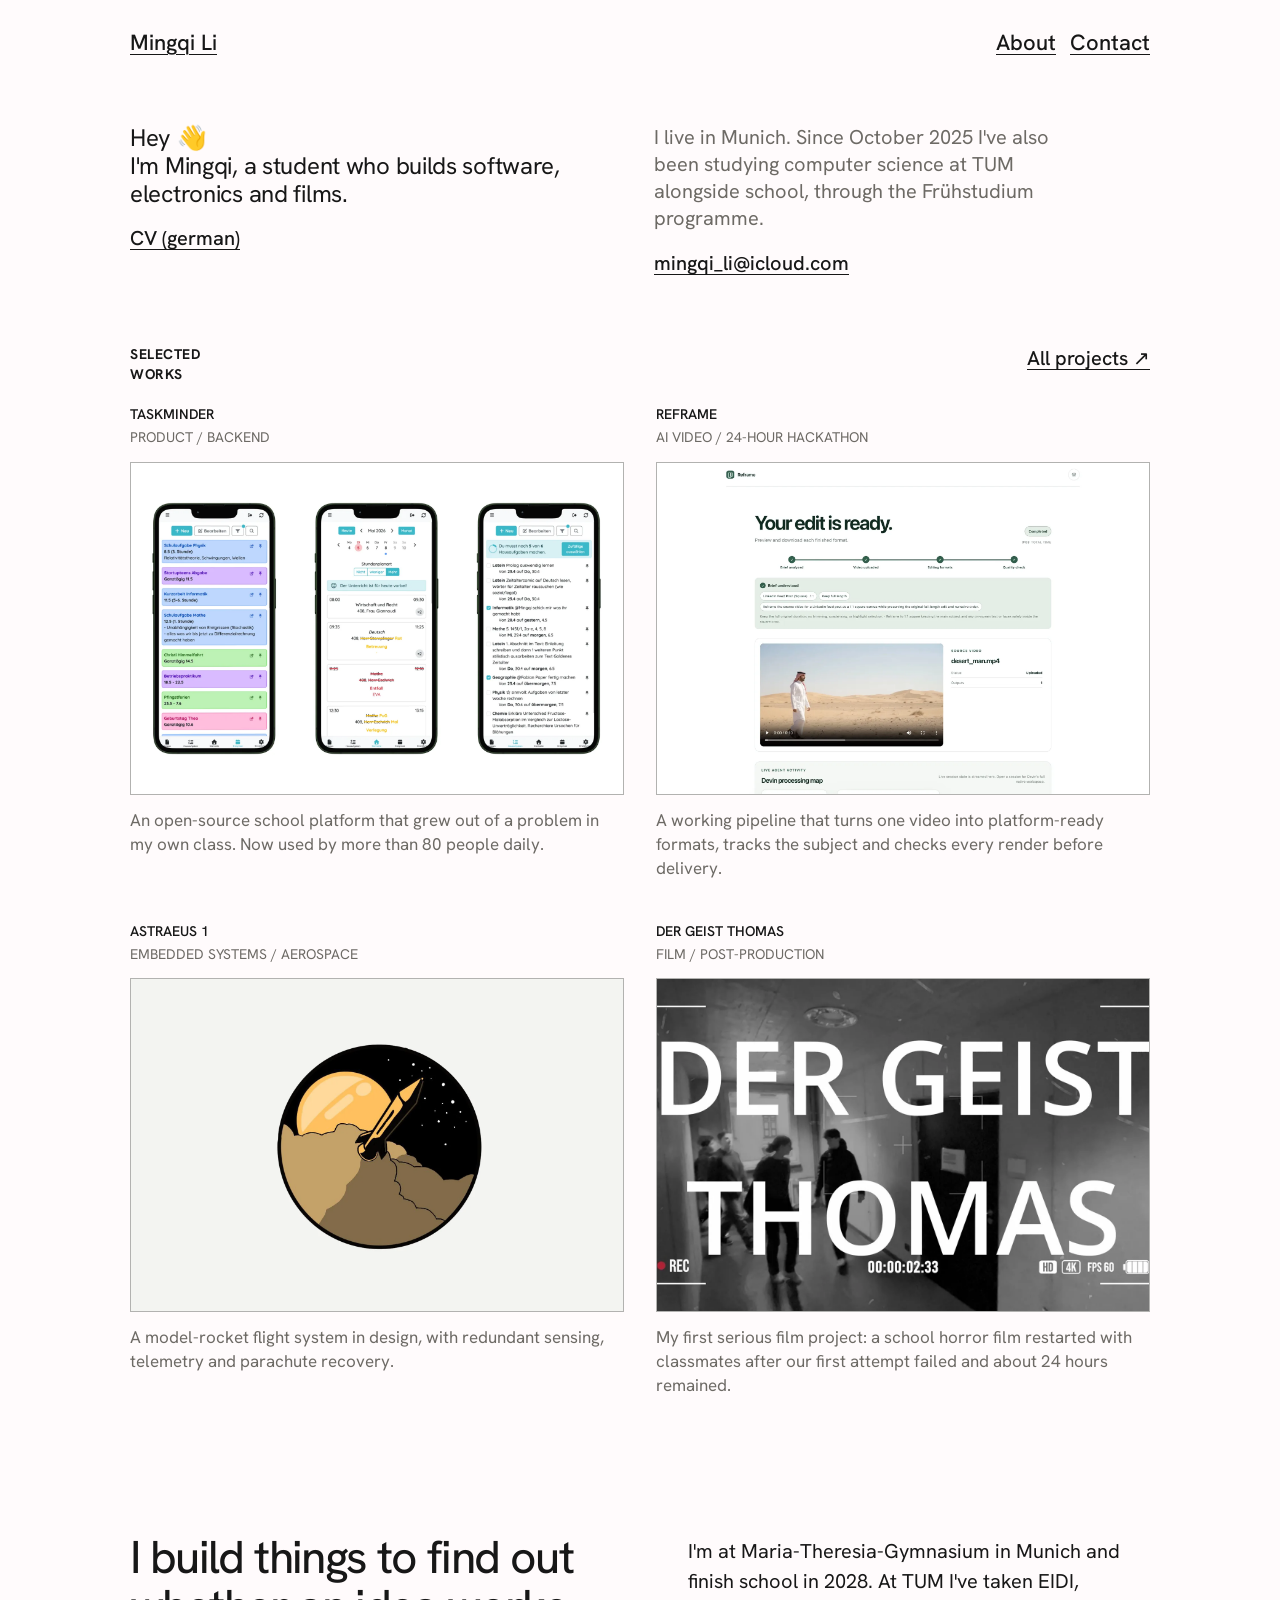
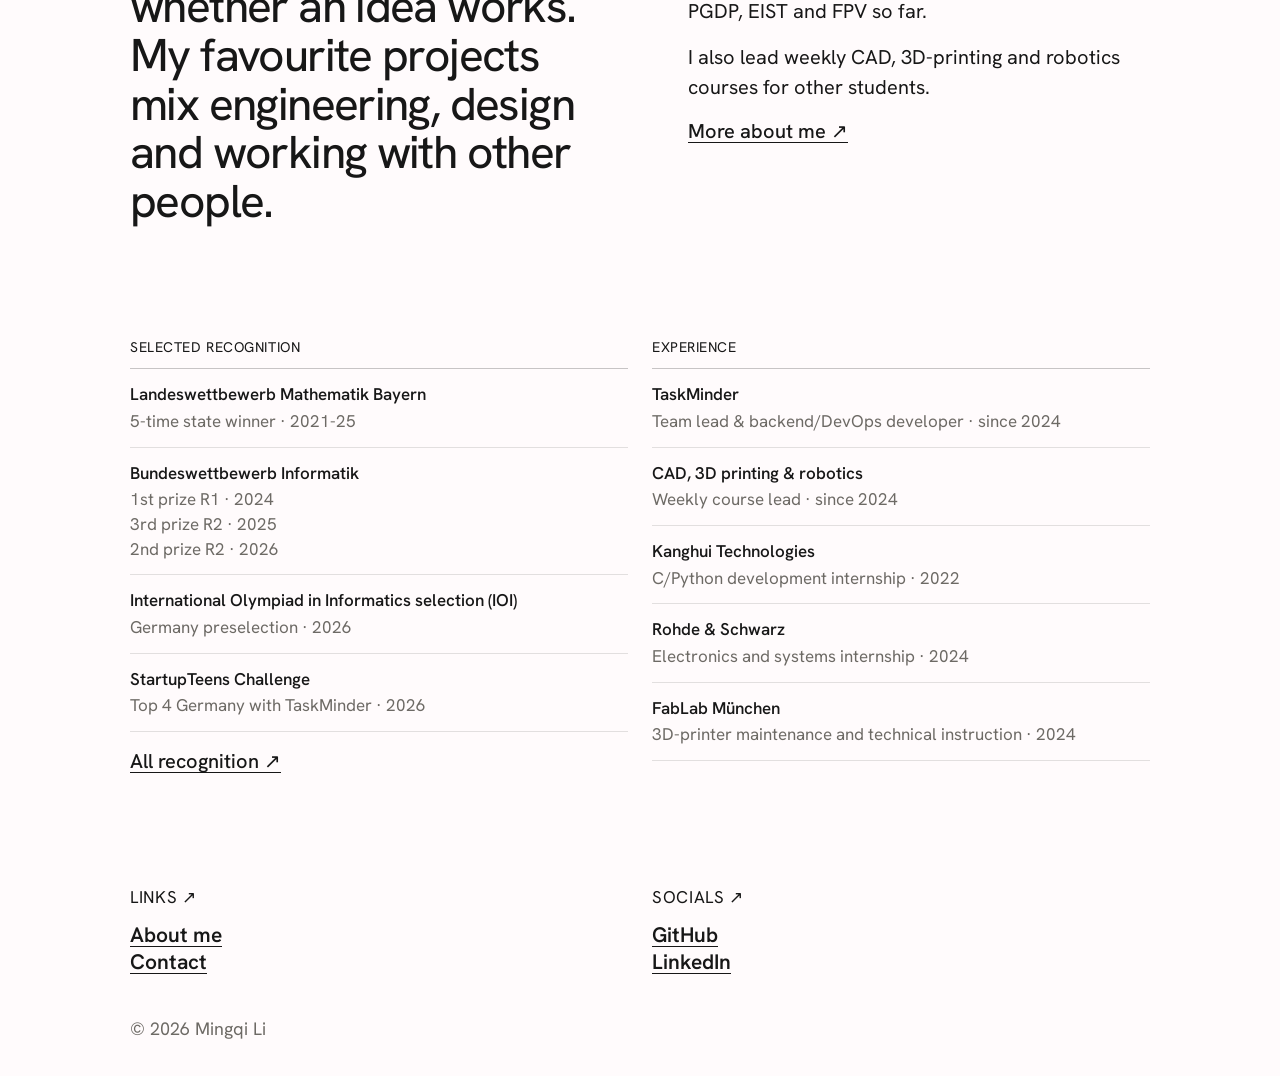
<file: index.html>
<!DOCTYPE html>
<html lang="en">
<head>
  <meta charset="utf-8">
  <meta name="viewport" content="width=device-width, initial-scale=1">
  <title>Mingqi Li</title>
  <meta name="description" content="Mingqi Li is a Munich-based student building software products, embedded systems and media projects.">
  <link rel="canonical" href="https://mingqi.li/">
  <link rel="icon" href="data:image/svg+xml,%3Csvg xmlns='http://www.w3.org/2000/svg' viewBox='0 0 100 100'%3E%3Ctext y='.9em' font-size='90'%3EM%3C/text%3E%3C/svg%3E">
  <link rel="preconnect" href="https://fonts.googleapis.com">
  <link rel="preconnect" href="https://fonts.gstatic.com" crossorigin>
  <link href="https://fonts.googleapis.com/css2?family=Hanken+Grotesk:wght@400;500;600;700&amp;display=swap" rel="stylesheet">
  <link rel="stylesheet" href="css/design-system.css">
  <link rel="stylesheet" href="css/site.css">
</head>
<body class="baseline-home">
  <nav class="site-nav">
    <div class="wrap nav-inner">
      <a class="brand" href="/">Mingqi Li</a>
      <div class="nav-links" aria-label="Primary navigation">
        <a href="about/">About</a>
        <a href="contact/">Contact</a>
      </div>
    </div>
  </nav>

  <main id="top">
    <header class="baseline-intro">
      <div class="wrap intro-grid">
        <div>
          <p class="intro-title">Hey 👋<br>I'm Mingqi, a student who builds software, electronics and films.</p>
          <a class="baseline-link" href="assets/documents/resume.pdf" target="_blank" rel="noopener">CV (german)</a>
        </div>
        <div class="intro-side">
          <p>I live in Munich. Since October 2025 I've also been studying computer science at TUM alongside school, through the Frühstudium programme.</p>
          <a class="baseline-link" href="mailto:mingqi_li@icloud.com">mingqi_li@icloud.com</a>
        </div>
      </div>
    </header>

    <section class="baseline-work" id="work">
      <div class="wrap">
        <div class="work-header">
          <p class="baseline-section-label">Selected<br>works</p>
          <a class="baseline-link more-projects" href="projects/">All projects</a>
        </div>
        <div class="project-grid">
          <article class="project">
            <a class="project-link" href="projects/taskminder.html">
              <div class="project-topline">
                <h2>TaskMinder</h2>
              </div>
              <p class="project-meta">Product / Backend</p>
              <div class="project-media">
                <img src="assets/taskminder/cover.webp" alt="Concept illustration of the TaskMinder school-organisation platform" width="1600" height="1100">
              </div>
              <p>An open-source school platform that grew out of a problem in my own class. Now used by more than 80 people daily.</p>
            </a>
          </article>

          <article class="project">
            <a class="project-link" href="projects/reframe.html">
              <div class="project-topline">
                <h2>Reframe</h2>
              </div>
              <p class="project-meta">AI video / 24-hour hackathon</p>
              <div class="project-media project-media--top">
                <img src="assets/reframe/results.webp" alt="Reframe results screen showing a completed video crop and its automated quality checks" width="1743" height="3600">
              </div>
              <p>A working pipeline that turns one video into platform-ready formats, tracks the subject and checks every render before delivery.</p>
            </a>
          </article>

          <article class="project">
            <a class="project-link" href="projects/astraeus-1.html">
              <div class="project-topline">
                <h2>Astraeus 1</h2>
              </div>
              <p class="project-meta">Embedded systems / Aerospace</p>
              <div class="project-media">
                <img src="assets/astraeus-1/cover.webp" alt="Astraeus 1 logo: a rocket rising through smoke past a planet against a starry sky" width="1600" height="1100" loading="lazy">
              </div>
              <p>A model-rocket flight system in design, with redundant sensing, telemetry and parachute recovery.</p>
            </a>
          </article>

          <article class="project">
            <a class="project-link" href="projects/der-geist-thomas.html">
              <div class="project-topline">
                <h2 lang="de">Der Geist Thomas</h2>
              </div>
              <p class="project-meta">Film / Post-production</p>
              <div class="project-media">
                <img src="assets/der-geist-thomas/poster.webp" alt="Title card for Der Geist Thomas over a black-and-white school hallway scene" width="1600" height="900" loading="lazy">
              </div>
              <p>My first serious film project: a school horror film restarted with classmates after our first attempt failed and about 24 hours remained.</p>
            </a>
          </article>
        </div>
      </div>
    </section>

    <section class="baseline-about" id="about">
      <div class="wrap about-text-grid">
        <div>
          <p class="about-statement">I build things to find out whether an idea works. My favourite projects mix engineering, design and working with other people.</p>
        </div>
        <div class="about-detail">
          <p>I'm at Maria-Theresia-Gymnasium in Munich and finish school in 2028. At TUM I've taken EIDI, PGDP, EIST and FPV so far.</p>
          <p>I also lead weekly CAD, 3D-printing and robotics courses for other students.</p>
          <a class="baseline-link" href="about/">More about me</a>
        </div>
      </div>
    </section>

    <section class="baseline-record" id="experience">
      <div class="wrap record-grid">
        <div>
          <p class="baseline-section-label">Selected recognition</p>
          <div class="compact-list">
            <div><strong>Landeswettbewerb Mathematik Bayern</strong><span>5-time state winner · 2021-25</span></div>
            <div><strong>Bundeswettbewerb Informatik</strong><span>1st prize R1 · 2024<br>3rd prize R2 · 2025<br>2nd prize R2 · 2026</span></div>
            <div><strong>International Olympiad in Informatics selection (IOI)</strong><span>Germany preselection · 2026</span></div>
            <div><strong>StartupTeens Challenge</strong><span>Top 4 Germany with TaskMinder · 2026</span></div>
          </div>
          <a class="baseline-link" href="recognition/">All recognition</a>
        </div>
        <div>
          <p class="baseline-section-label">Experience</p>
          <div class="compact-list">
            <div><strong>TaskMinder</strong><span>Team lead &amp; backend/DevOps developer · since 2024</span></div>
            <div><strong>CAD, 3D printing &amp; robotics</strong><span>Weekly course lead · since 2024</span></div>
            <div><strong>Kanghui Technologies</strong><span>C/Python development internship · 2022</span></div>
            <div><strong>Rohde &amp; Schwarz</strong><span>Electronics and systems internship · 2024</span></div>
            <div><strong>FabLab München</strong><span>3D-printer maintenance and technical instruction · 2024</span></div>
          </div>
        </div>
      </div>
    </section>
  </main>

  <footer class="baseline-footer" id="contact">
    <div class="wrap footer-grid">
      <div>
        <p class="baseline-section-label">Links</p>
        <a href="about/">About me</a><br>
        <a href="contact/">Contact</a>
      </div>
      <div>
        <p class="baseline-section-label">Socials</p>
        <a href="https://github.com/skynightgamer" target="_blank" rel="noopener">GitHub</a><br>
        <a href="https://www.linkedin.com/in/mingqi-li-tm/" target="_blank" rel="noopener">LinkedIn</a>
      </div>
    </div>
    <div class="wrap baseline-copyright">© 2026 Mingqi Li</div>
  </footer>
</body>
</html>
</file>
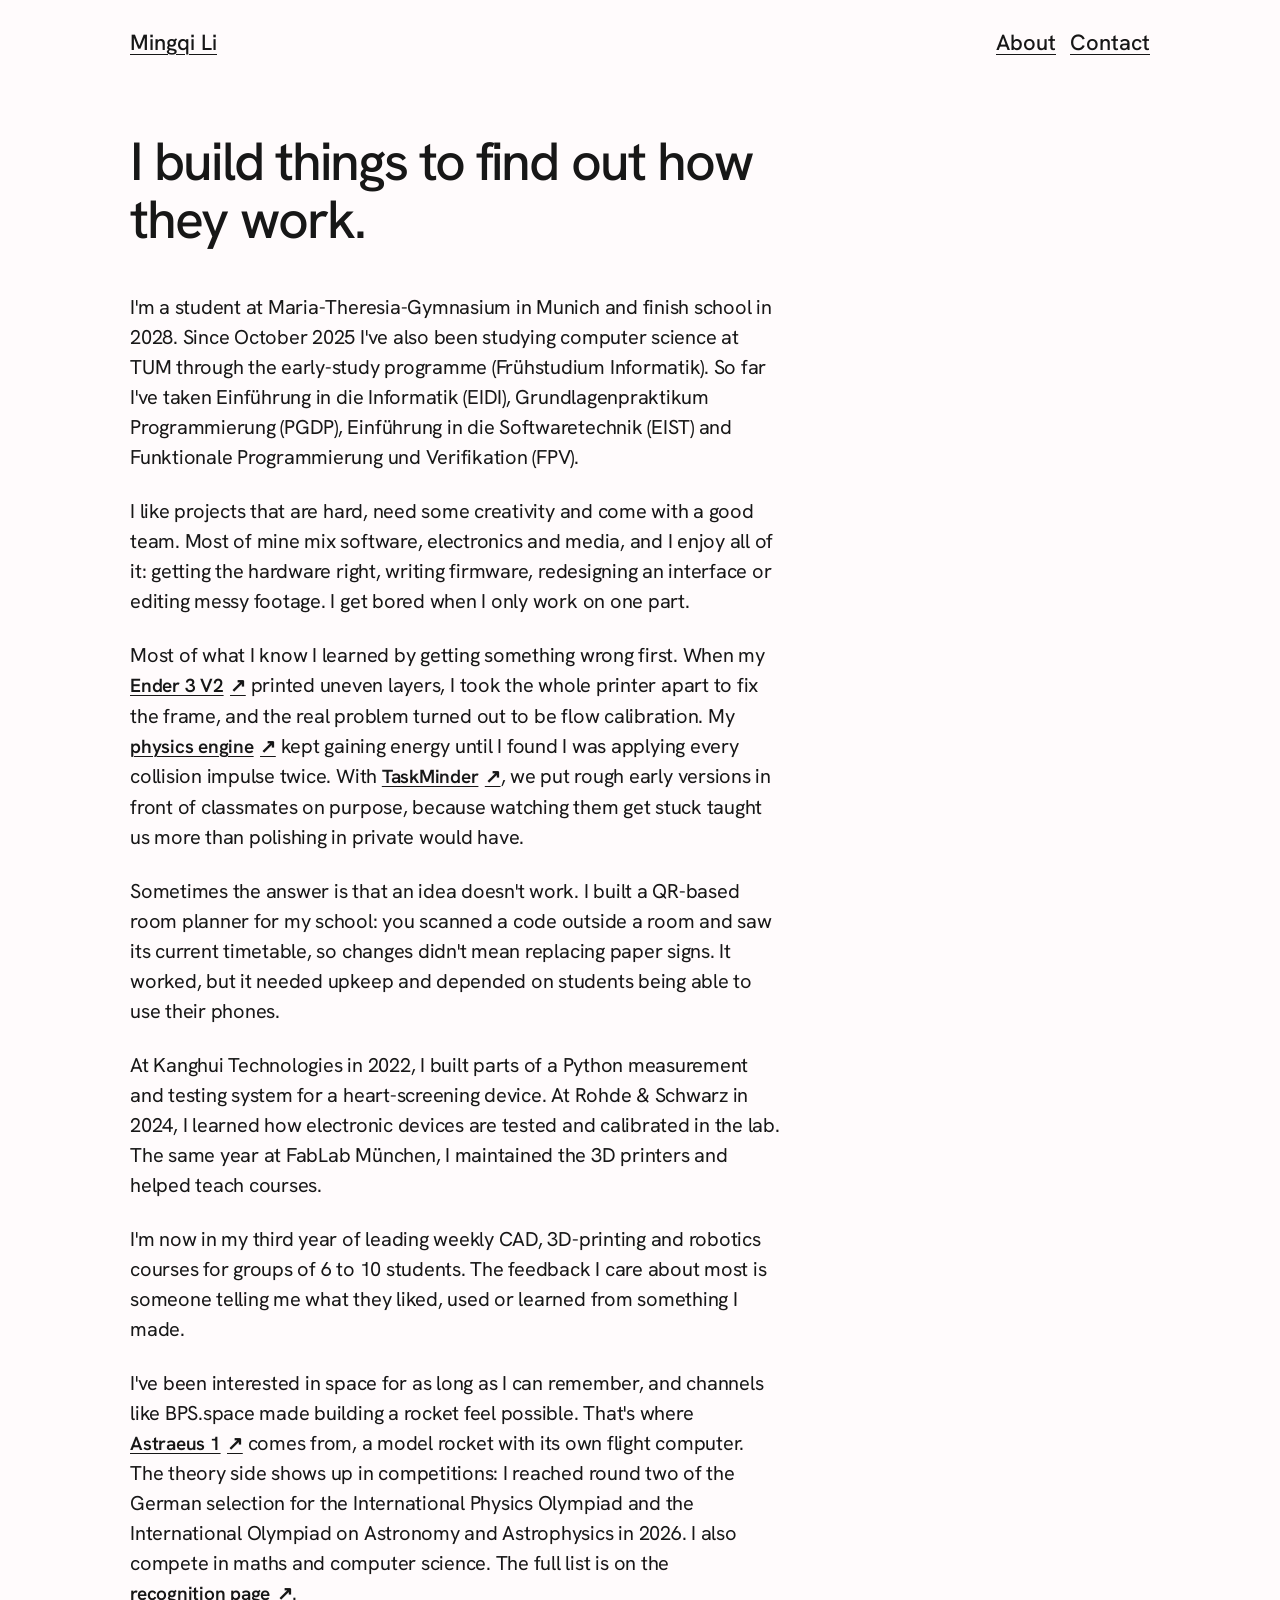
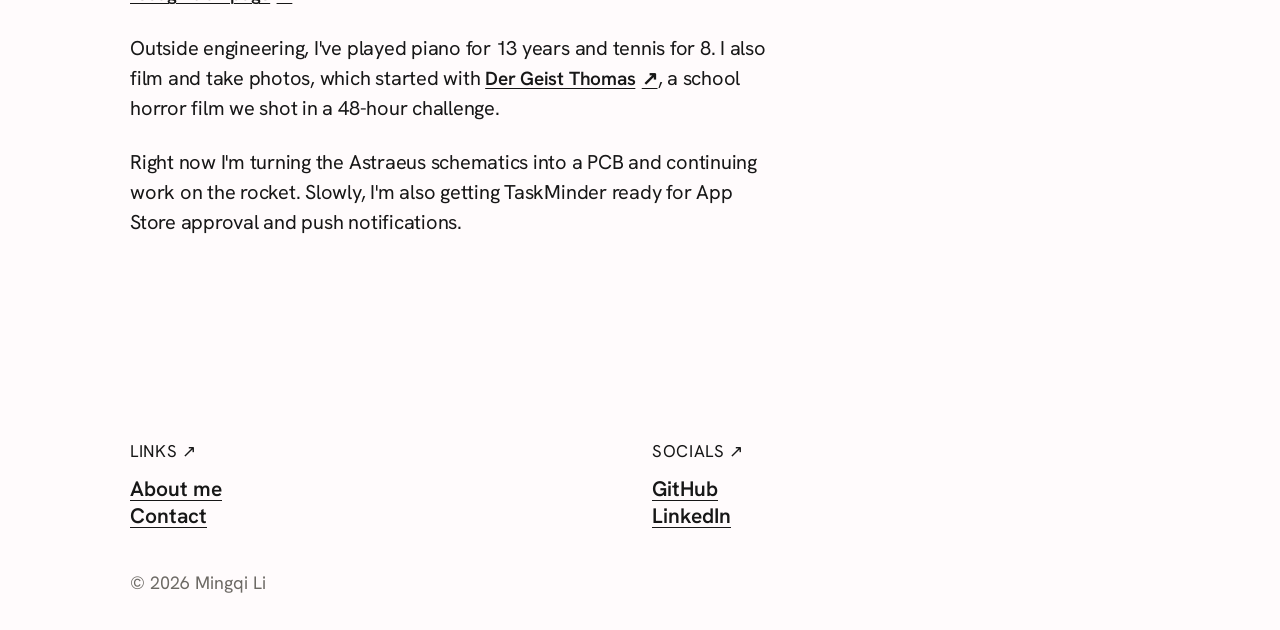
<file: about/index.html>
<!DOCTYPE html>
<html lang="en">
<head>
  <meta charset="utf-8">
  <meta name="viewport" content="width=device-width, initial-scale=1">
  <title>About - Mingqi Li</title>
  <meta name="description" content="About Mingqi Li, a Munich-based student engineer working across software, electronics and media.">
  <link rel="canonical" href="https://mingqi.li/about/">
  <link rel="icon" href="data:image/svg+xml,%3Csvg xmlns='http://www.w3.org/2000/svg' viewBox='0 0 100 100'%3E%3Ctext y='.9em' font-size='90'%3EM%3C/text%3E%3C/svg%3E">
  <link rel="preconnect" href="https://fonts.googleapis.com">
  <link rel="preconnect" href="https://fonts.gstatic.com" crossorigin>
  <link href="https://fonts.googleapis.com/css2?family=Hanken+Grotesk:wght@400;500;600;700&amp;display=swap" rel="stylesheet">
  <link rel="stylesheet" href="../css/design-system.css">
  <link rel="stylesheet" href="../css/site.css">
</head>
<body class="baseline-home about-page">
  <nav class="site-nav">
    <div class="wrap nav-inner">
      <a class="brand" href="/">Mingqi Li</a>
      <div class="nav-links" aria-label="Primary navigation">
        <a href="./" aria-current="page">About</a>
        <a href="../contact/">Contact</a>
      </div>
    </div>
  </nav>

  <main>
    <article class="wrap about-main">
      <h1>I build things to find out how they work.</h1>

      <div class="about-body">
        <p>I'm a student at Maria-Theresia-Gymnasium in Munich and finish school in 2028. Since October 2025 I've also been studying computer science at TUM through the early-study programme (Frühstudium Informatik). So far I've taken Einführung in die Informatik (EIDI), Grundlagenpraktikum Programmierung (PGDP), Einführung in die Softwaretechnik (EIST) and Funktionale Programmierung und Verifikation (FPV).</p>

        <p>I like projects that are hard, need some creativity and come with a good team. Most of mine mix software, electronics and media, and I enjoy all of it: getting the hardware right, writing firmware, redesigning an interface or editing messy footage. I get bored when I only work on one part.</p>

        <p>Most of what I know I learned by getting something wrong first. When my <a class="text-link" href="../projects/ender-3-v2.html">Ender 3 V2</a> printed uneven layers, I took the whole printer apart to fix the frame, and the real problem turned out to be flow calibration. My <a class="text-link" href="../projects/physics-engine.html">physics engine</a> kept gaining energy until I found I was applying every collision impulse twice. With <a class="text-link" href="../projects/taskminder.html">TaskMinder</a>, we put rough early versions in front of classmates on purpose, because watching them get stuck taught us more than polishing in private would have.</p>

        <p>Sometimes the answer is that an idea doesn't work. I built a QR-based room planner for my school: you scanned a code outside a room and saw its current timetable, so changes didn't mean replacing paper signs. It worked, but it needed upkeep and depended on students being able to use their phones.</p>

        <p>At Kanghui Technologies in 2022, I built parts of a Python measurement and testing system for a heart-screening device. At Rohde &amp; Schwarz in 2024, I learned how electronic devices are tested and calibrated in the lab. The same year at FabLab München, I maintained the 3D printers and helped teach courses.</p>

        <p>I'm now in my third year of leading weekly CAD, 3D-printing and robotics courses for groups of 6 to 10 students. The feedback I care about most is someone telling me what they liked, used or learned from something I made.</p>

        <p>I've been interested in space for as long as I can remember, and channels like BPS.space made building a rocket feel possible. That's where <a class="text-link" href="../projects/astraeus-1.html">Astraeus 1</a> comes from, a model rocket with its own flight computer. The theory side shows up in competitions: I reached round two of the German selection for the International Physics Olympiad and the International Olympiad on Astronomy and Astrophysics in 2026. I also compete in maths and computer science. The full list is on the <a class="text-link" href="../recognition/">recognition page</a>.</p>

        <p>Outside engineering, I've played piano for 13 years and tennis for 8. I also film and take photos, which started with <a class="text-link" href="../projects/der-geist-thomas.html">Der Geist Thomas</a>, a school horror film we shot in a 48-hour challenge.</p>

        <p>Right now I'm turning the Astraeus schematics into a PCB and continuing work on the rocket. Slowly, I'm also getting TaskMinder ready for App Store approval and push notifications.</p>
      </div>
    </article>
  </main>

  <footer class="baseline-footer" id="contact">
    <div class="wrap footer-grid">
      <div>
        <p class="baseline-section-label">Links</p>
        <a href="../about/">About me</a><br>
        <a href="../contact/">Contact</a>
      </div>
      <div>
        <p class="baseline-section-label">Socials</p>
        <a href="https://github.com/skynightgamer" target="_blank" rel="noopener">GitHub</a><br>
        <a href="https://www.linkedin.com/in/mingqi-li-tm/" target="_blank" rel="noopener">LinkedIn</a>
      </div>
    </div>
    <div class="wrap baseline-copyright">© 2026 Mingqi Li</div>
  </footer>
</body>
</html>
</file>
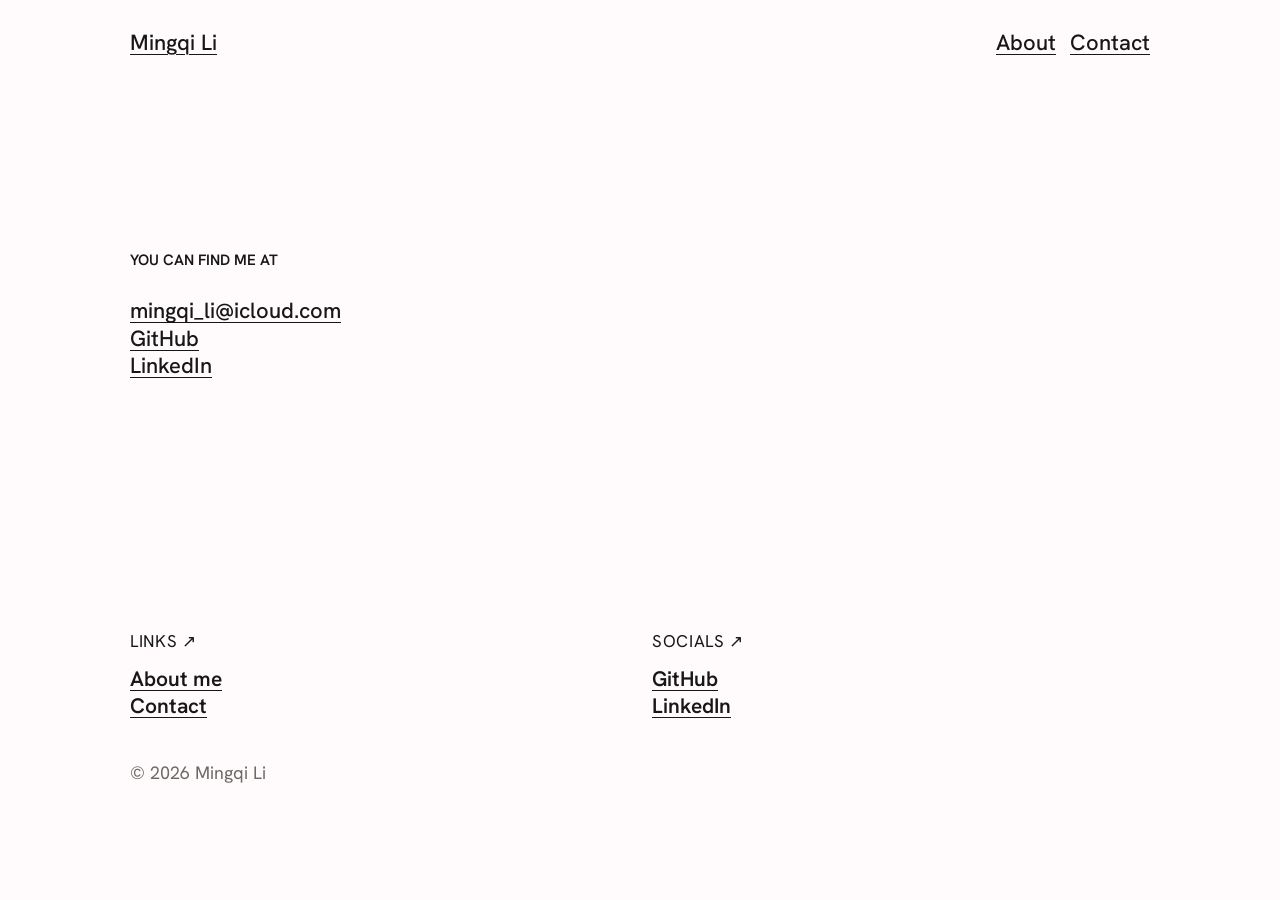
<file: contact/index.html>
<!DOCTYPE html>
<html lang="en">
<head>
  <meta charset="utf-8">
  <meta name="viewport" content="width=device-width, initial-scale=1">
  <title>Contact - Mingqi Li</title>
  <meta name="description" content="Contact Mingqi Li by email, GitHub or LinkedIn.">
  <link rel="canonical" href="https://mingqi.li/contact/">
  <link rel="icon" href="data:image/svg+xml,%3Csvg xmlns='http://www.w3.org/2000/svg' viewBox='0 0 100 100'%3E%3Ctext y='.9em' font-size='90'%3EM%3C/text%3E%3C/svg%3E">
  <link rel="preconnect" href="https://fonts.googleapis.com">
  <link rel="preconnect" href="https://fonts.gstatic.com" crossorigin>
  <link href="https://fonts.googleapis.com/css2?family=Hanken+Grotesk:wght@400;500;600;700&amp;display=swap" rel="stylesheet">
  <link rel="stylesheet" href="../css/design-system.css">
  <link rel="stylesheet" href="../css/site.css">
</head>
<body class="baseline-home contact-page">
  <nav class="site-nav">
    <div class="wrap nav-inner">
      <a class="brand" href="/">Mingqi Li</a>
      <div class="nav-links" aria-label="Primary navigation">
        <a href="../about/">About</a>
        <a href="./" aria-current="page">Contact</a>
      </div>
    </div>
  </nav>

  <main class="wrap contact-main">
    <p class="contact-eyebrow">You can find me at</p>
    <div class="contact-links">
      <a href="mailto:mingqi_li@icloud.com">mingqi_li@icloud.com</a>
      <a href="https://github.com/skynightgamer" target="_blank" rel="noopener">GitHub</a>
      <a href="https://www.linkedin.com/in/mingqi-li-tm/" target="_blank" rel="noopener">LinkedIn</a>
    </div>
  </main>

  <footer class="baseline-footer">
    <div class="wrap footer-grid">
      <div>
        <p class="baseline-section-label">Links</p>
        <a href="../about/">About me</a><br>
        <a href="../contact/">Contact</a>
      </div>
      <div>
        <p class="baseline-section-label">Socials</p>
        <a href="https://github.com/skynightgamer" target="_blank" rel="noopener">GitHub</a><br>
        <a href="https://www.linkedin.com/in/mingqi-li-tm/" target="_blank" rel="noopener">LinkedIn</a>
      </div>
    </div>
    <div class="wrap baseline-copyright">© 2026 Mingqi Li</div>
  </footer>
</body>
</html>
</file>
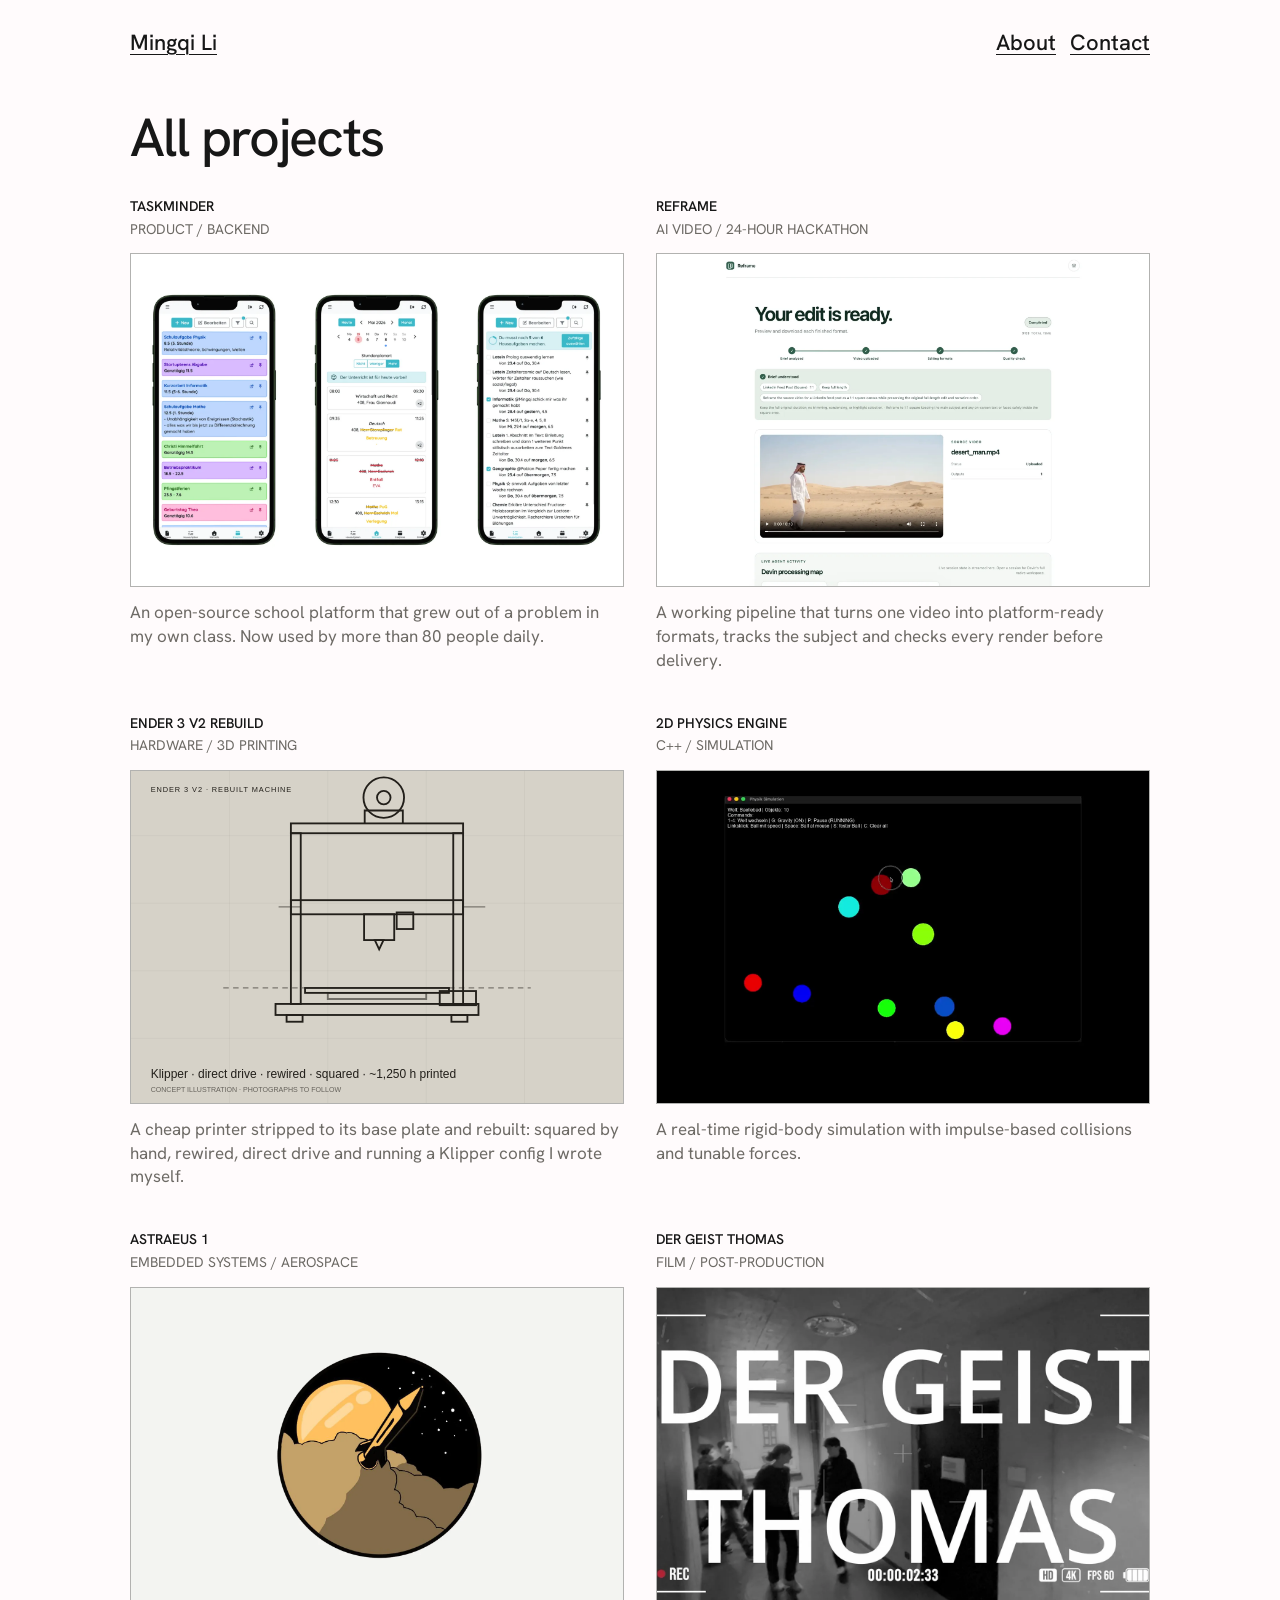
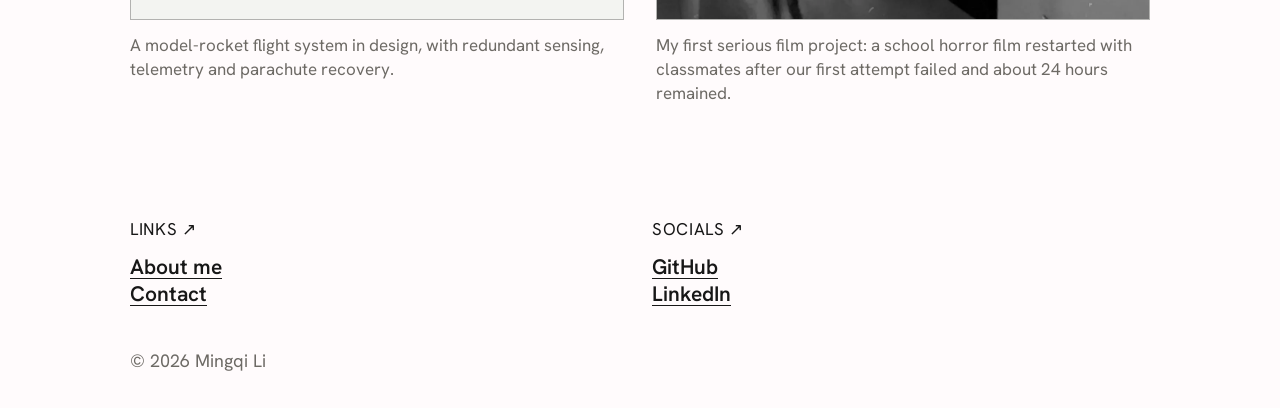
<file: projects/index.html>
<!DOCTYPE html>
<html lang="en">
<head>
  <meta charset="utf-8">
  <meta name="viewport" content="width=device-width, initial-scale=1">
  <title>Projects - Mingqi Li</title>
  <meta name="description" content="All projects by Mingqi Li: software, hardware, simulation and film.">
  <link rel="canonical" href="https://mingqi.li/projects/">
  <link rel="icon" href="data:image/svg+xml,%3Csvg xmlns='http://www.w3.org/2000/svg' viewBox='0 0 100 100'%3E%3Ctext y='.9em' font-size='90'%3EM%3C/text%3E%3C/svg%3E">
  <link rel="preconnect" href="https://fonts.googleapis.com">
  <link rel="preconnect" href="https://fonts.gstatic.com" crossorigin>
  <link href="https://fonts.googleapis.com/css2?family=Hanken+Grotesk:wght@400;500;600;700&amp;display=swap" rel="stylesheet">
  <link rel="stylesheet" href="../css/design-system.css">
  <link rel="stylesheet" href="../css/site.css">
</head>
<body class="baseline-home">
  <nav class="site-nav">
    <div class="wrap nav-inner">
      <a class="brand" href="/">Mingqi Li</a>
      <div class="nav-links" aria-label="Primary navigation">
        <a href="../about/">About</a>
        <a href="../contact/">Contact</a>
      </div>
    </div>
  </nav>

  <main>
    <section class="baseline-work">
      <div class="wrap">
        <h1 class="projects-title">All projects</h1>
        <div class="project-grid">
          <article class="project">
            <a class="project-link" href="taskminder.html">
              <div class="project-topline">
                <h2>TaskMinder</h2>
              </div>
              <p class="project-meta">Product / Backend</p>
              <div class="project-media">
                <img src="../assets/taskminder/cover.webp" alt="Concept illustration of the TaskMinder school-organisation platform" width="1600" height="1100">
              </div>
              <p>An open-source school platform that grew out of a problem in my own class. Now used by more than 80 people daily.</p>
            </a>
          </article>

          <article class="project">
            <a class="project-link" href="reframe.html">
              <div class="project-topline">
                <h2>Reframe</h2>
              </div>
              <p class="project-meta">AI video / 24-hour hackathon</p>
              <div class="project-media project-media--top">
                <img src="../assets/reframe/results.webp" alt="Reframe results screen showing a completed video crop and its automated quality checks" width="1743" height="3600">
              </div>
              <p>A working pipeline that turns one video into platform-ready formats, tracks the subject and checks every render before delivery.</p>
            </a>
          </article>

          <article class="project">
            <a class="project-link" href="ender-3-v2.html">
              <div class="project-topline">
                <h2>Ender 3 V2 Rebuild</h2>
              </div>
              <p class="project-meta">Hardware / 3D printing</p>
              <div class="project-media">
                <img src="../assets/ender-3-v2/cover.svg" alt="Concept illustration of the rebuilt Ender 3 V2 3D printer" width="1600" height="1100">
              </div>
              <p>A cheap printer stripped to its base plate and rebuilt: squared by hand, rewired, direct drive and running a Klipper config I wrote myself.</p>
            </a>
          </article>

          <article class="project">
            <a class="project-link" href="physics-engine.html">
              <div class="project-topline">
                <h2>2D Physics Engine</h2>
              </div>
              <p class="project-meta">C++ / Simulation</p>
              <div class="project-media">
                <video autoplay muted loop playsinline preload="metadata" poster="../assets/physics-engine/poster.webp" aria-hidden="true">
                  <source src="../assets/physics-engine/demo.mp4" type="video/mp4">
                </video>
              </div>
              <p>A real-time rigid-body simulation with impulse-based collisions and tunable forces.</p>
            </a>
          </article>

          <article class="project">
            <a class="project-link" href="astraeus-1.html">
              <div class="project-topline">
                <h2>Astraeus 1</h2>
              </div>
              <p class="project-meta">Embedded systems / Aerospace</p>
              <div class="project-media">
                <img src="../assets/astraeus-1/cover.webp" alt="Astraeus 1 logo: a rocket rising through smoke past a planet against a starry sky" width="1600" height="1100">
              </div>
              <p>A model-rocket flight system in design, with redundant sensing, telemetry and parachute recovery.</p>
            </a>
          </article>

          <article class="project">
            <a class="project-link" href="der-geist-thomas.html">
              <div class="project-topline">
                <h2 lang="de">Der Geist Thomas</h2>
              </div>
              <p class="project-meta">Film / Post-production</p>
              <div class="project-media">
                <img src="../assets/der-geist-thomas/poster.webp" alt="Title card for Der Geist Thomas over a black-and-white school hallway scene" width="1600" height="900">
              </div>
              <p>My first serious film project: a school horror film restarted with classmates after our first attempt failed and about 24 hours remained.</p>
            </a>
          </article>
        </div>
      </div>
    </section>
  </main>

  <footer class="baseline-footer" id="contact">
    <div class="wrap footer-grid">
      <div>
        <p class="baseline-section-label">Links</p>
        <a href="../about/">About me</a><br>
        <a href="../contact/">Contact</a>
      </div>
      <div>
        <p class="baseline-section-label">Socials</p>
        <a href="https://github.com/skynightgamer" target="_blank" rel="noopener">GitHub</a><br>
        <a href="https://www.linkedin.com/in/mingqi-li-tm/" target="_blank" rel="noopener">LinkedIn</a>
      </div>
    </div>
    <div class="wrap baseline-copyright">© 2026 Mingqi Li</div>
  </footer>
</body>
</html>
</file>
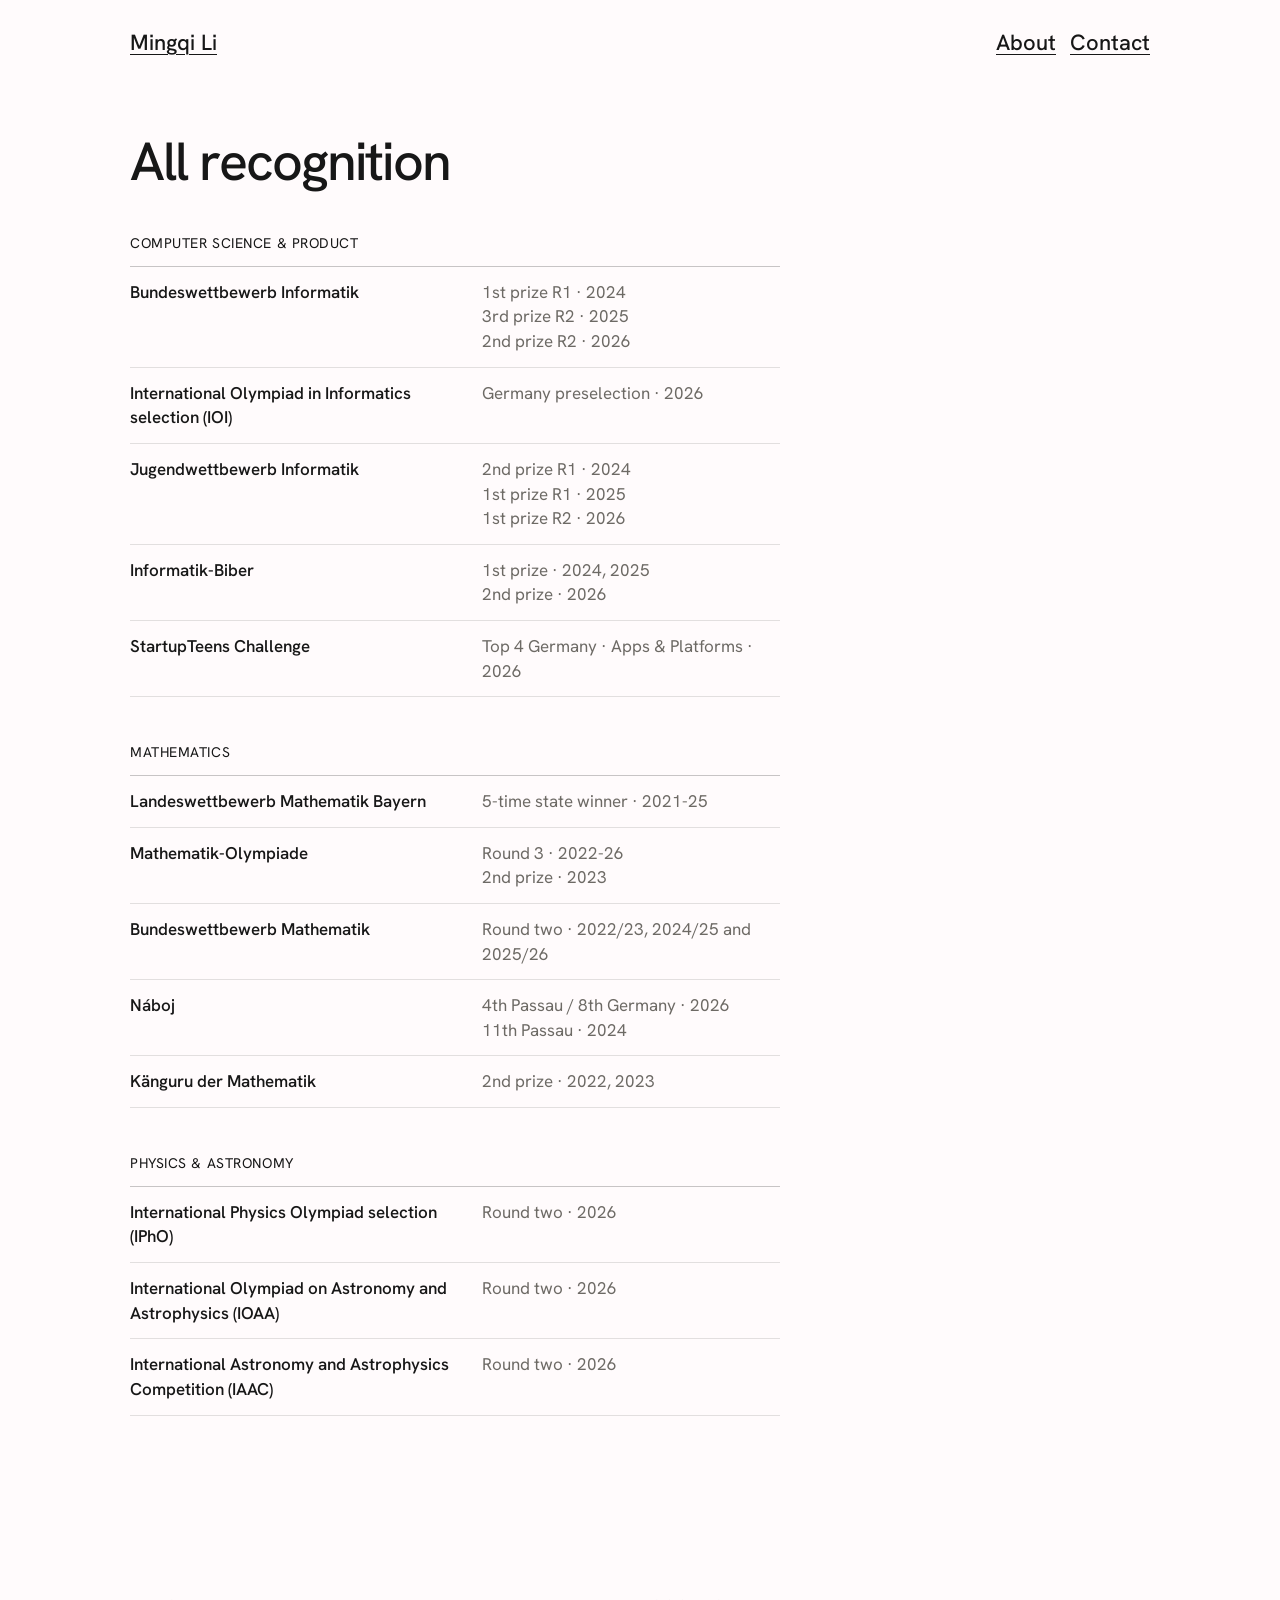
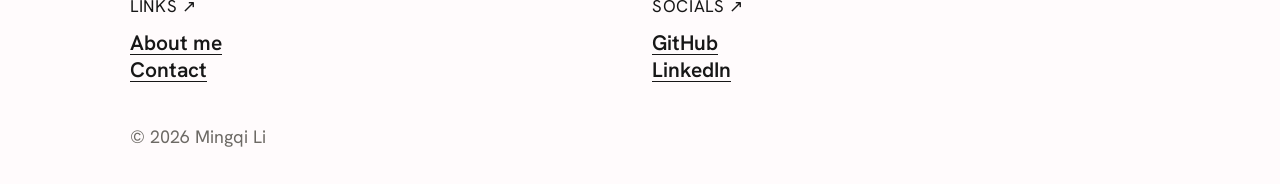
<file: recognition/index.html>
<!DOCTYPE html>
<html lang="en">
<head>
  <meta charset="utf-8">
  <meta name="viewport" content="width=device-width, initial-scale=1">
  <title>Recognition - Mingqi Li</title>
  <meta name="description" content="Competition results and recognition for Mingqi Li in computer science, mathematics, physics and astronomy.">
  <link rel="canonical" href="https://mingqi.li/recognition/">
  <link rel="icon" href="data:image/svg+xml,%3Csvg xmlns='http://www.w3.org/2000/svg' viewBox='0 0 100 100'%3E%3Ctext y='.9em' font-size='90'%3EM%3C/text%3E%3C/svg%3E">
  <link rel="preconnect" href="https://fonts.googleapis.com">
  <link rel="preconnect" href="https://fonts.gstatic.com" crossorigin>
  <link href="https://fonts.googleapis.com/css2?family=Hanken+Grotesk:wght@400;500;600;700&amp;display=swap" rel="stylesheet">
  <link rel="stylesheet" href="../css/design-system.css">
  <link rel="stylesheet" href="../css/site.css">
</head>
<body class="baseline-home about-page">
  <nav class="site-nav">
    <div class="wrap nav-inner">
      <a class="brand" href="/">Mingqi Li</a>
      <div class="nav-links" aria-label="Primary navigation">
        <a href="../about/">About</a>
        <a href="../contact/">Contact</a>
      </div>
    </div>
  </nav>

  <main>
    <article class="wrap about-main">
      <h1>All recognition</h1>

      <section class="recognition-group" aria-labelledby="recognition-cs">
        <p class="baseline-section-label" id="recognition-cs">Computer science &amp; product</p>
        <div class="compact-list">
          <div><strong>Bundeswettbewerb Informatik</strong><span>1st prize R1 · 2024<br>3rd prize R2 · 2025<br>2nd prize R2 · 2026</span></div>
          <div><strong>International Olympiad in Informatics selection (IOI)</strong><span>Germany preselection · 2026</span></div>
          <div><strong>Jugendwettbewerb Informatik</strong><span>2nd prize R1 · 2024<br>1st prize R1 · 2025<br>1st prize R2 · 2026</span></div>
          <div><strong>Informatik-Biber</strong><span>1st prize · 2024, 2025<br>2nd prize · 2026</span></div>
          <div><strong>StartupTeens Challenge</strong><span>Top 4 Germany · Apps &amp; Platforms · 2026</span></div>
        </div>
      </section>

      <section class="recognition-group" aria-labelledby="recognition-maths">
        <p class="baseline-section-label" id="recognition-maths">Mathematics</p>
        <div class="compact-list">
          <div><strong>Landeswettbewerb Mathematik Bayern</strong><span>5-time state winner · 2021-25</span></div>
          <div><strong>Mathematik-Olympiade</strong><span>Round 3 · 2022-26<br>2nd prize · 2023</span></div>
          <div><strong>Bundeswettbewerb Mathematik</strong><span>Round two · 2022/23, 2024/25 and 2025/26</span></div>
          <div><strong>Náboj</strong><span>4th Passau / 8th Germany · 2026<br>11th Passau · 2024</span></div>
          <div><strong>Känguru der Mathematik</strong><span>2nd prize · 2022, 2023</span></div>
        </div>
      </section>

      <section class="recognition-group" aria-labelledby="recognition-science">
        <p class="baseline-section-label" id="recognition-science">Physics &amp; astronomy</p>
        <div class="compact-list">
          <div><strong>International Physics Olympiad selection (IPhO)</strong><span>Round two · 2026</span></div>
          <div><strong>International Olympiad on Astronomy and Astrophysics (IOAA)</strong><span>Round two · 2026</span></div>
          <div><strong>International Astronomy and Astrophysics Competition (IAAC)</strong><span>Round two · 2026</span></div>
        </div>
      </section>
    </article>
  </main>

  <footer class="baseline-footer" id="contact">
    <div class="wrap footer-grid">
      <div>
        <p class="baseline-section-label">Links</p>
        <a href="../about/">About me</a><br>
        <a href="../contact/">Contact</a>
      </div>
      <div>
        <p class="baseline-section-label">Socials</p>
        <a href="https://github.com/skynightgamer" target="_blank" rel="noopener">GitHub</a><br>
        <a href="https://www.linkedin.com/in/mingqi-li-tm/" target="_blank" rel="noopener">LinkedIn</a>
      </div>
    </div>
    <div class="wrap baseline-copyright">© 2026 Mingqi Li</div>
  </footer>
</body>
</html>
</file>
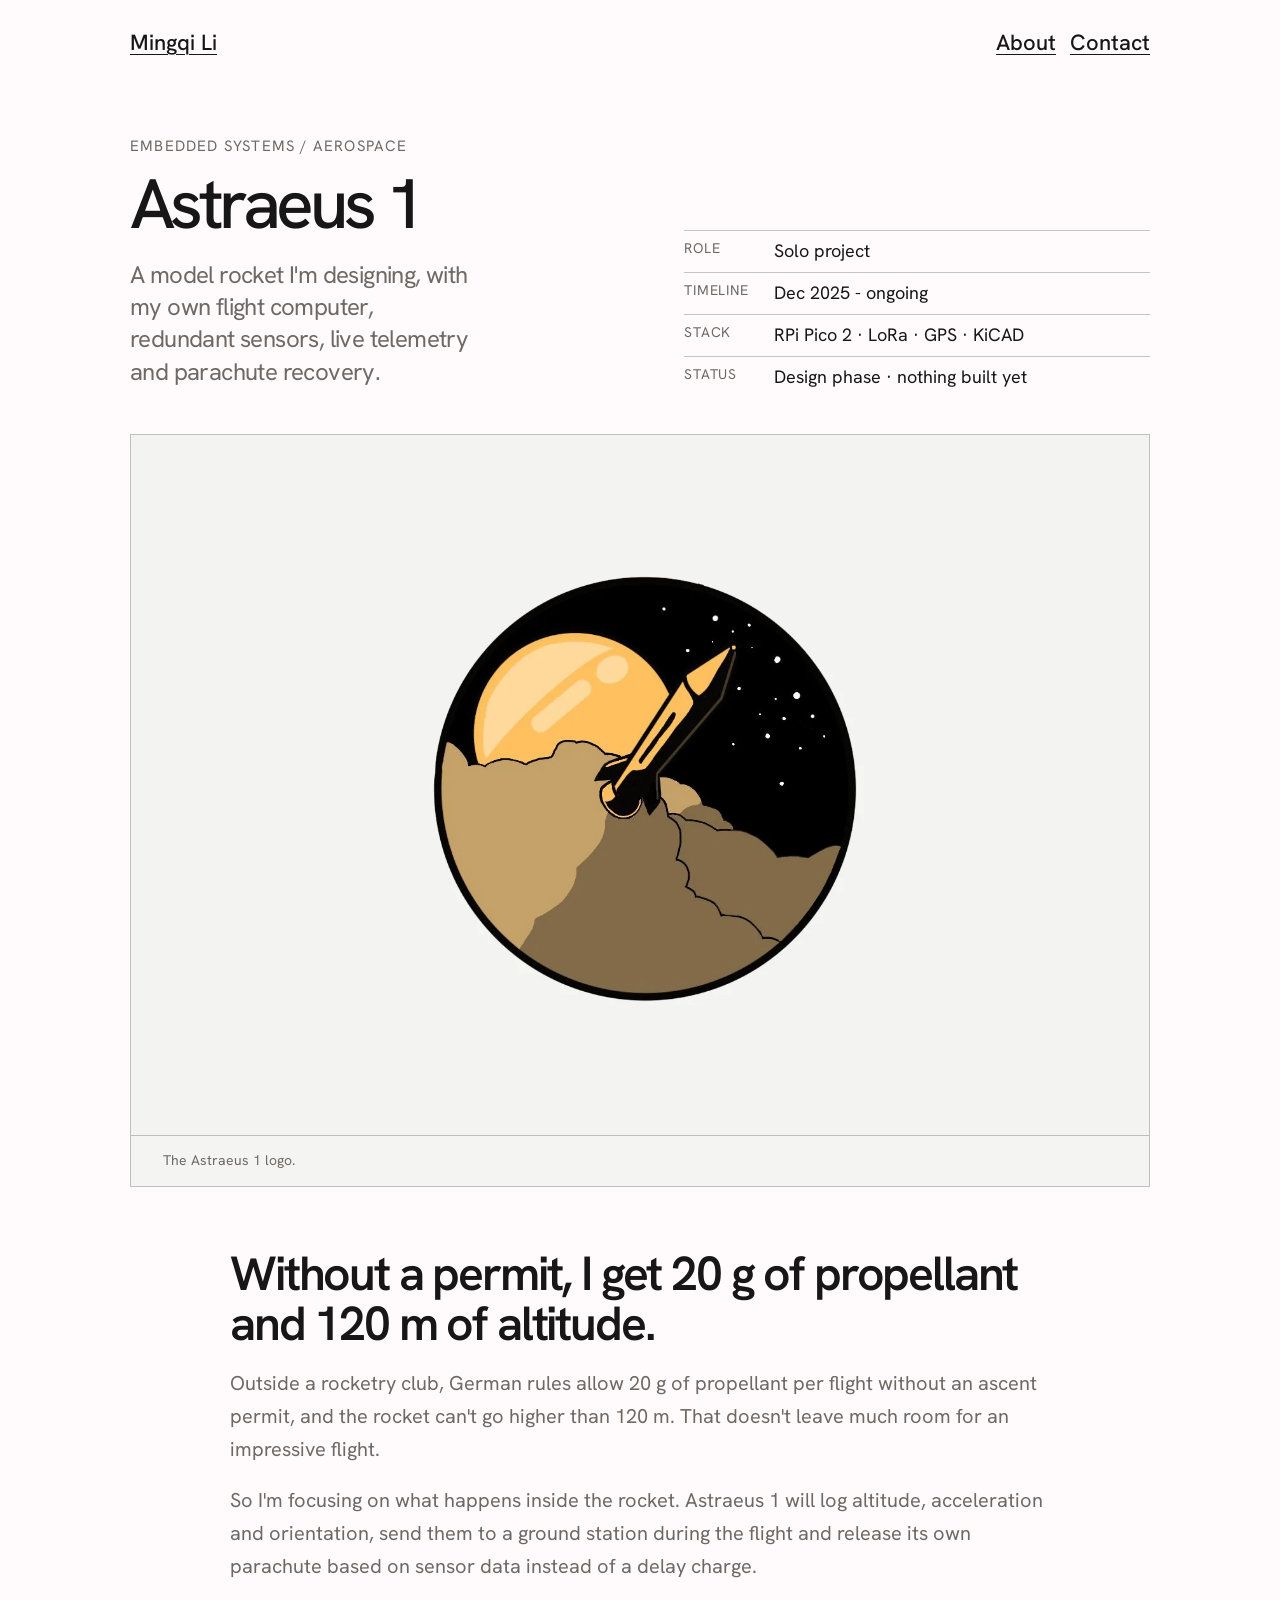
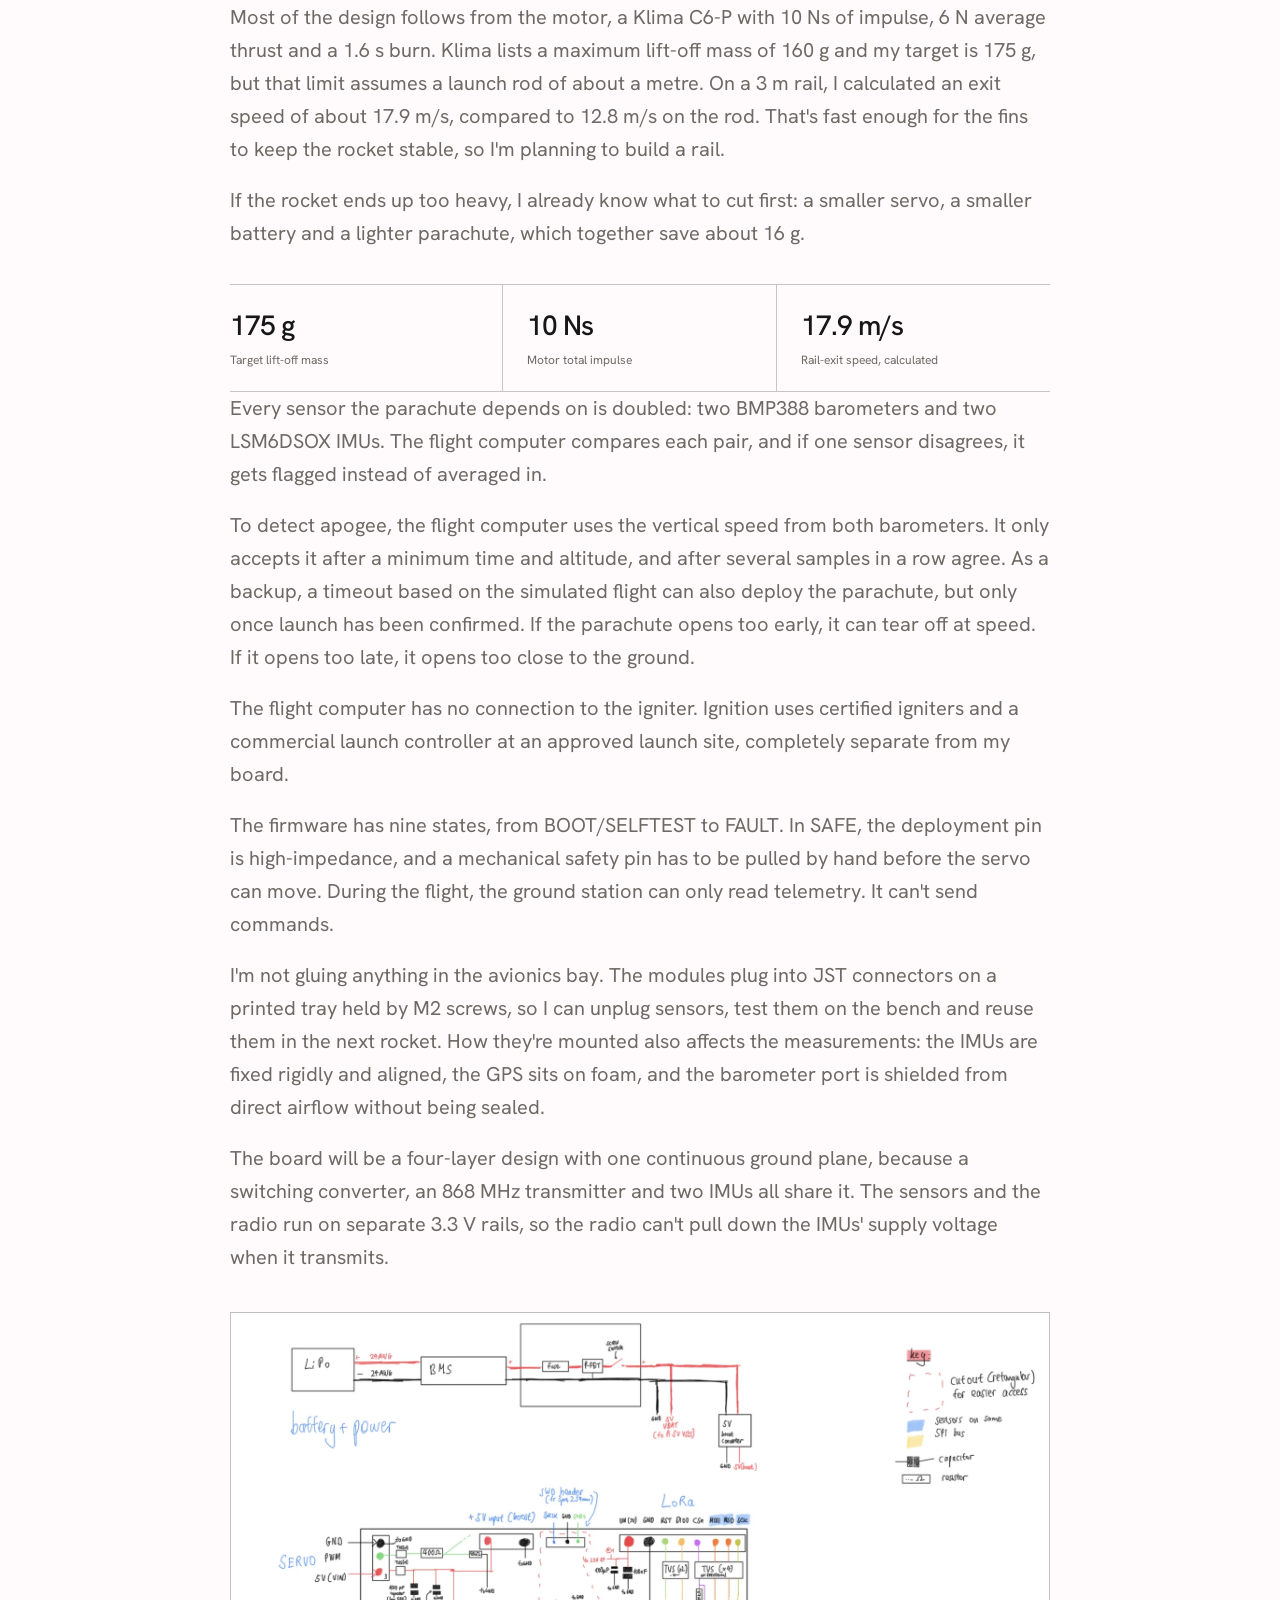
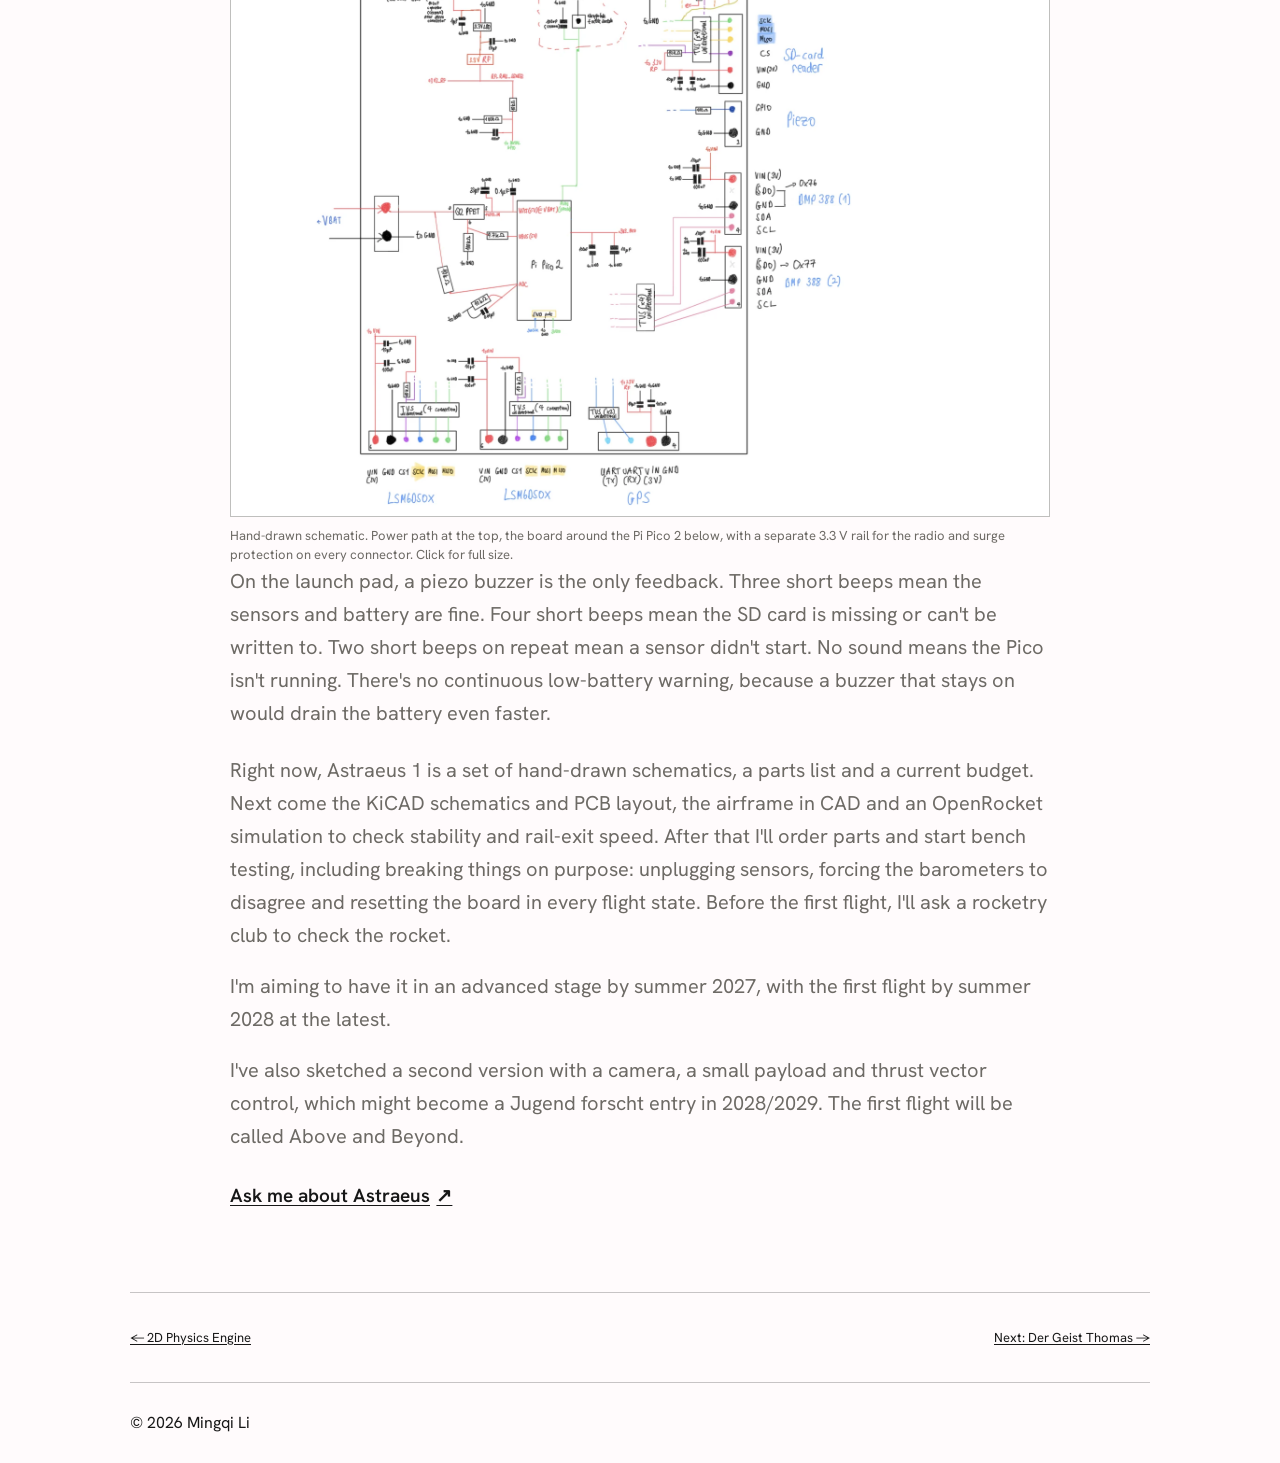
<file: projects/astraeus-1.html>
<!DOCTYPE html>
<html lang="en">
<head>
  <meta charset="utf-8">
  <meta name="viewport" content="width=device-width, initial-scale=1">
  <title>Astraeus 1 - Mingqi Li</title>
  <meta name="description" content="A model rocket built around its avionics: redundant sensors, parachute deployment decided in software, live telemetry, and a 20 g motor that set most of the design.">
  <link rel="canonical" href="https://mingqi.li/projects/astraeus-1.html">
  <link rel="preconnect" href="https://fonts.googleapis.com">
  <link rel="preconnect" href="https://fonts.gstatic.com" crossorigin>
  <link href="https://fonts.googleapis.com/css2?family=Hanken+Grotesk:wght@400;500;600;700&amp;display=swap" rel="stylesheet">
  <link rel="stylesheet" href="../css/design-system.css">
  <link rel="stylesheet" href="../css/site.css">
</head>
<body class="project-page astraeus-page">
  <nav class="site-nav">
    <div class="wrap nav-inner">
      <a class="brand" href="/">Mingqi Li</a>
      <div class="nav-links"><a href="../about/">About</a><a href="../contact/">Contact</a></div>
    </div>
  </nav>

  <main>
    <header class="project-hero">
      <div class="wrap project-hero-grid">
        <div class="project-hero-title">
          <p class="mono-label">Embedded systems / Aerospace</p>
          <h1>Astraeus 1</h1>
          <p class="project-deck project-deck--intro">A model rocket I'm designing, with my own flight computer, redundant sensors, live telemetry and parachute recovery.</p>
        </div>
        <div>
          <dl class="project-facts">
            <div><dt>Role</dt><dd>Solo project</dd></div>
            <div><dt>Timeline</dt><dd>Dec 2025 - ongoing</dd></div>
            <div><dt>Stack</dt><dd>RPi Pico 2 · LoRa · GPS · KiCAD</dd></div>
            <div><dt>Status</dt><dd>Design phase · nothing built yet</dd></div>
          </dl>
        </div>
      </div>
    </header>

    <figure class="case-cover">
      <img src="../assets/astraeus-1/cover.webp" alt="Astraeus 1 logo: a rocket rising through smoke past a planet against a starry sky" width="1600" height="1100">
      <figcaption>The Astraeus 1 logo.</figcaption>
    </figure>

    <div class="wrap case-study">
      <section class="case-narrative" aria-label="The Astraeus 1 story">
        <div class="case-copy narrative-chapter">
          <h2>Without a permit, I get 20&nbsp;g of propellant and 120&nbsp;m of altitude.</h2>
          <p>Outside a rocketry club, German rules allow 20&nbsp;g of propellant per flight without an ascent permit, and the rocket can't go higher than 120&nbsp;m. That doesn't leave much room for an impressive flight.</p>
          <p>So I'm focusing on what happens inside the rocket. Astraeus 1 will log altitude, acceleration and orientation, send them to a ground station during the flight and release its own parachute based on sensor data instead of a delay charge.</p>
        </div>

        <div class="case-copy narrative-chapter">
          <p>Most of the design follows from the motor, a Klima C6-P with 10&nbsp;Ns of impulse, 6&nbsp;N average thrust and a 1.6&nbsp;s burn. Klima lists a maximum lift-off mass of 160&nbsp;g and my target is 175&nbsp;g, but that limit assumes a launch rod of about a metre. On a 3&nbsp;m rail, I calculated an exit speed of about 17.9&nbsp;m/s, compared to 12.8&nbsp;m/s on the rod. That's fast enough for the fins to keep the rocket stable, so I'm planning to build a rail.</p>
          <p>If the rocket ends up too heavy, I already know what to cut first: a smaller servo, a smaller battery and a lighter parachute, which together save about 16&nbsp;g.</p>
          <div class="result-strip">
            <div class="result"><strong>175 g</strong><span>Target lift-off mass</span></div>
            <div class="result"><strong>10 Ns</strong><span>Motor total impulse</span></div>
            <div class="result"><strong>17.9 m/s</strong><span>Rail-exit speed, calculated</span></div>
          </div>
        </div>

        <div class="case-copy narrative-chapter">
          <p>Every sensor the parachute depends on is doubled: two BMP388 barometers and two LSM6DSOX IMUs. The flight computer compares each pair, and if one sensor disagrees, it gets flagged instead of averaged in.</p>
          <p>To detect apogee, the flight computer uses the vertical speed from both barometers. It only accepts it after a minimum time and altitude, and after several samples in a row agree. As a backup, a timeout based on the simulated flight can also deploy the parachute, but only once launch has been confirmed. If the parachute opens too early, it can tear off at speed. If it opens too late, it opens too close to the ground.</p>
        </div>

        <div class="case-copy narrative-chapter">
          <p>The flight computer has no connection to the igniter. Ignition uses certified igniters and a commercial launch controller at an approved launch site, completely separate from my board.</p>
          <p>The firmware has nine states, from BOOT/SELFTEST to FAULT. In SAFE, the deployment pin is high-impedance, and a mechanical safety pin has to be pulled by hand before the servo can move. During the flight, the ground station can only read telemetry. It can't send commands.</p>
        </div>

        <div class="case-copy narrative-chapter">
          <p>I'm not gluing anything in the avionics bay. The modules plug into JST connectors on a printed tray held by M2 screws, so I can unplug sensors, test them on the bench and reuse them in the next rocket. How they're mounted also affects the measurements: the IMUs are fixed rigidly and aligned, the GPS sits on foam, and the barometer port is shielded from direct airflow without being sealed.</p>
          <p>The board will be a four-layer design with one continuous ground plane, because a switching converter, an 868&nbsp;MHz transmitter and two IMUs all share it. The sensors and the radio run on separate 3.3&nbsp;V rails, so the radio can't pull down the IMUs' supply voltage when it transmits.</p>

          <figure class="story-media story-media--wide">
            <a href="../assets/astraeus-1/schematic-sketch.webp" target="_blank" rel="noopener">
              <img src="../assets/astraeus-1/schematic-sketch.webp" alt="Hand-drawn schematic of the Astraeus 1 flight computer: battery, BMS, fuse and switch at the top; below, the board around a Pi Pico 2 with connectors for the servo, LoRa radio, SD card, piezo, two BMP388 barometers, two LSM6DSOX IMUs and GPS" width="1752" height="1720" loading="lazy">
            </a>
            <figcaption>Hand-drawn schematic. Power path at the top, the board around the Pi Pico 2 below, with a separate 3.3&nbsp;V rail for the radio and surge protection on every connector. Click for full size.</figcaption>
          </figure>
        </div>

        <div class="case-copy narrative-chapter">
          <p>On the launch pad, a piezo buzzer is the only feedback. Three short beeps mean the sensors and battery are fine. Four short beeps mean the SD card is missing or can't be written to. Two short beeps on repeat mean a sensor didn't start. No sound means the Pico isn't running. There's no continuous low-battery warning, because a buzzer that stays on would drain the battery even faster.</p>
        </div>

        <div class="case-copy narrative-chapter narrative-chapter--results">
          <p>Right now, Astraeus 1 is a set of hand-drawn schematics, a parts list and a current budget. Next come the KiCAD schematics and PCB layout, the airframe in CAD and an OpenRocket simulation to check stability and rail-exit speed. After that I'll order parts and start bench testing, including breaking things on purpose: unplugging sensors, forcing the barometers to disagree and resetting the board in every flight state. Before the first flight, I'll ask a rocketry club to check the rocket.</p>
          <p>I'm aiming to have it in an advanced stage by summer 2027, with the first flight by summer 2028 at the latest.</p>
          <p>I've also sketched a second version with a camera, a small payload and thrust vector control, which might become a Jugend forscht entry in 2028/2029. The first flight will be called Above and Beyond.</p>

          <div class="case-links">
            <a class="text-link" href="../contact/">Ask me about Astraeus</a>
          </div>
        </div>
      </section>

      <nav class="case-nav" aria-label="Project navigation">
        <a href="physics-engine.html">← 2D Physics Engine</a>
        <a href="der-geist-thomas.html">Next: <span lang="de">Der Geist Thomas</span> →</a>
      </nav>
    </div>
  </main>

  <footer class="footer">
    <div class="wrap footer-inner"><span>© 2026 Mingqi Li</span></div>
  </footer>
</body>
</html>
</file>
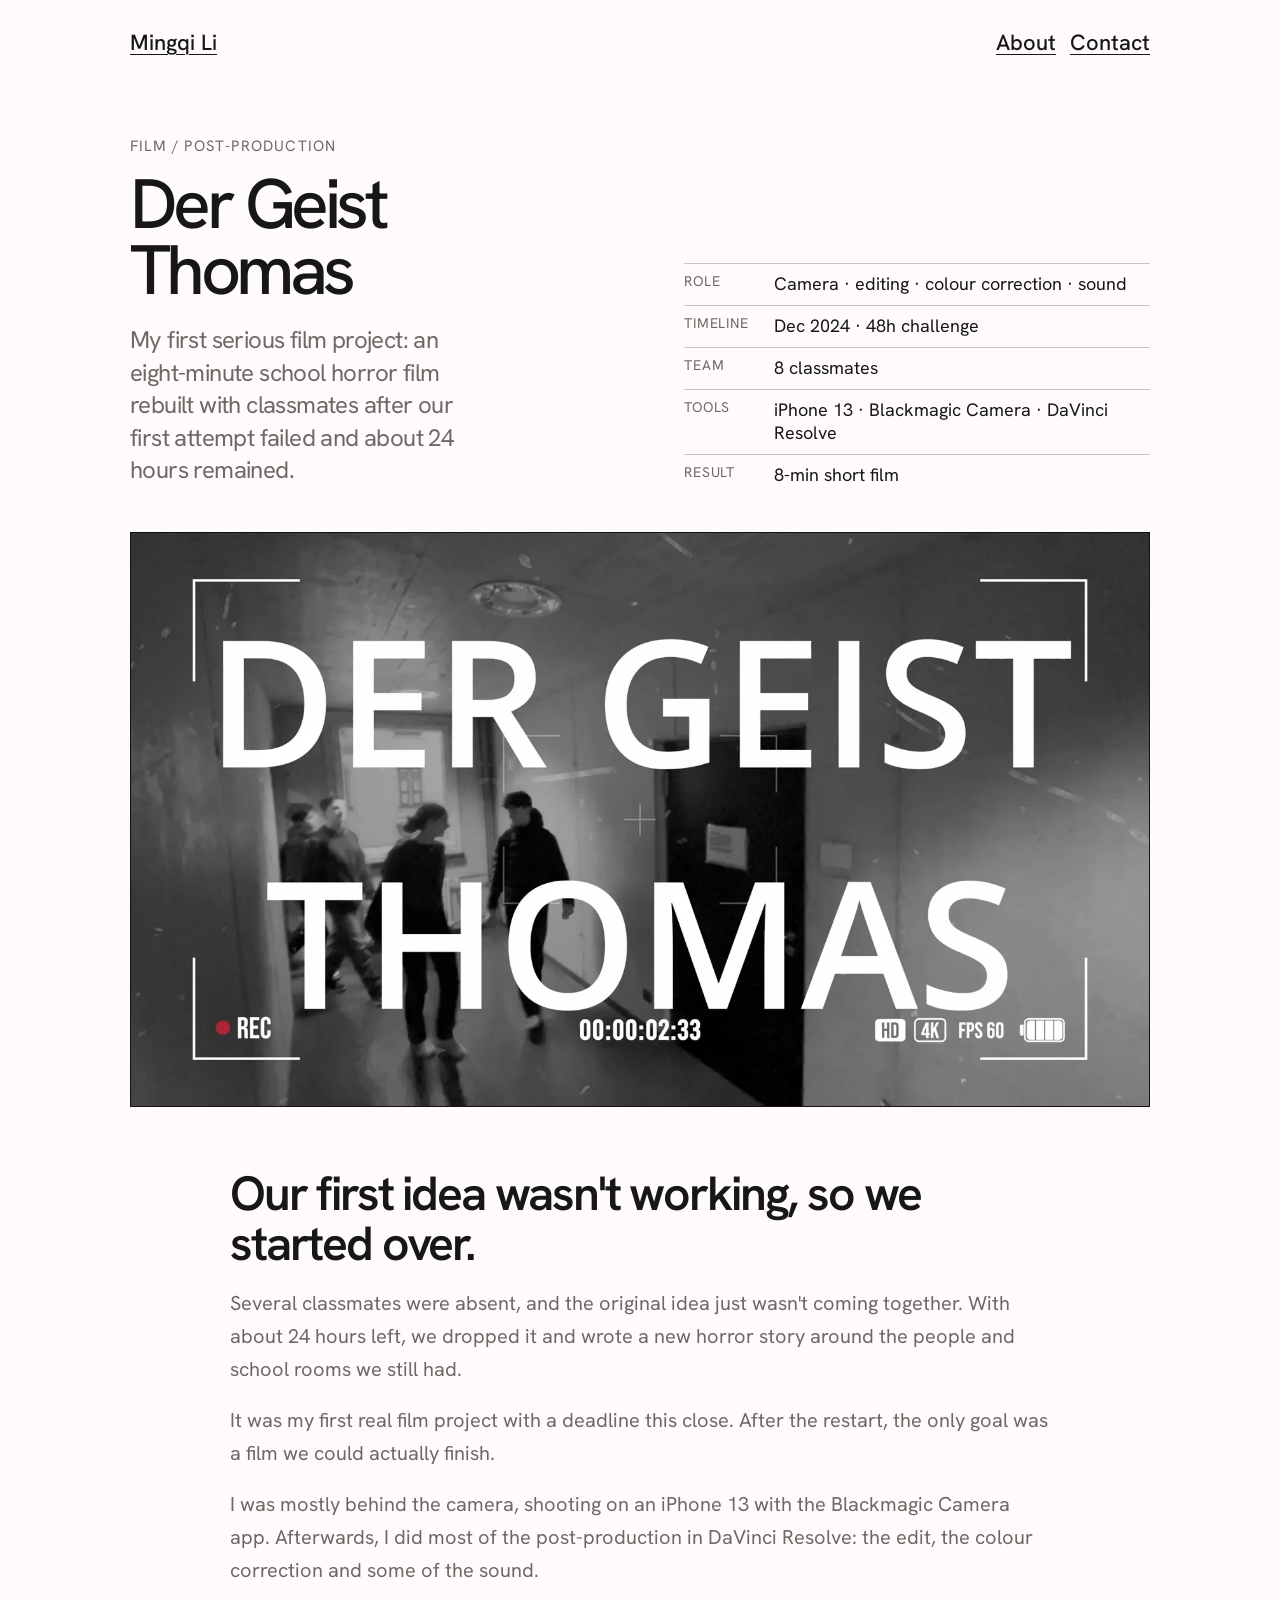
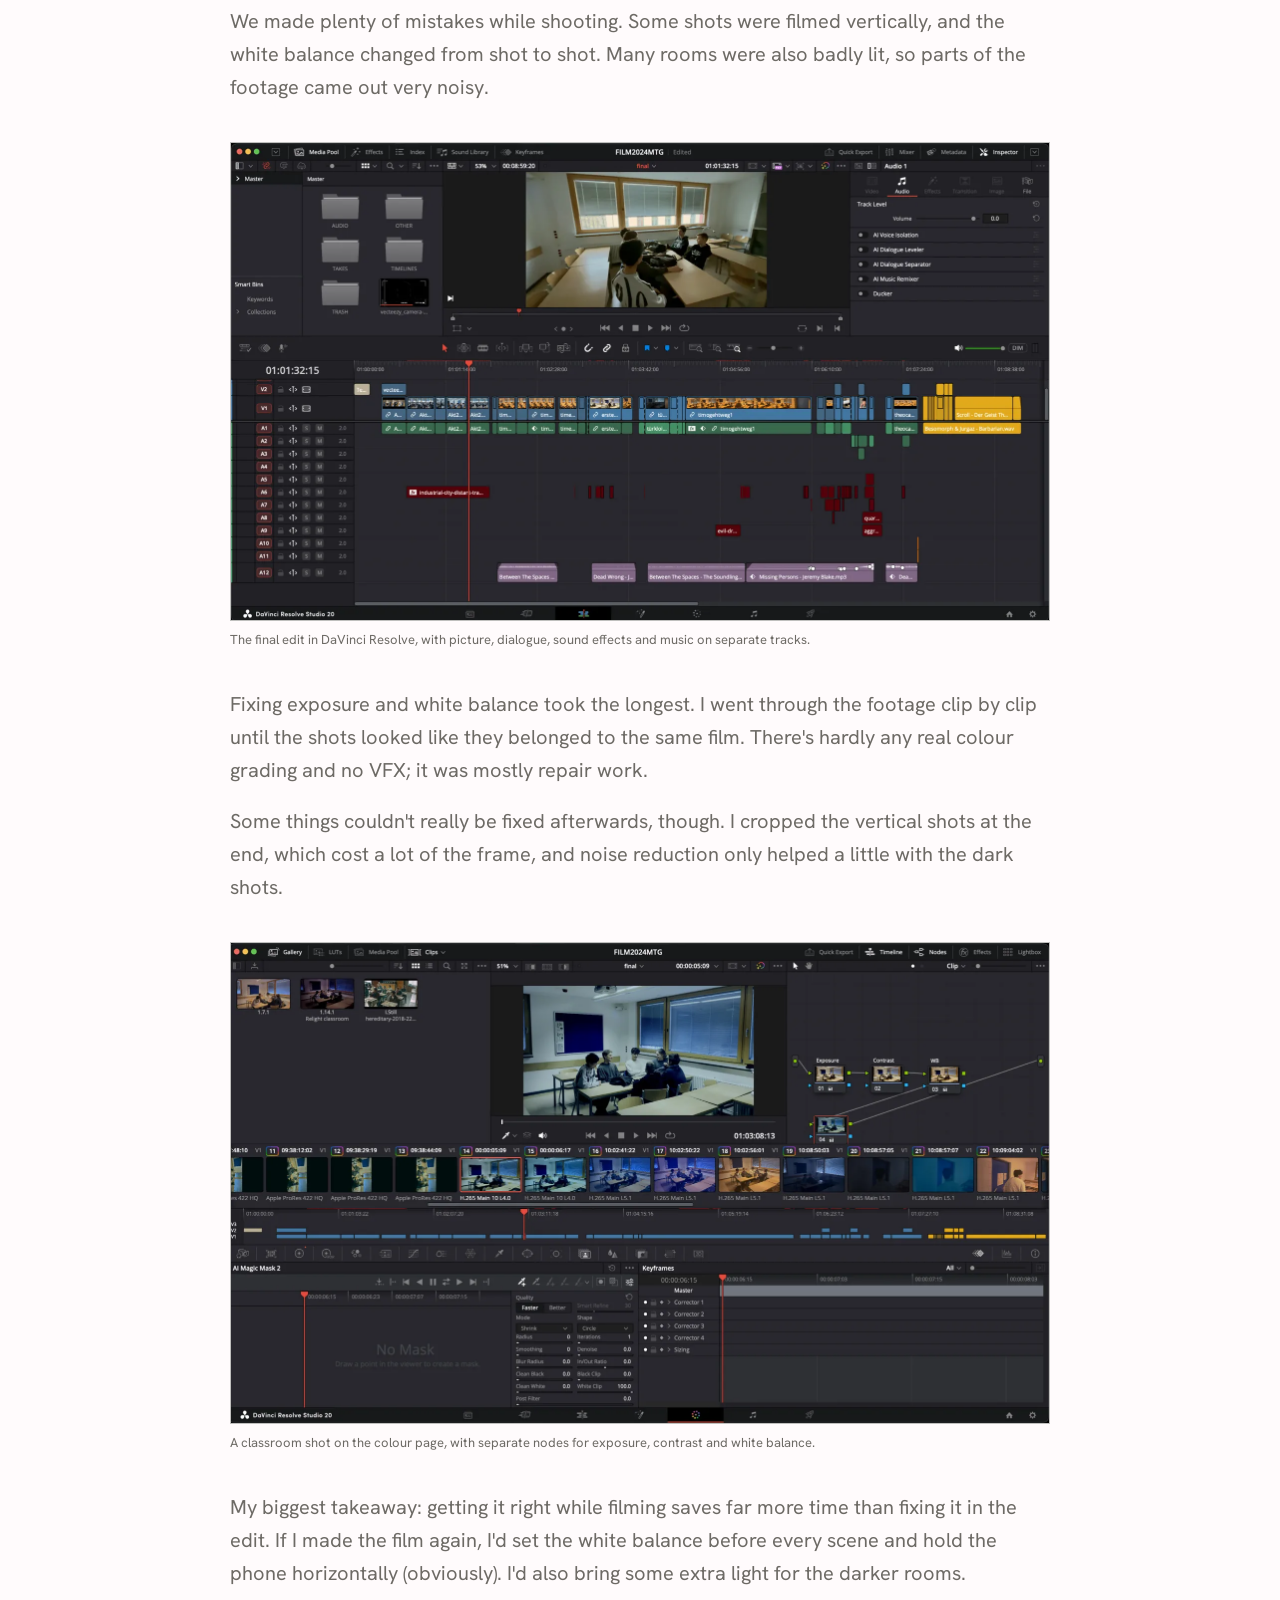
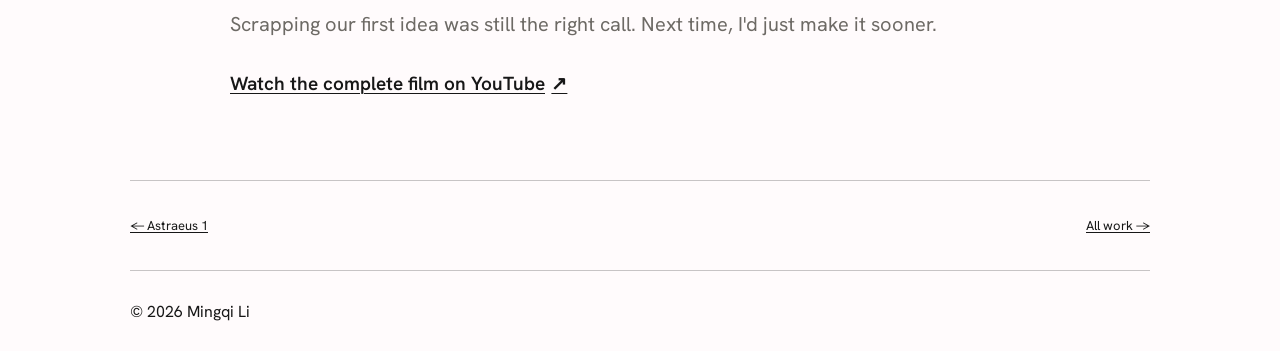
<file: projects/der-geist-thomas.html>
<!DOCTYPE html>
<html lang="en">
<head>
  <meta charset="utf-8">
  <meta name="viewport" content="width=device-width, initial-scale=1">
  <title>Der Geist Thomas - Mingqi Li</title>
  <meta name="description" content="An honest retrospective on Der Geist Thomas, a 2024 school horror film restarted with about 24 hours left and completed through camera work and post-production.">
  <link rel="canonical" href="https://mingqi.li/projects/der-geist-thomas.html">
  <link rel="preconnect" href="https://fonts.googleapis.com">
  <link rel="preconnect" href="https://fonts.gstatic.com" crossorigin>
  <link href="https://fonts.googleapis.com/css2?family=Hanken+Grotesk:wght@400;500;600;700&amp;display=swap" rel="stylesheet">
  <link rel="stylesheet" href="../css/design-system.css">
  <link rel="stylesheet" href="../css/site.css">
</head>
<body class="project-page film-page">
  <nav class="site-nav">
    <div class="wrap nav-inner">
      <a class="brand" href="/">Mingqi Li</a>
      <div class="nav-links"><a href="../about/">About</a><a href="../contact/">Contact</a></div>
    </div>
  </nav>

  <main>
    <header class="project-hero">
      <div class="wrap project-hero-grid">
        <div class="project-hero-title">
          <p class="mono-label">Film / Post-production</p>
          <h1 lang="de">Der Geist Thomas</h1>
          <p class="project-deck project-deck--intro">My first serious film project: an eight-minute school horror film rebuilt with classmates after our first attempt failed and about 24 hours remained.</p>
        </div>
        <div>
          <dl class="project-facts">
            <div><dt>Role</dt><dd>Camera · editing · colour correction · sound</dd></div>
            <div><dt>Timeline</dt><dd>Dec 2024 · 48h challenge</dd></div>
            <div><dt>Team</dt><dd>8 classmates</dd></div>
            <div><dt>Tools</dt><dd>iPhone 13 · Blackmagic Camera · DaVinci Resolve</dd></div>
            <div><dt>Result</dt><dd>8-min short film</dd></div>
          </dl>
        </div>
      </div>
    </header>

    <figure class="case-cover">
      <img src="../assets/der-geist-thomas/poster.webp" alt="Title card for Der Geist Thomas over a black-and-white school hallway scene" width="1600" height="900">
    </figure>

    <div class="wrap case-study">
      <section class="case-narrative" aria-label="The Der Geist Thomas retrospective">
        <div class="case-copy narrative-chapter">
          <h2>Our first idea wasn't working, so we started over.</h2>
          <p>Several classmates were absent, and the original idea just wasn't coming together. With about 24 hours left, we dropped it and wrote a new horror story around the people and school rooms we still had.</p>
          <p>It was my first real film project with a deadline this close. After the restart, the only goal was a film we could actually finish.</p>
        </div>

        <div class="case-copy narrative-chapter">
          <p>I was mostly behind the camera, shooting on an iPhone 13 with the Blackmagic Camera app. Afterwards, I did most of the post-production in DaVinci Resolve: the edit, the colour correction and some of the sound.</p>
          <p>We made plenty of mistakes while shooting. Some shots were filmed vertically, and the white balance changed from shot to shot. Many rooms were also badly lit, so parts of the footage came out very noisy.</p>

          <figure class="story-media story-media--wide">
            <img src="../assets/der-geist-thomas/edit-timeline.webp" alt="DaVinci Resolve edit page showing the final film split across video, dialogue, sound-effect and music tracks" width="1640" height="957" loading="lazy">
            <figcaption>The final edit in DaVinci Resolve, with picture, dialogue, sound effects and music on separate tracks.</figcaption>
          </figure>
        </div>

        <div class="case-copy narrative-chapter">
          <p>Fixing exposure and white balance took the longest. I went through the footage clip by clip until the shots looked like they belonged to the same film. There's hardly any real colour grading and no VFX; it was mostly repair work.</p>
          <p>Some things couldn't really be fixed afterwards, though. I cropped the vertical shots at the end, which cost a lot of the frame, and noise reduction only helped a little with the dark shots.</p>

          <figure class="story-media story-media--wide">
            <img src="../assets/der-geist-thomas/colour-correction.webp" alt="DaVinci Resolve colour page showing a classroom shot and separate exposure, contrast and white-balance correction nodes" width="1640" height="963" loading="lazy">
            <figcaption>A classroom shot on the colour page, with separate nodes for exposure, contrast and white balance.</figcaption>
          </figure>
        </div>

        <div class="case-copy narrative-chapter narrative-chapter--results">
          <p>My biggest takeaway: getting it right while filming saves far more time than fixing it in the edit. If I made the film again, I'd set the white balance before every scene and hold the phone horizontally (obviously). I'd also bring some extra light for the darker rooms.</p>
          <p>Scrapping our first idea was still the right call. Next time, I'd just make it sooner.</p>

          <div class="case-links">
            <a class="text-link" href="https://youtu.be/zep_J7yTP6M" target="_blank" rel="noopener">Watch the complete film on YouTube</a>
          </div>
        </div>
      </section>

      <nav class="case-nav" aria-label="Project navigation">
        <a href="astraeus-1.html">← Astraeus 1</a>
        <a href="../index.html#work">All work →</a>
      </nav>
    </div>
  </main>

  <footer class="footer">
    <div class="wrap footer-inner"><span>© 2026 Mingqi Li</span></div>
  </footer>
</body>
</html>
</file>
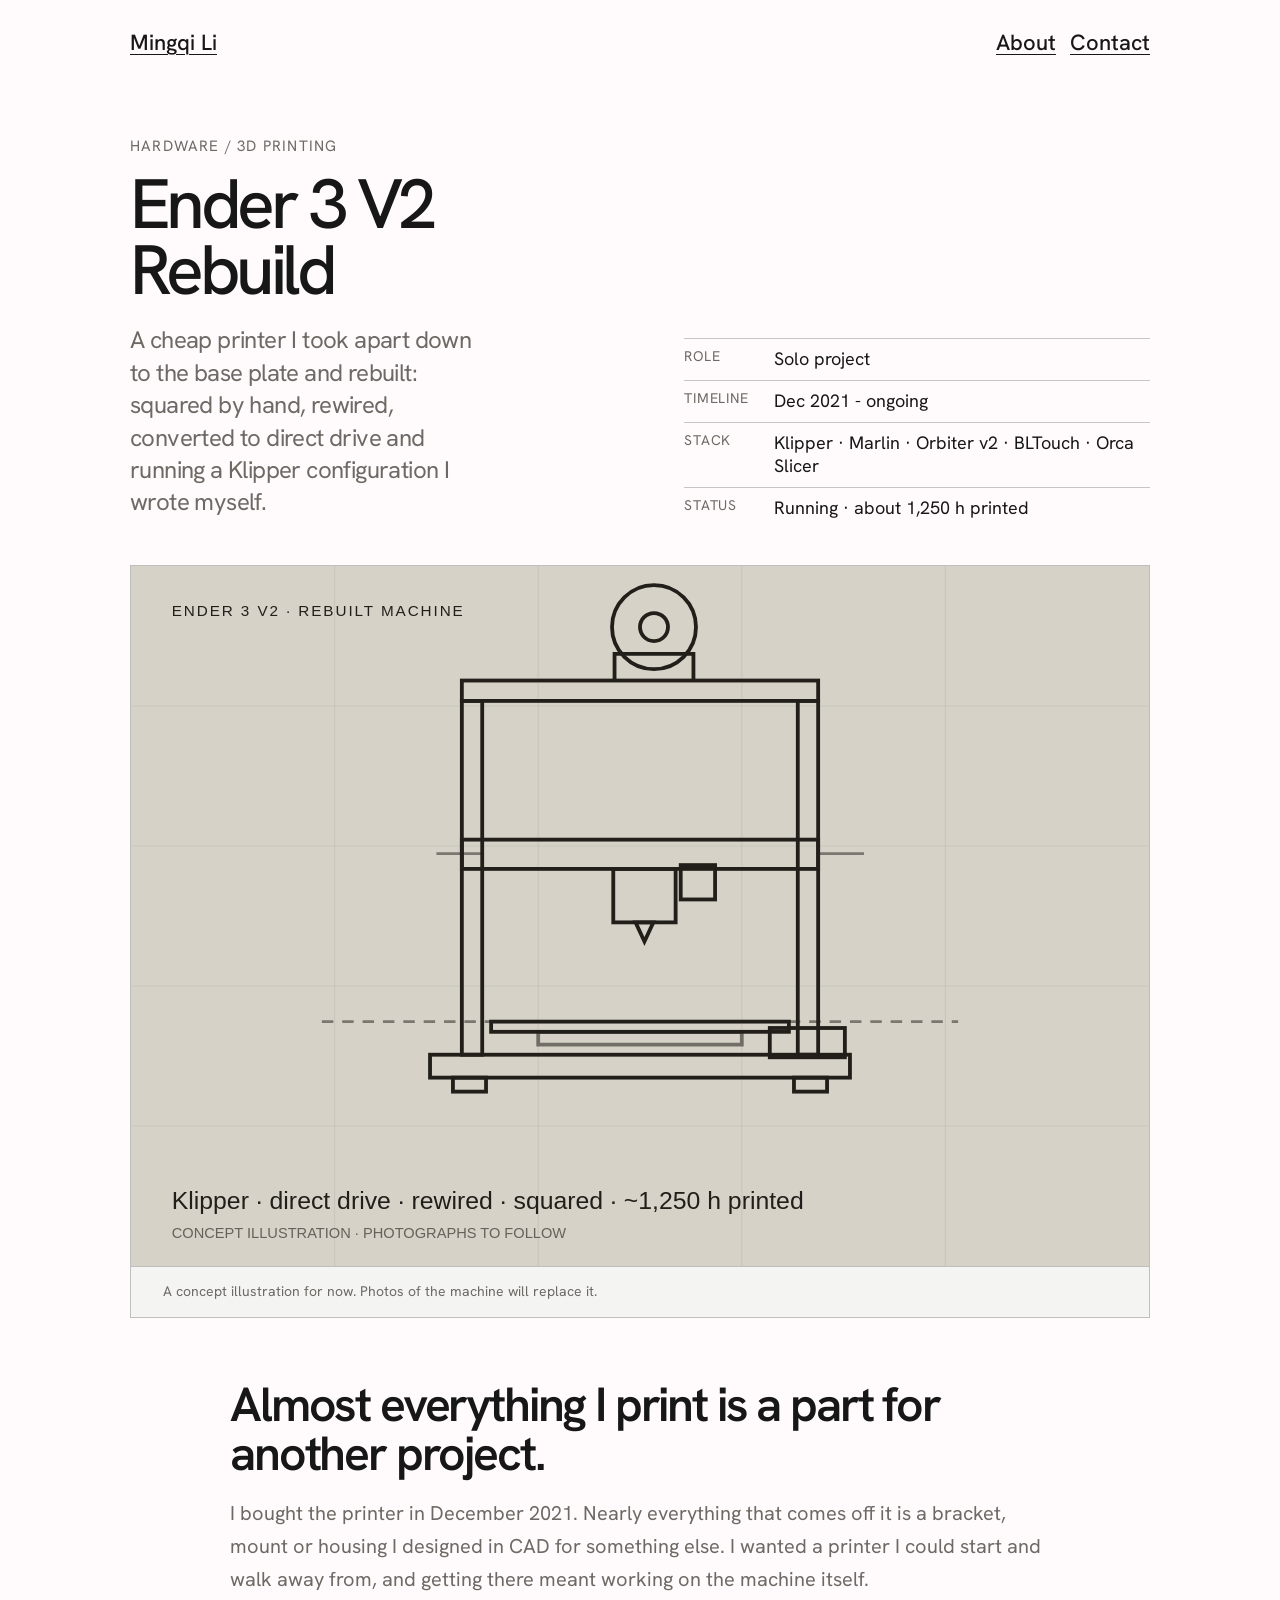
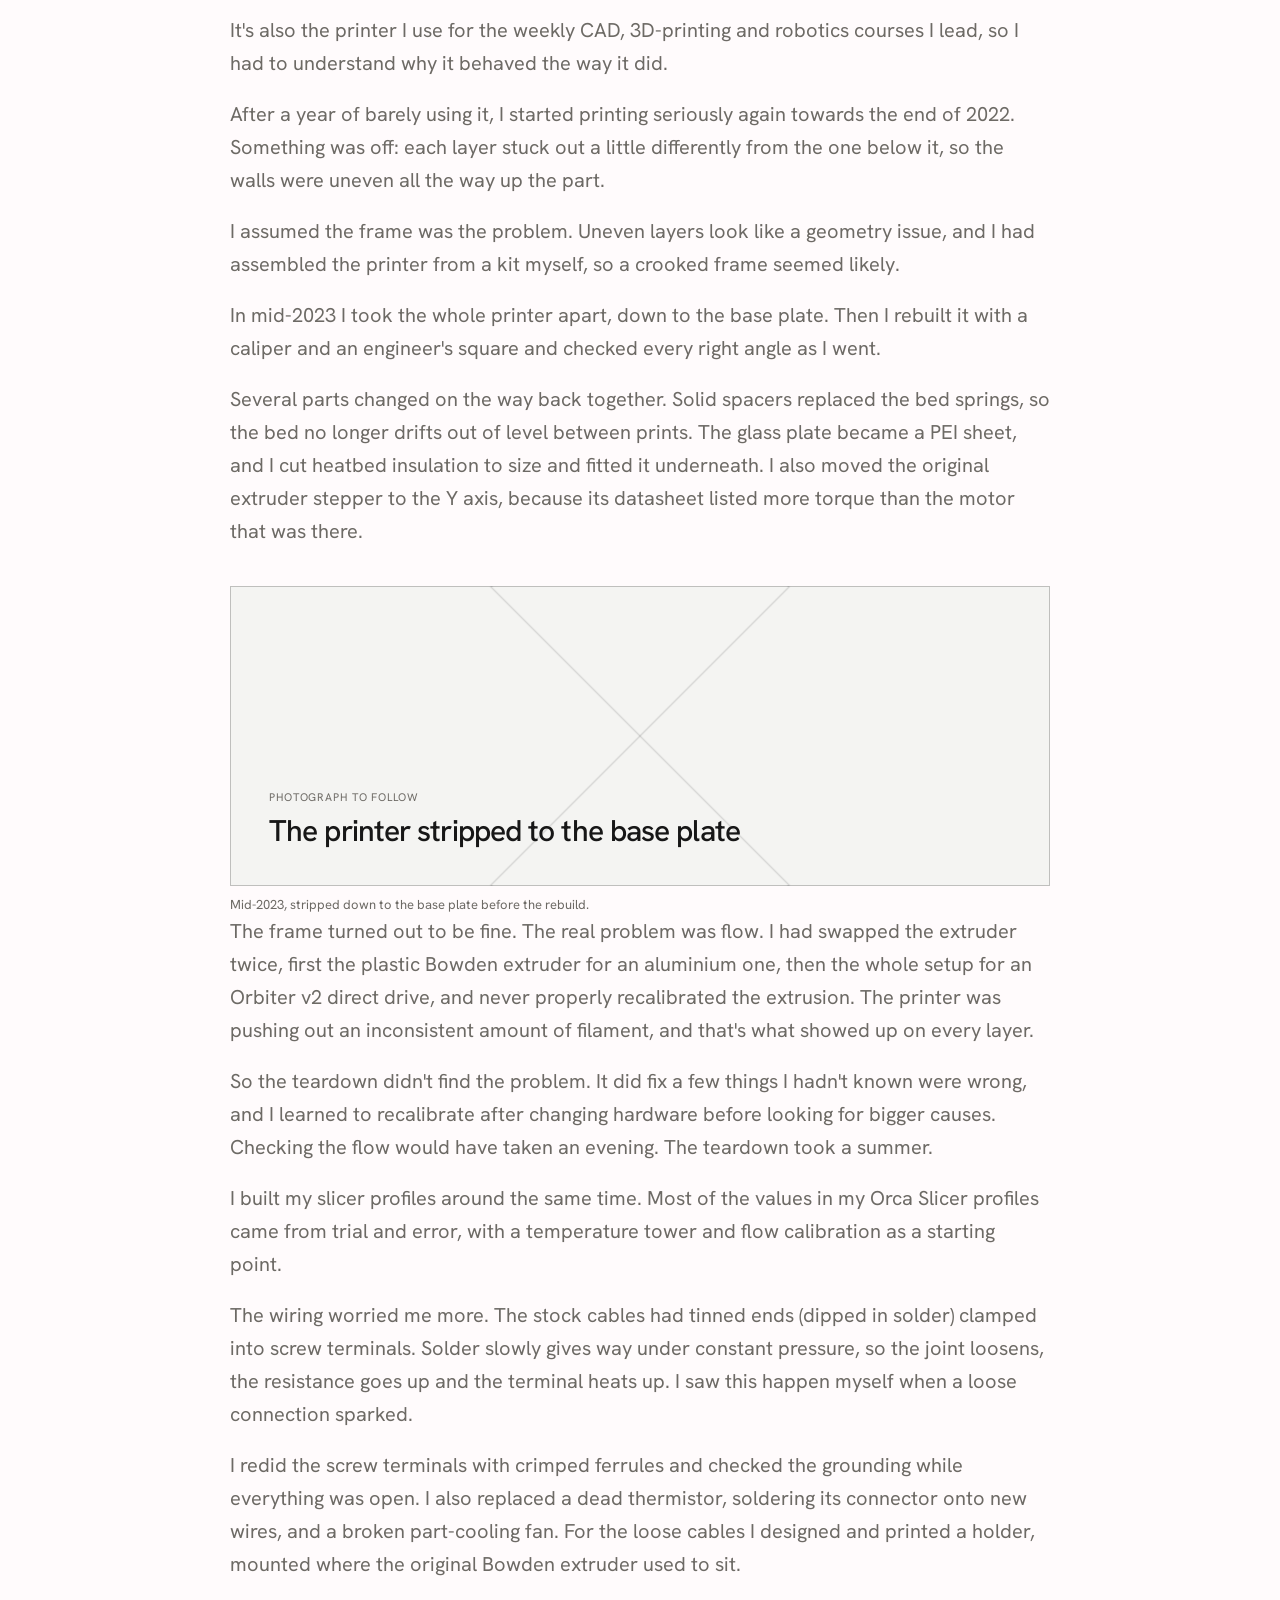
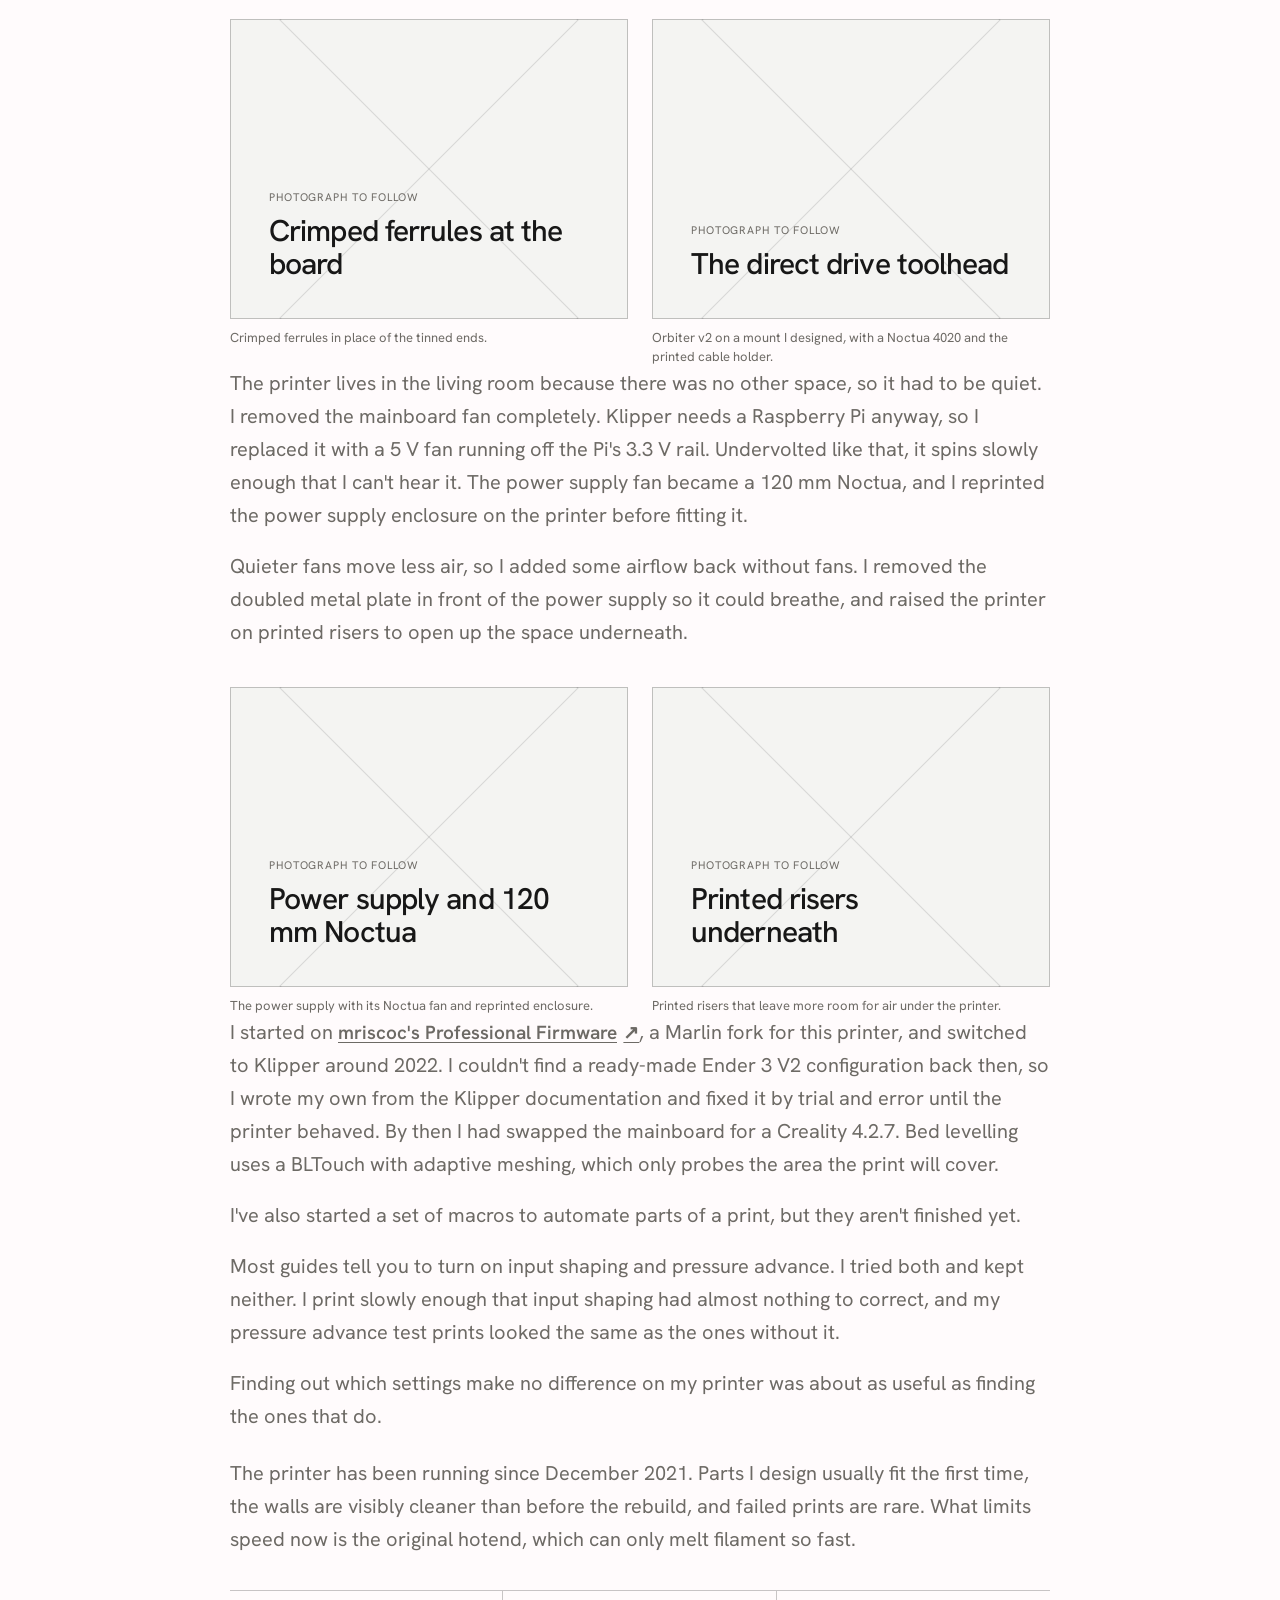
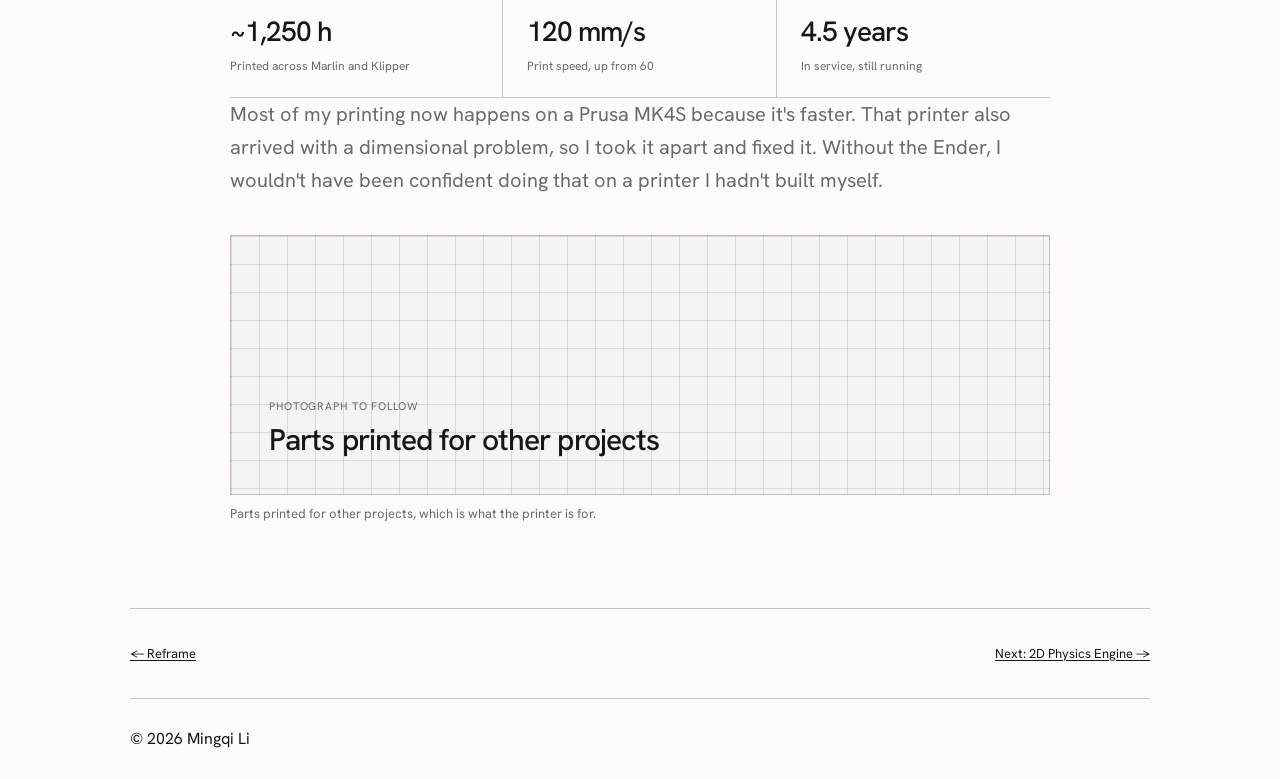
<file: projects/ender-3-v2.html>
<!DOCTYPE html>
<html lang="en">
<head>
  <meta charset="utf-8">
  <meta name="viewport" content="width=device-width, initial-scale=1">
  <title>Ender 3 V2 Rebuild - Mingqi Li</title>
  <meta name="description" content="A cheap 3D printer taken apart to the base plate and rebuilt: squared by hand, rewired with crimped ferrules, converted to direct drive and moved to a Klipper configuration written from the documentation.">
  <link rel="canonical" href="https://mingqi.li/projects/ender-3-v2.html">
  <link rel="preconnect" href="https://fonts.googleapis.com">
  <link rel="preconnect" href="https://fonts.gstatic.com" crossorigin>
  <link href="https://fonts.googleapis.com/css2?family=Hanken+Grotesk:wght@400;500;600;700&amp;display=swap" rel="stylesheet">
  <link rel="stylesheet" href="../css/design-system.css">
  <link rel="stylesheet" href="../css/site.css">
</head>
<body class="project-page ender-page">
  <nav class="site-nav">
    <div class="wrap nav-inner">
      <a class="brand" href="/">Mingqi Li</a>
      <div class="nav-links"><a href="../about/">About</a><a href="../contact/">Contact</a></div>
    </div>
  </nav>

  <main>
    <header class="project-hero">
      <div class="wrap project-hero-grid">
        <div class="project-hero-title">
          <p class="mono-label">Hardware / 3D printing</p>
          <h1>Ender 3 V2 Rebuild</h1>
          <p class="project-deck project-deck--intro">A cheap printer I took apart down to the base plate and rebuilt: squared by hand, rewired, converted to direct drive and running a Klipper configuration I wrote myself.</p>
        </div>
        <div>
          <dl class="project-facts">
            <div><dt>Role</dt><dd>Solo project</dd></div>
            <div><dt>Timeline</dt><dd>Dec 2021 - ongoing</dd></div>
            <div><dt>Stack</dt><dd>Klipper · Marlin · Orbiter v2 · BLTouch · Orca Slicer</dd></div>
            <div><dt>Status</dt><dd>Running · about 1,250 h printed</dd></div>
          </dl>
        </div>
      </div>
    </header>

    <figure class="case-cover">
      <img src="../assets/ender-3-v2/cover.svg" alt="Concept illustration of the rebuilt Ender 3 V2 seen from the front" width="1600" height="1100">
      <figcaption>A concept illustration for now. Photos of the machine will replace it.</figcaption>
    </figure>

    <div class="wrap case-study">
      <section class="case-narrative" aria-label="The Ender 3 V2 rebuild story">
        <div class="case-copy narrative-chapter">
          <h2>Almost everything I print is a part for another project.</h2>
          <p>I bought the printer in December 2021. Nearly everything that comes off it is a bracket, mount or housing I designed in CAD for something else. I wanted a printer I could start and walk away from, and getting there meant working on the machine itself.</p>
          <p>It's also the printer I use for the weekly CAD, 3D-printing and robotics courses I lead, so I had to understand why it behaved the way it did.</p>
        </div>

        <div class="case-copy narrative-chapter">
          <p>After a year of barely using it, I started printing seriously again towards the end of 2022. Something was off: each layer stuck out a little differently from the one below it, so the walls were uneven all the way up the part.</p>
          <p>I assumed the frame was the problem. Uneven layers look like a geometry issue, and I had assembled the printer from a kit myself, so a crooked frame seemed likely.</p>
        </div>

        <div class="case-copy narrative-chapter">
          <p>In mid-2023 I took the whole printer apart, down to the base plate. Then I rebuilt it with a caliper and an engineer's square and checked every right angle as I went.</p>
          <p>Several parts changed on the way back together. Solid spacers replaced the bed springs, so the bed no longer drifts out of level between prints. The glass plate became a PEI sheet, and I cut heatbed insulation to size and fitted it underneath. I also moved the original extruder stepper to the Y axis, because its datasheet listed more torque than the motor that was there.</p>

          <figure class="story-media story-media--wide">
            <div class="story-placeholder" role="img" aria-label="Reserved space for a photograph of the printer stripped down to its base plate">
              <span class="mono-label">Photograph to follow</span>
              <strong>The printer stripped to the base plate</strong>
            </div>
            <figcaption>Mid-2023, stripped down to the base plate before the rebuild.</figcaption>
          </figure>
        </div>

        <div class="case-copy narrative-chapter">
          <p>The frame turned out to be fine. The real problem was flow. I had swapped the extruder twice, first the plastic Bowden extruder for an aluminium one, then the whole setup for an Orbiter v2 direct drive, and never properly recalibrated the extrusion. The printer was pushing out an inconsistent amount of filament, and that's what showed up on every layer.</p>
          <p>So the teardown didn't find the problem. It did fix a few things I hadn't known were wrong, and I learned to recalibrate after changing hardware before looking for bigger causes. Checking the flow would have taken an evening. The teardown took a summer.</p>
          <p>I built my slicer profiles around the same time. Most of the values in my Orca Slicer profiles came from trial and error, with a temperature tower and flow calibration as a starting point.</p>
        </div>

        <div class="case-copy narrative-chapter">
          <p>The wiring worried me more. The stock cables had tinned ends (dipped in solder) clamped into screw terminals. Solder slowly gives way under constant pressure, so the joint loosens, the resistance goes up and the terminal heats up. I saw this happen myself when a loose connection sparked.</p>
          <p>I redid the screw terminals with crimped ferrules and checked the grounding while everything was open. I also replaced a dead thermistor, soldering its connector onto new wires, and a broken part-cooling fan. For the loose cables I designed and printed a holder, mounted where the original Bowden extruder used to sit.</p>

          <div class="story-grid" aria-label="Photographs of the rewiring and the toolhead">
            <figure class="story-media">
              <div class="story-placeholder" role="img" aria-label="Reserved space for a close-up photograph of the crimped ferrules at the mainboard">
                <span class="mono-label">Photograph to follow</span>
                <strong>Crimped ferrules at the board</strong>
              </div>
              <figcaption>Crimped ferrules in place of the tinned ends.</figcaption>
            </figure>
            <figure class="story-media">
              <div class="story-placeholder" role="img" aria-label="Reserved space for a close-up photograph of the direct drive toolhead">
                <span class="mono-label">Photograph to follow</span>
                <strong>The direct drive toolhead</strong>
              </div>
              <figcaption>Orbiter v2 on a mount I designed, with a Noctua 4020 and the printed cable holder.</figcaption>
            </figure>
          </div>
        </div>

        <div class="case-copy narrative-chapter">
          <p>The printer lives in the living room because there was no other space, so it had to be quiet. I removed the mainboard fan completely. Klipper needs a Raspberry Pi anyway, so I replaced it with a 5&nbsp;V fan running off the Pi's 3.3&nbsp;V rail. Undervolted like that, it spins slowly enough that I can't hear it. The power supply fan became a 120&nbsp;mm Noctua, and I reprinted the power supply enclosure on the printer before fitting it.</p>
          <p>Quieter fans move less air, so I added some airflow back without fans. I removed the doubled metal plate in front of the power supply so it could breathe, and raised the printer on printed risers to open up the space underneath.</p>

          <div class="story-grid" aria-label="Photographs of the cooling and airflow changes">
            <figure class="story-media">
              <div class="story-placeholder" role="img" aria-label="Reserved space for a photograph of the power supply with its Noctua fan and reprinted enclosure">
                <span class="mono-label">Photograph to follow</span>
                <strong>Power supply and 120 mm Noctua</strong>
              </div>
              <figcaption>The power supply with its Noctua fan and reprinted enclosure.</figcaption>
            </figure>
            <figure class="story-media">
              <div class="story-placeholder" role="img" aria-label="Reserved space for a photograph of the printed risers under the printer">
                <span class="mono-label">Photograph to follow</span>
                <strong>Printed risers underneath</strong>
              </div>
              <figcaption>Printed risers that leave more room for air under the printer.</figcaption>
            </figure>
          </div>
        </div>

        <div class="case-copy narrative-chapter">
          <p>I started on <a class="text-link" href="https://github.com/mriscoc/Ender3V2S1" target="_blank" rel="noopener">mriscoc's Professional Firmware</a>, a Marlin fork for this printer, and switched to Klipper around 2022. I couldn't find a ready-made Ender 3 V2 configuration back then, so I wrote my own from the Klipper documentation and fixed it by trial and error until the printer behaved. By then I had swapped the mainboard for a Creality 4.2.7. Bed levelling uses a BLTouch with adaptive meshing, which only probes the area the print will cover.</p>
          <p>I've also started a set of macros to automate parts of a print, but they aren't finished yet.</p>
        </div>

        <div class="case-copy narrative-chapter">
          <p>Most guides tell you to turn on input shaping and pressure advance. I tried both and kept neither. I print slowly enough that input shaping had almost nothing to correct, and my pressure advance test prints looked the same as the ones without it.</p>
          <p>Finding out which settings make no difference on my printer was about as useful as finding the ones that do.</p>
        </div>

        <div class="case-copy narrative-chapter narrative-chapter--results">
          <p>The printer has been running since December 2021. Parts I design usually fit the first time, the walls are visibly cleaner than before the rebuild, and failed prints are rare. What limits speed now is the original hotend, which can only melt filament so fast.</p>
          <div class="result-strip">
            <div class="result"><strong>~1,250 h</strong><span>Printed across Marlin and Klipper</span></div>
            <div class="result"><strong>120 mm/s</strong><span>Print speed, up from 60</span></div>
            <div class="result"><strong>4.5 years</strong><span>In service, still running</span></div>
          </div>
          <p>Most of my printing now happens on a Prusa MK4S because it's faster. That printer also arrived with a dimensional problem, so I took it apart and fixed it. Without the Ender, I wouldn't have been confident doing that on a printer I hadn't built myself.</p>

          <figure class="story-media story-media--wide">
            <div class="story-placeholder story-placeholder--screen" role="img" aria-label="Reserved space for a photograph of parts printed on the machine">
              <span class="mono-label">Photograph to follow</span>
              <strong>Parts printed for other projects</strong>
            </div>
            <figcaption>Parts printed for other projects, which is what the printer is for.</figcaption>
          </figure>
        </div>
      </section>

      <nav class="case-nav" aria-label="Project navigation">
        <a href="reframe.html">← Reframe</a>
        <a href="physics-engine.html">Next: 2D Physics Engine →</a>
      </nav>
    </div>
  </main>

  <footer class="footer">
    <div class="wrap footer-inner"><span>© 2026 Mingqi Li</span></div>
  </footer>
</body>
</html>
</file>
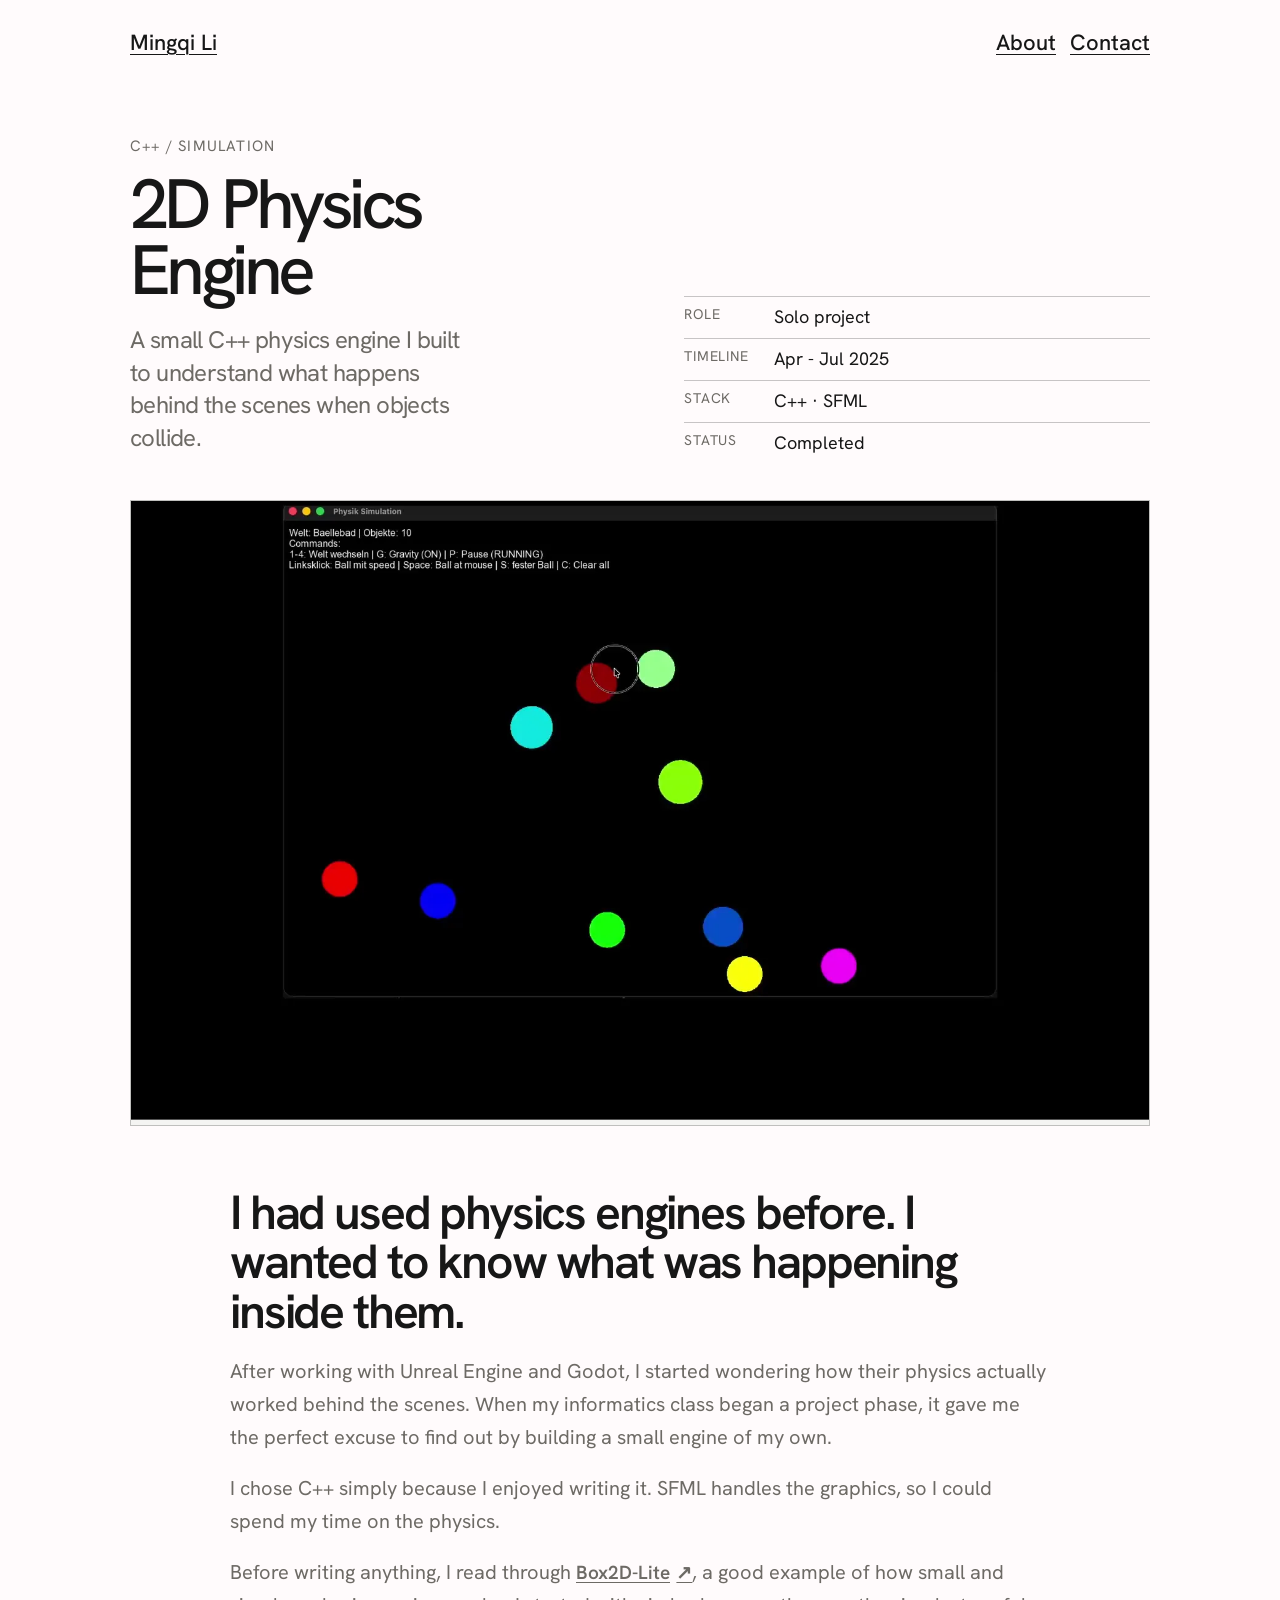
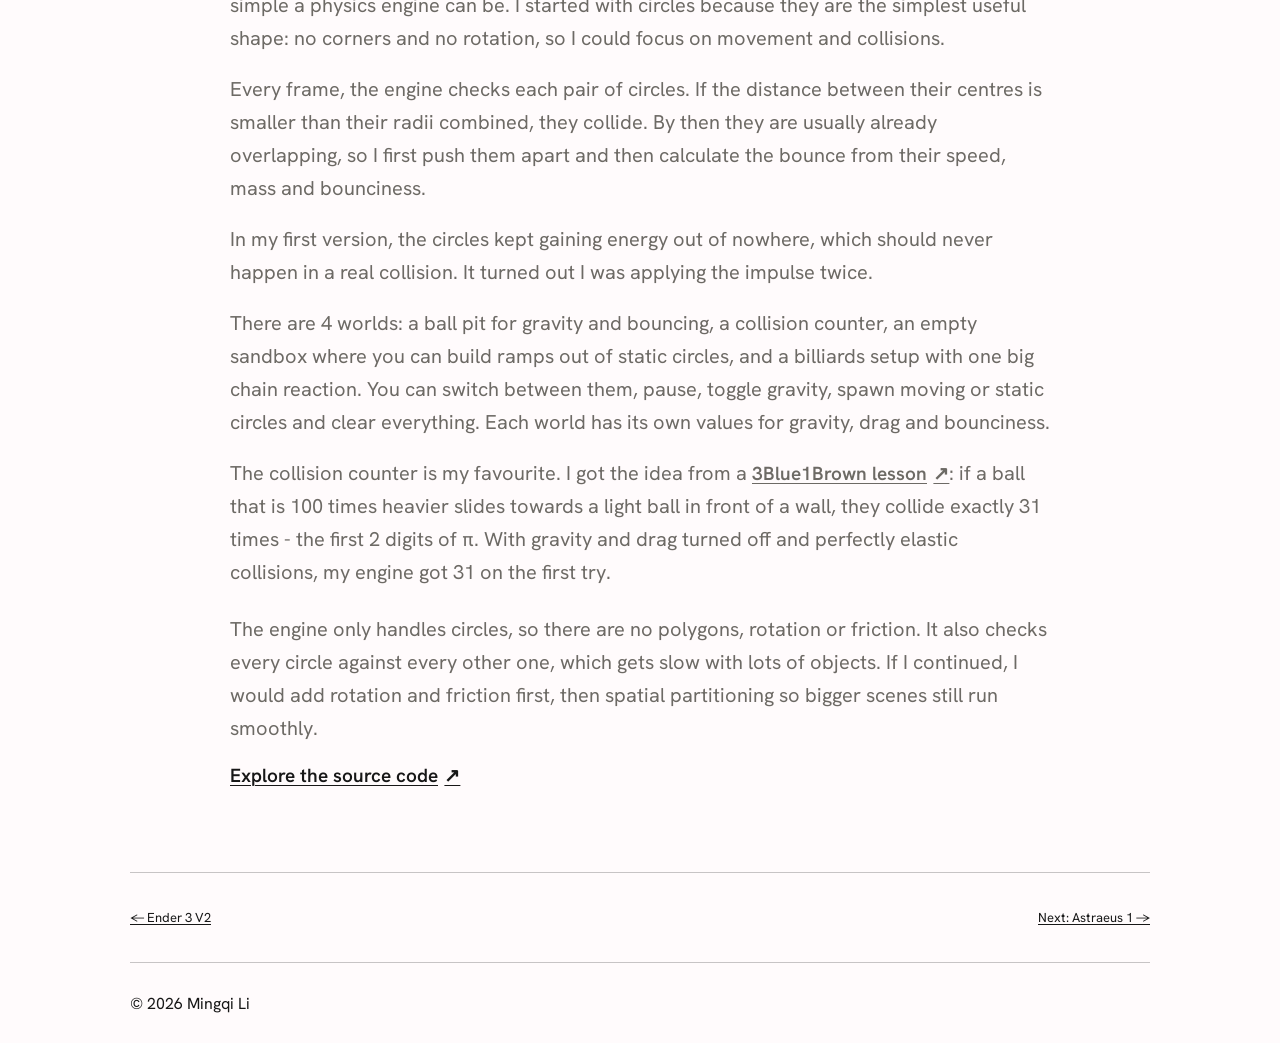
<file: projects/physics-engine.html>
<!DOCTYPE html>
<html lang="en">
<head>
  <meta charset="utf-8">
  <meta name="viewport" content="width=device-width, initial-scale=1">
  <title>2D Physics Engine - Mingqi Li</title>
  <meta name="description" content="How a school project and a curiosity about game engines became a small circle-based physics engine written in C++.">
  <link rel="canonical" href="https://mingqi.li/projects/physics-engine.html">
  <link rel="preconnect" href="https://fonts.googleapis.com">
  <link rel="preconnect" href="https://fonts.gstatic.com" crossorigin>
  <link href="https://fonts.googleapis.com/css2?family=Hanken+Grotesk:wght@400;500;600;700&amp;display=swap" rel="stylesheet">
  <link rel="stylesheet" href="../css/design-system.css">
  <link rel="stylesheet" href="../css/site.css">
</head>
<body class="project-page physics-page">
  <nav class="site-nav">
    <div class="wrap nav-inner">
      <a class="brand" href="/">Mingqi Li</a>
      <div class="nav-links"><a href="../about/">About</a><a href="../contact/">Contact</a></div>
    </div>
  </nav>

  <main>
    <header class="project-hero">
      <div class="wrap project-hero-grid">
        <div class="project-hero-title">
          <p class="mono-label">C++ / Simulation</p>
          <h1>2D Physics Engine</h1>
          <p class="project-deck project-deck--intro">A small C++ physics engine I built to understand what happens behind the scenes when objects collide.</p>
        </div>
        <div>
          <dl class="project-facts">
            <div><dt>Role</dt><dd>Solo project</dd></div>
            <div><dt>Timeline</dt><dd>Apr - Jul 2025</dd></div>
            <div><dt>Stack</dt><dd>C++ · SFML</dd></div>
            <div><dt>Status</dt><dd>Completed</dd></div>
          </dl>
        </div>
      </div>
    </header>

    <figure class="case-cover case-cover--video">
      <video autoplay muted loop playsinline preload="metadata" poster="../assets/physics-engine/poster.webp" aria-label="Demonstration of the 2D physics engine">
        <source src="../assets/physics-engine/demo.mp4" type="video/mp4">
        Your browser does not support HTML video. <a href="../assets/physics-engine/demo.mp4">Download the demonstration video</a>.
      </video>
      <figcaption>The finished engine running in real time. The controls let me add moving or static circles and change the simulation while it is running.</figcaption>
    </figure>

    <div class="wrap case-study">
      <section class="case-narrative" aria-label="The 2D Physics Engine story">
        <div class="case-copy narrative-chapter">
          <h2>I had used physics engines before. I wanted to know what was happening inside them.</h2>
          <p>After working with Unreal Engine and Godot, I started wondering how their physics actually worked behind the scenes. When my informatics class began a project phase, it gave me the perfect excuse to find out by building a small engine of my own.</p>
          <p>I chose C++ simply because I enjoyed writing it. SFML handles the graphics, so I could spend my time on the physics.</p>
        </div>

        <div class="case-copy narrative-chapter">
          <p>Before writing anything, I read through <a class="text-link" href="https://github.com/erincatto/box2d-lite" target="_blank" rel="noopener">Box2D-Lite</a>, a good example of how small and simple a physics engine can be. I started with circles because they are the simplest useful shape: no corners and no rotation, so I could focus on movement and collisions.</p>
        </div>

        <div class="case-copy narrative-chapter">
          <p>Every frame, the engine checks each pair of circles. If the distance between their centres is smaller than their radii combined, they collide. By then they are usually already overlapping, so I first push them apart and then calculate the bounce from their speed, mass and bounciness.</p>
          <p>In my first version, the circles kept gaining energy out of nowhere, which should never happen in a real collision. It turned out I was applying the impulse twice.</p>
        </div>

        <div class="case-copy narrative-chapter">
          <p>There are 4 worlds: a ball pit for gravity and bouncing, a collision counter, an empty sandbox where you can build ramps out of static circles, and a billiards setup with one big chain reaction. You can switch between them, pause, toggle gravity, spawn moving or static circles and clear everything. Each world has its own values for gravity, drag and bounciness.</p>
        </div>

        <div class="case-copy narrative-chapter">
          <p>The collision counter is my favourite. I got the idea from a <a class="text-link" href="https://www.3blue1brown.com/lessons/colliding-blocks-v2/" target="_blank" rel="noopener">3Blue1Brown lesson</a>: if a ball that is 100 times heavier slides towards a light ball in front of a wall, they collide exactly 31 times - the first 2 digits of π. With gravity and drag turned off and perfectly elastic collisions, my engine got 31 on the first try.</p>
        </div>

        <div class="case-copy narrative-chapter narrative-chapter--results">
          <p>The engine only handles circles, so there are no polygons, rotation or friction. It also checks every circle against every other one, which gets slow with lots of objects. If I continued, I would add rotation and friction first, then spatial partitioning so bigger scenes still run smoothly.</p>

          <a class="text-link" href="https://github.com/skynightgamer/2d_physics_engine" target="_blank" rel="noopener">Explore the source code</a>
        </div>
      </section>

      <nav class="case-nav" aria-label="Project navigation">
        <a href="ender-3-v2.html">← Ender 3 V2</a>
        <a href="astraeus-1.html">Next: Astraeus 1 →</a>
      </nav>
    </div>
  </main>

  <footer class="footer">
    <div class="wrap footer-inner"><span>© 2026 Mingqi Li</span></div>
  </footer>
</body>
</html>
</file>
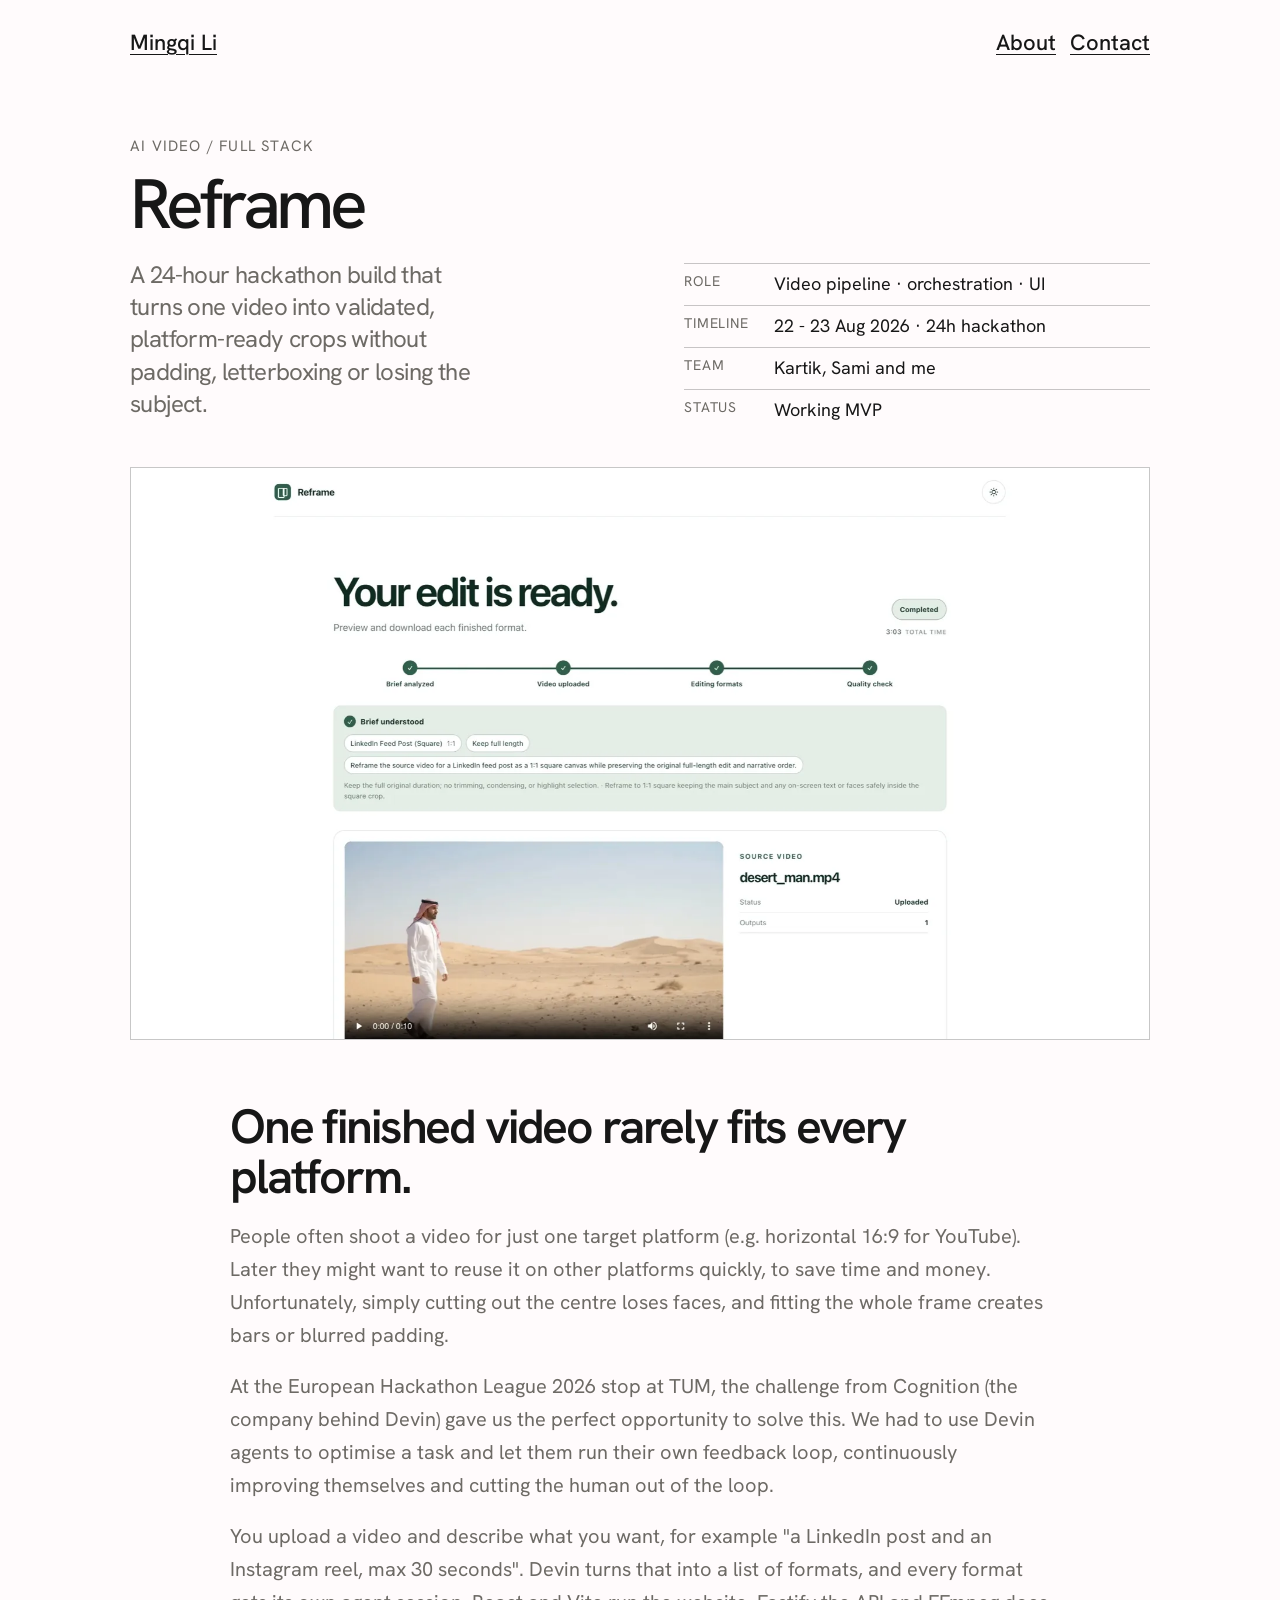
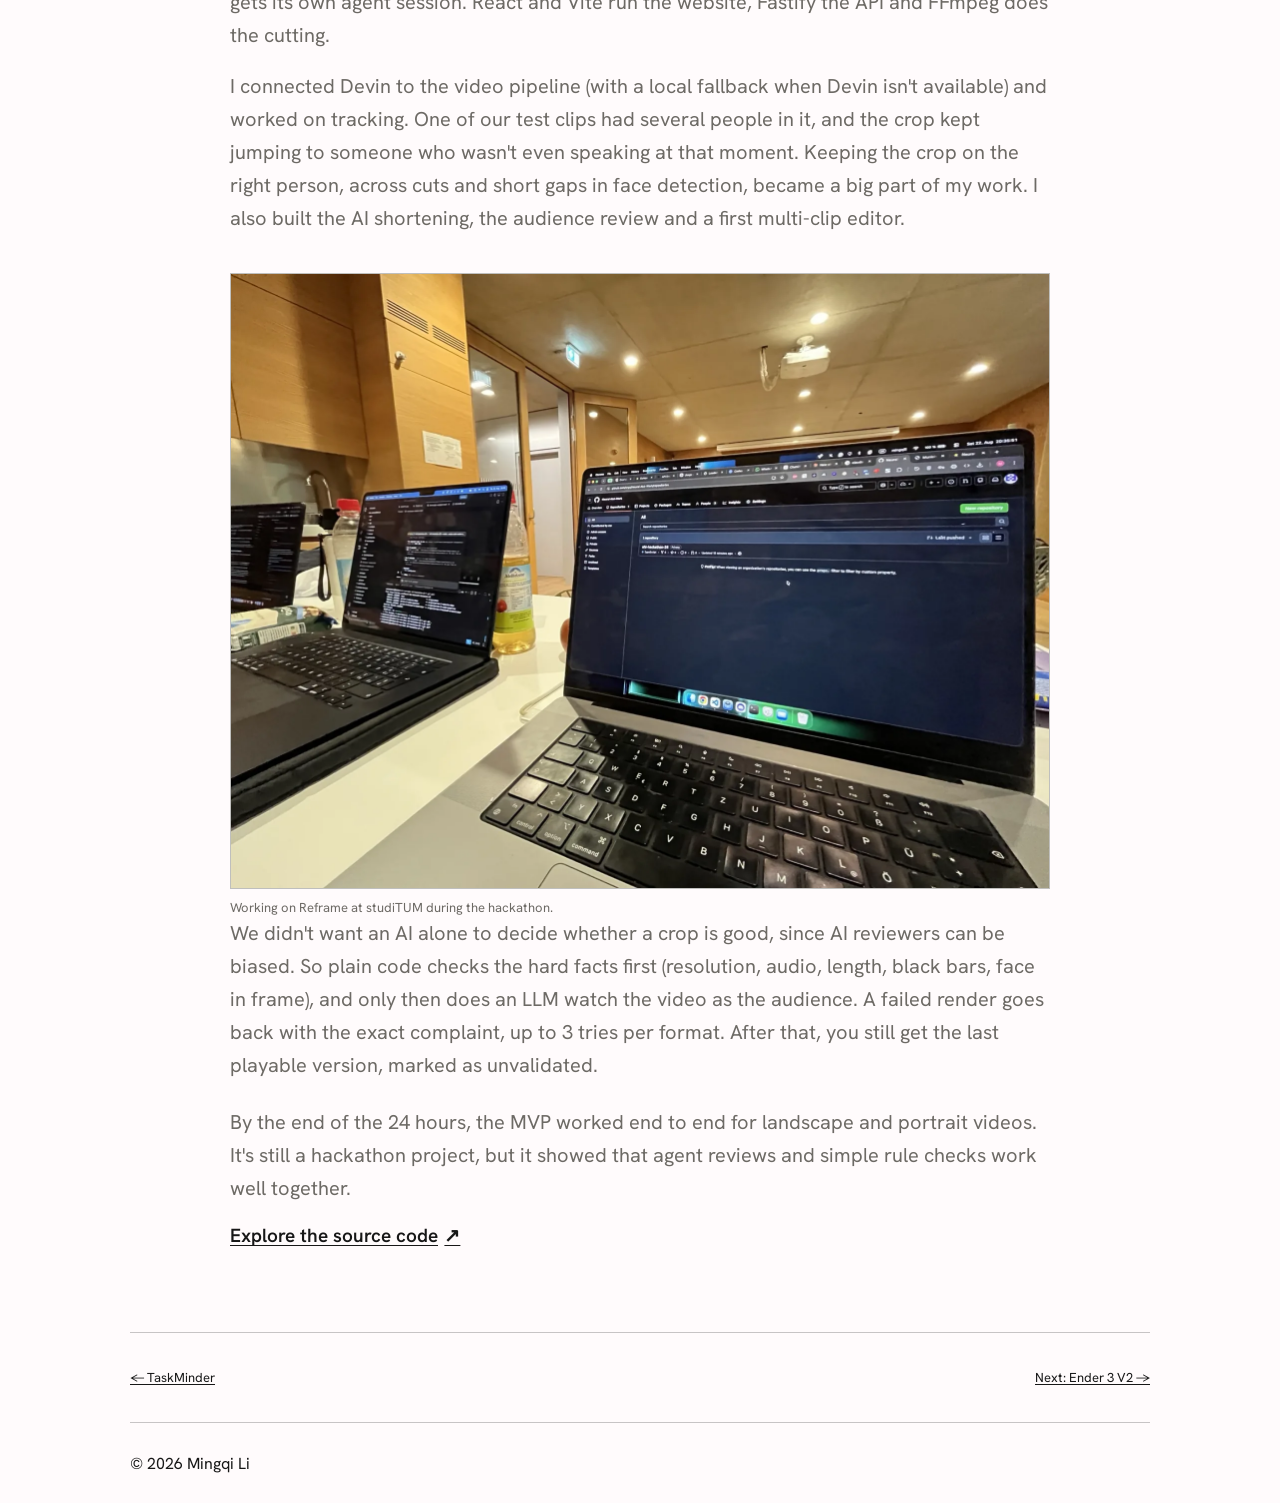
<file: projects/reframe.html>
<!DOCTYPE html>
<html lang="en">
<head>
  <meta charset="utf-8">
  <meta name="viewport" content="width=device-width, initial-scale=1">
  <title>Reframe - Mingqi Li</title>
  <meta name="description" content="How a 3-person hackathon team built Reframe, an agent-orchestrated video pipeline that crops, validates and retries platform-ready social formats.">
  <link rel="canonical" href="https://mingqi.li/projects/reframe.html">
  <link rel="preconnect" href="https://fonts.googleapis.com">
  <link rel="preconnect" href="https://fonts.gstatic.com" crossorigin>
  <link href="https://fonts.googleapis.com/css2?family=Hanken+Grotesk:wght@400;500;600;700&amp;display=swap" rel="stylesheet">
  <link rel="stylesheet" href="../css/design-system.css">
  <link rel="stylesheet" href="../css/site.css">
</head>
<body class="project-page reframe-page">
  <nav class="site-nav">
    <div class="wrap nav-inner">
      <a class="brand" href="/">Mingqi Li</a>
      <div class="nav-links"><a href="../about/">About</a><a href="../contact/">Contact</a></div>
    </div>
  </nav>

  <main>
    <header class="project-hero">
      <div class="wrap project-hero-grid">
        <div class="project-hero-title">
          <p class="mono-label">AI video / Full stack</p>
          <h1>Reframe</h1>
          <p class="project-deck project-deck--intro">A 24-hour hackathon build that turns one video into validated, platform-ready crops without padding, letterboxing or losing the subject.</p>
        </div>
        <div>
          <dl class="project-facts">
            <div><dt>Role</dt><dd>Video pipeline · orchestration · UI</dd></div>
            <div><dt>Timeline</dt><dd>22 - 23 Aug 2026 · 24h hackathon</dd></div>
            <div><dt>Team</dt><dd>Kartik, Sami and me</dd></div>
            <div><dt>Status</dt><dd>Working MVP</dd></div>
          </dl>
        </div>
      </div>
    </header>

    <figure class="case-cover">
      <img src="../assets/reframe/results.webp" alt="Reframe results screen with source preview, agent status, rendered output and automated quality checks" width="1743" height="3600">
      <figcaption>A finished square-format job: the source video, what the agents did, the result and every check it passed, all on one screen.</figcaption>
    </figure>

    <div class="wrap case-study">
      <section class="case-narrative" aria-label="The Reframe story">
        <div class="case-copy narrative-chapter">
          <h2>One finished video rarely fits every platform.</h2>
          <p>People often shoot a video for just one target platform (e.g. horizontal 16:9 for YouTube). Later they might want to reuse it on other platforms quickly, to save time and money. Unfortunately, simply cutting out the centre loses faces, and fitting the whole frame creates bars or blurred padding.</p>
          <p>At the European Hackathon League 2026 stop at TUM, the challenge from Cognition (the company behind Devin) gave us the perfect opportunity to solve this. We had to use Devin agents to optimise a task and let them run their own feedback loop, continuously improving themselves and cutting the human out of the loop.</p>
        </div>

        <div class="case-copy narrative-chapter">
          <p>You upload a video and describe what you want, for example "a LinkedIn post and an Instagram reel, max 30 seconds". Devin turns that into a list of formats, and every format gets its own agent session. React and Vite run the website, Fastify the API and FFmpeg does the cutting.</p>
        </div>

        <div class="case-copy narrative-chapter">
          <p>I connected Devin to the video pipeline (with a local fallback when Devin isn't available) and worked on tracking. One of our test clips had several people in it, and the crop kept jumping to someone who wasn't even speaking at that moment. Keeping the crop on the right person, across cuts and short gaps in face detection, became a big part of my work. I also built the AI shortening, the audience review and a first multi-clip editor.</p>
        </div>

        <div class="case-copy narrative-chapter">
          <figure class="story-media story-media--wide">
            <img src="../assets/reframe/work.webp" alt="Laptops open on a table at studiTUM during the Reframe hackathon" width="1640" height="1230" loading="lazy">
            <figcaption>Working on Reframe at studiTUM during the hackathon.</figcaption>
          </figure>
          <p>We didn't want an AI alone to decide whether a crop is good, since AI reviewers can be biased. So plain code checks the hard facts first (resolution, audio, length, black bars, face in frame), and only then does an LLM watch the video as the audience. A failed render goes back with the exact complaint, up to 3 tries per format. After that, you still get the last playable version, marked as unvalidated.</p>
        </div>

        <div class="case-copy narrative-chapter narrative-chapter--results">
          <p>By the end of the 24 hours, the MVP worked end to end for landscape and portrait videos. It's still a hackathon project, but it showed that agent reviews and simple rule checks work well together.</p>

          <a class="text-link" href="https://github.com/Neural-Not-Work/ehl-hackathon-26" target="_blank" rel="noopener">Explore the source code</a>
        </div>
      </section>

      <nav class="case-nav" aria-label="Project navigation">
        <a href="taskminder.html">← TaskMinder</a>
        <a href="ender-3-v2.html">Next: Ender 3 V2 →</a>
      </nav>
    </div>
  </main>

  <footer class="footer">
    <div class="wrap footer-inner"><span>© 2026 Mingqi Li</span></div>
  </footer>
</body>
</html>
</file>
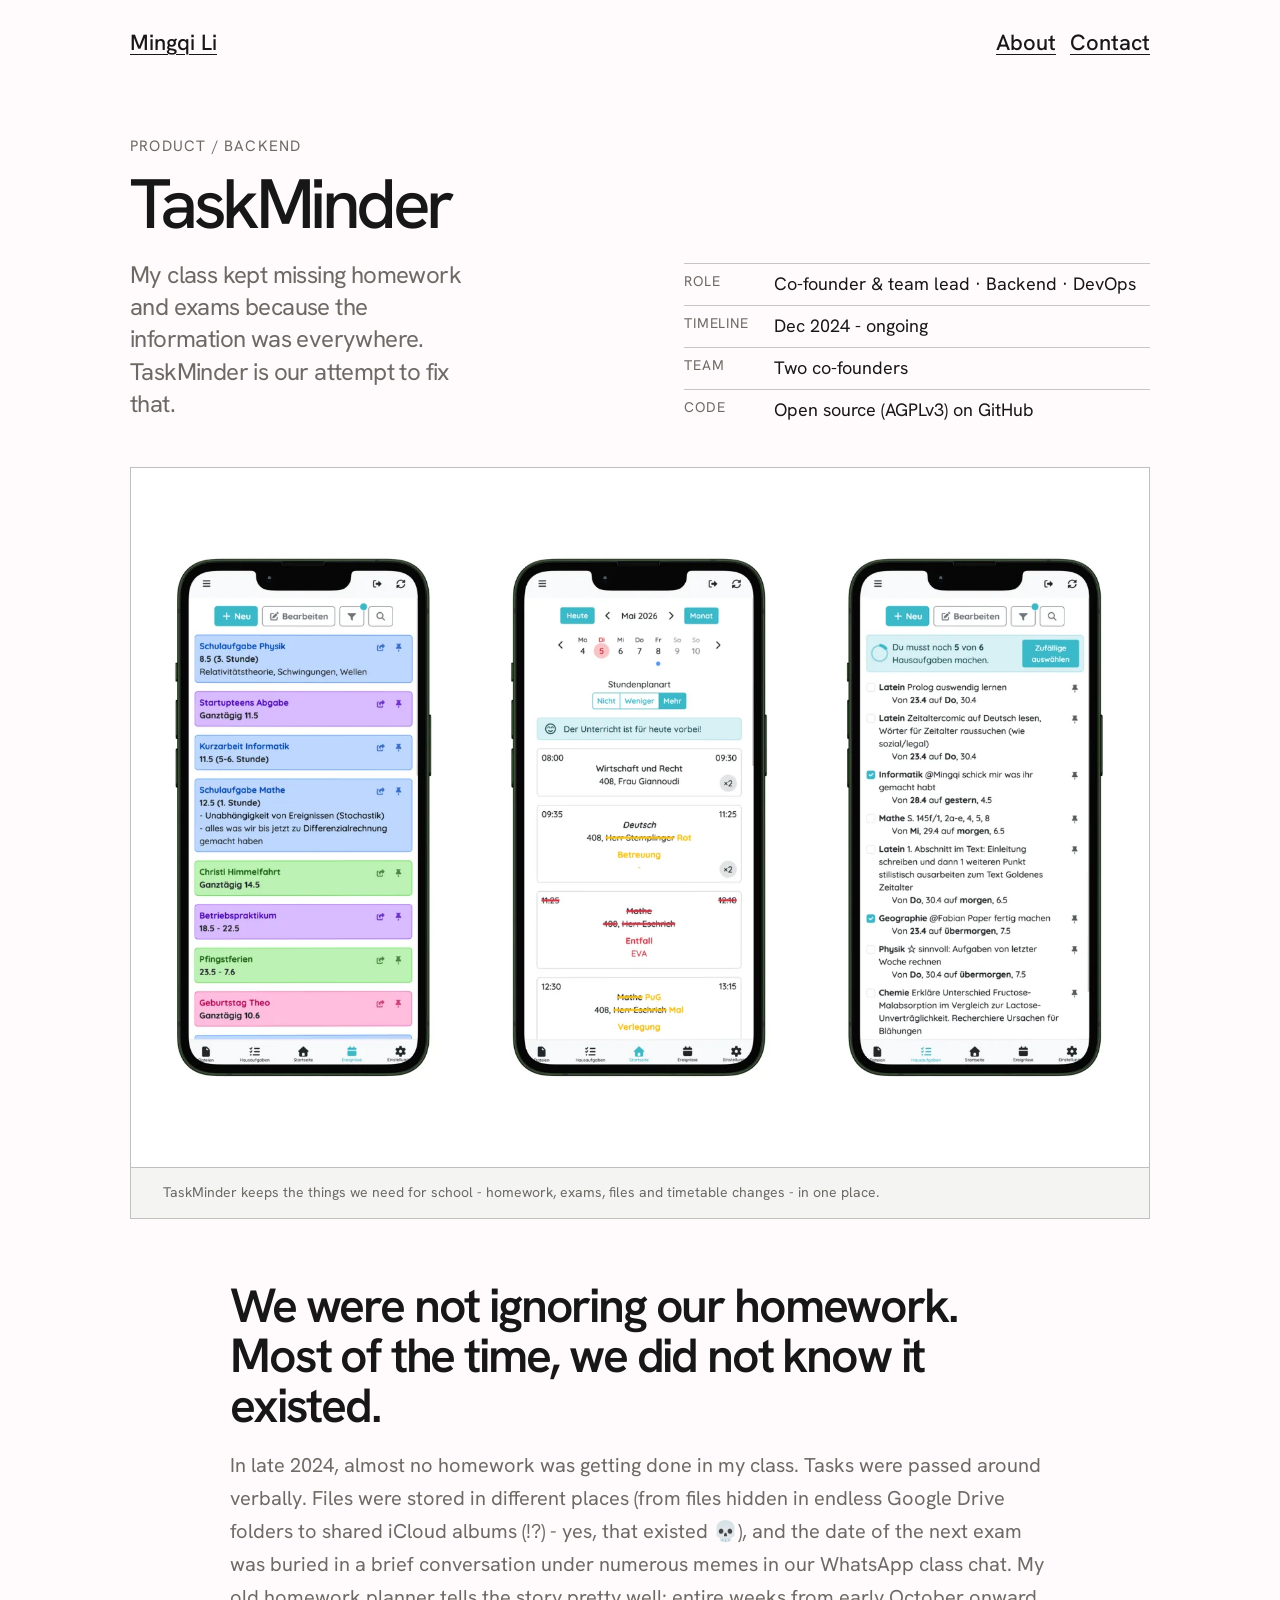
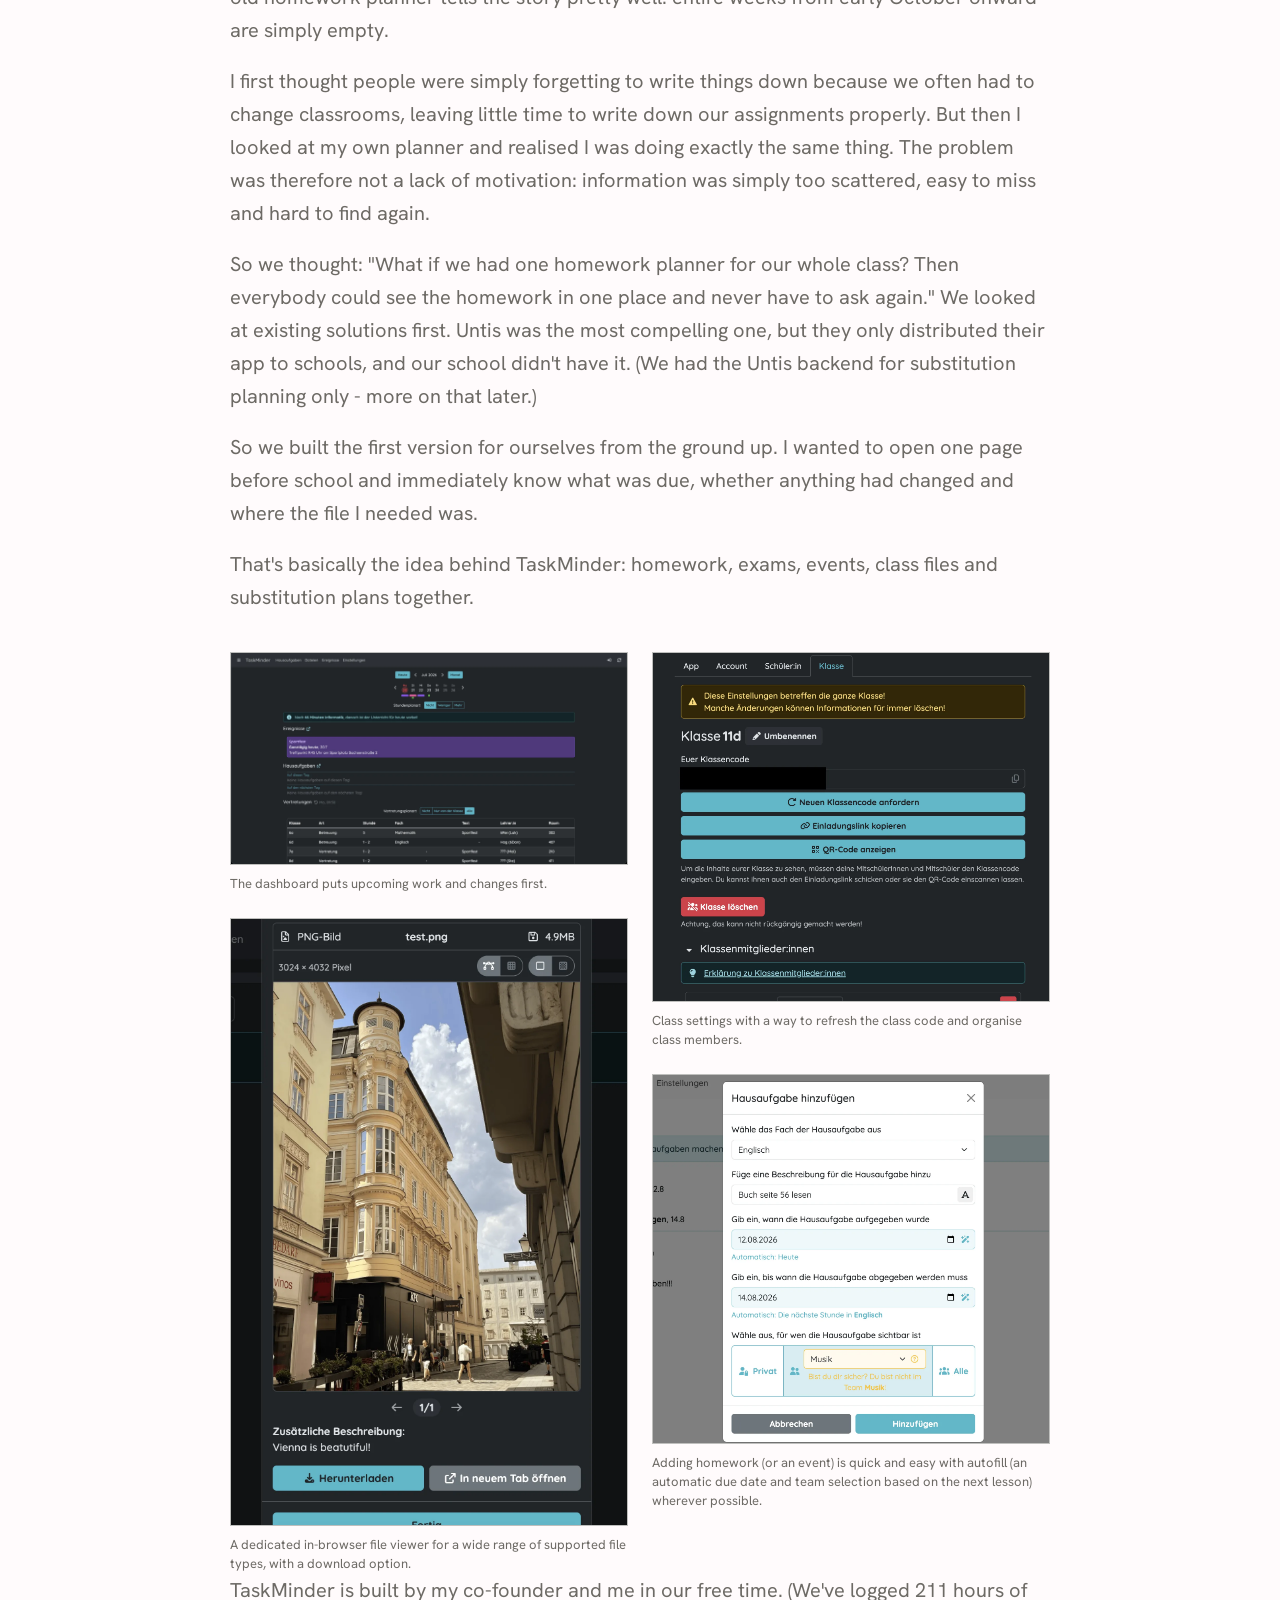
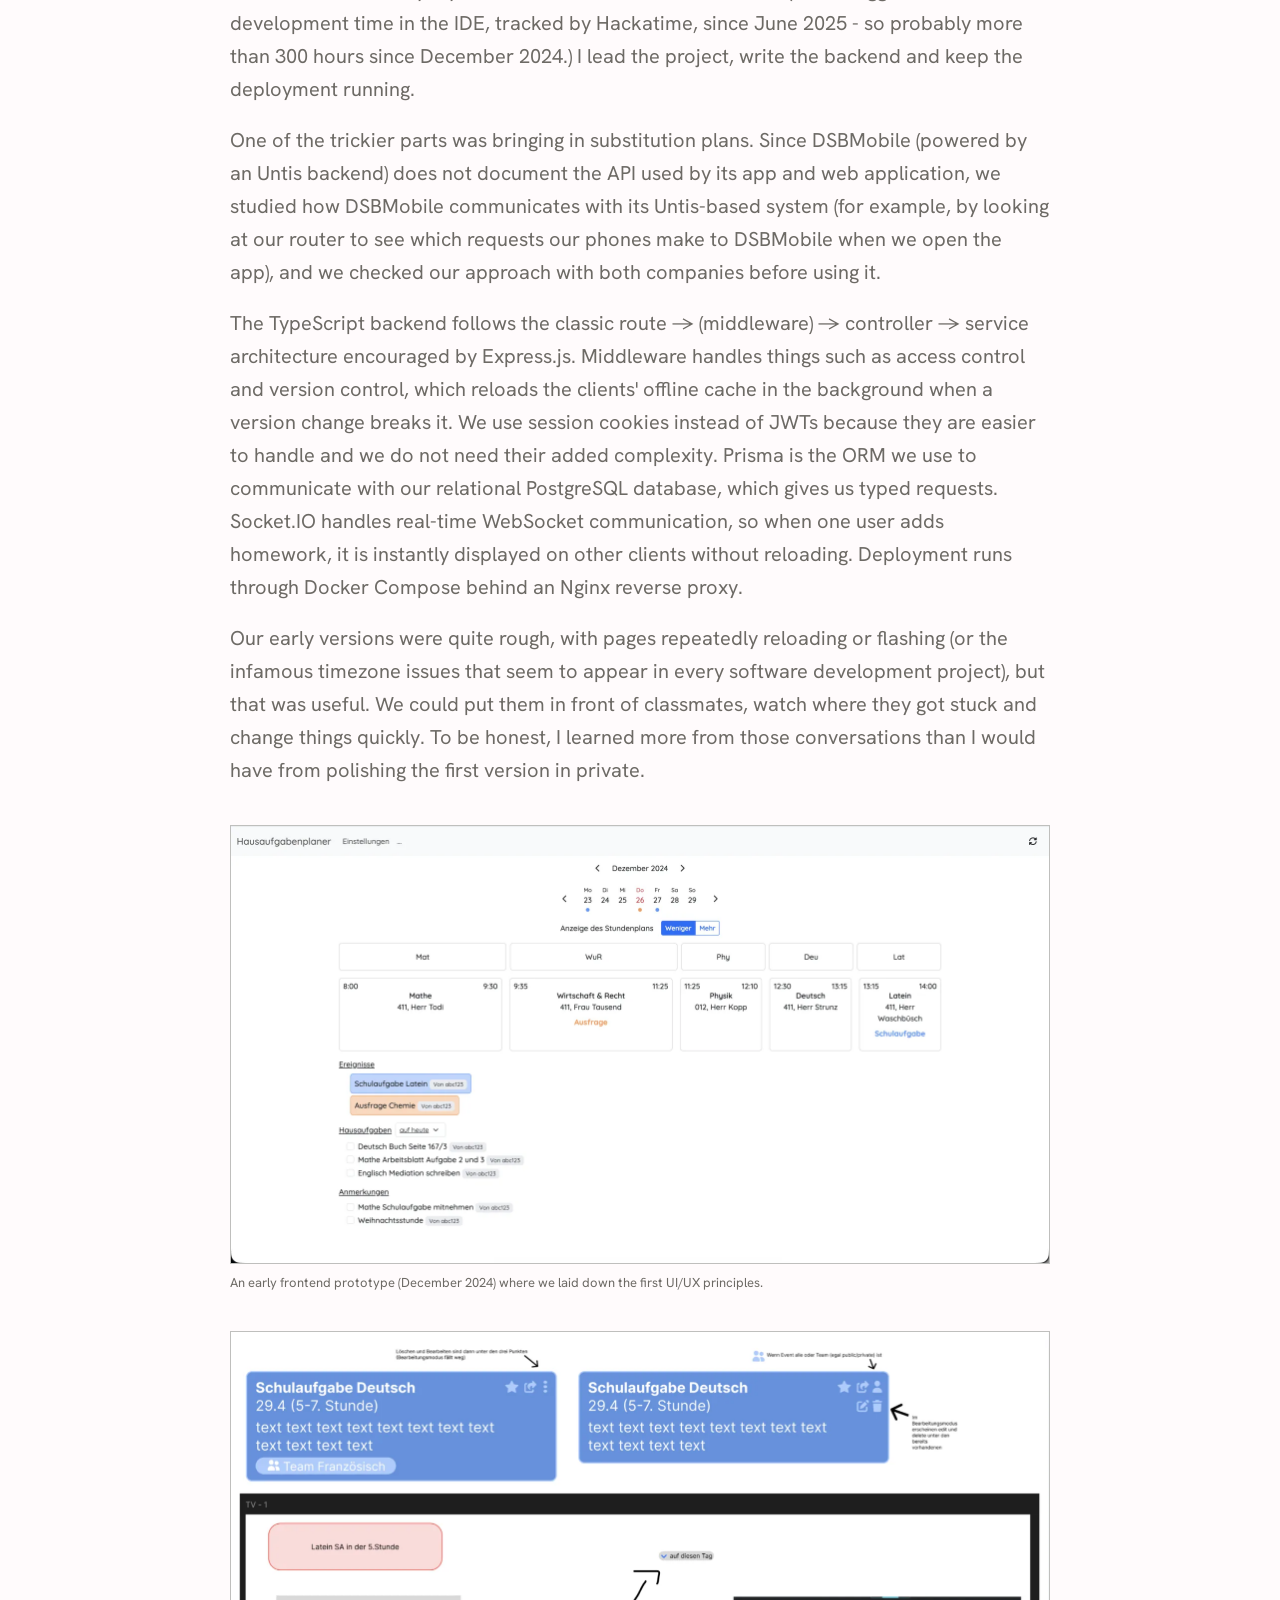
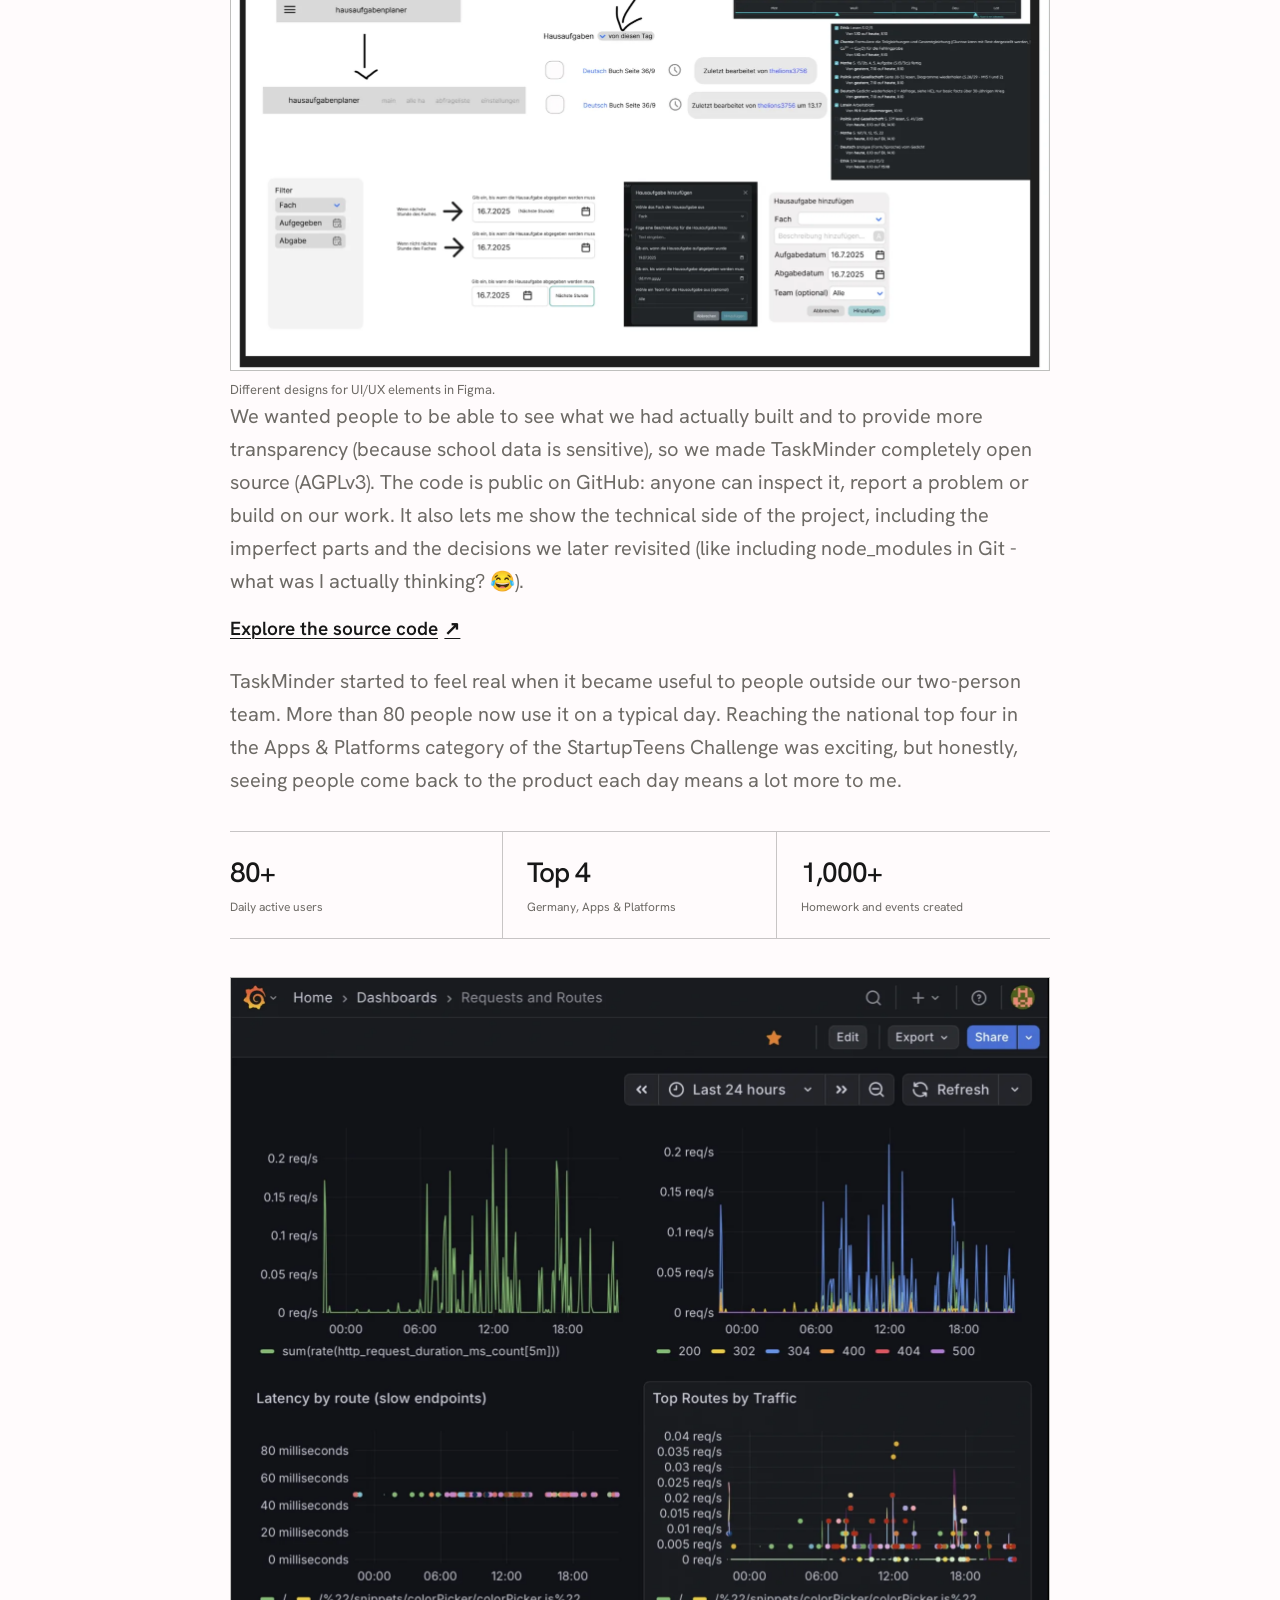
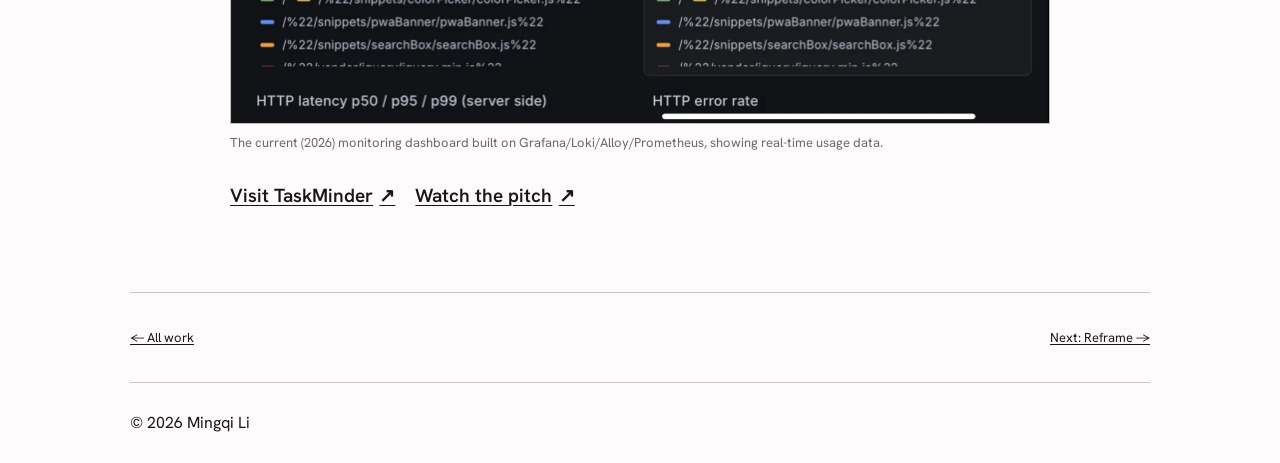
<file: projects/taskminder.html>
<!DOCTYPE html>
<html lang="en">
<head>
  <meta charset="utf-8">
  <meta name="viewport" content="width=device-width, initial-scale=1">
  <title>TaskMinder - Mingqi Li</title>
  <meta name="description" content="How a nearly empty homework planner became TaskMinder, an open-source school platform used by more than 80 people daily.">
  <link rel="canonical" href="https://mingqi.li/projects/taskminder.html">
  <link rel="preconnect" href="https://fonts.googleapis.com">
  <link rel="preconnect" href="https://fonts.gstatic.com" crossorigin>
  <link href="https://fonts.googleapis.com/css2?family=Hanken+Grotesk:wght@400;500;600;700&amp;display=swap" rel="stylesheet">
  <link rel="stylesheet" href="../css/design-system.css">
  <link rel="stylesheet" href="../css/site.css">
</head>
<body class="project-page taskminder-page">
  <nav class="site-nav">
    <div class="wrap nav-inner">
      <a class="brand" href="/">Mingqi Li</a>
      <div class="nav-links"><a href="../about/">About</a><a href="../contact/">Contact</a></div>
    </div>
  </nav>

  <main>
    <header class="project-hero">
      <div class="wrap project-hero-grid">
        <div class="project-hero-title">
          <p class="mono-label">Product / Backend</p>
          <h1>TaskMinder</h1>
          <p class="project-deck project-deck--intro">My class kept missing homework and exams because the information was everywhere. TaskMinder is our attempt to fix that.</p>
        </div>
        <div>
          <dl class="project-facts">
            <div><dt>Role</dt><dd>Co-founder &amp; team lead · Backend · DevOps</dd></div>
            <div><dt>Timeline</dt><dd>Dec 2024 - ongoing</dd></div>
            <div><dt>Team</dt><dd>Two co-founders</dd></div>
            <div><dt>Code</dt><dd>Open source (AGPLv3) on GitHub</dd></div>
          </dl>
        </div>
      </div>
    </header>

    <figure class="case-cover">
      <img src="../assets/taskminder/cover.webp" alt="TaskMinder shown across three mobile screens" width="1600" height="1100">
      <figcaption>TaskMinder keeps the things we need for school - homework, exams, files and timetable changes - in one place.</figcaption>
    </figure>

    <div class="wrap case-study">
      <section class="case-narrative" aria-label="The TaskMinder story">
        <div class="case-copy narrative-chapter">
          <h2>We were not ignoring our homework. Most of the time, we did not know it existed.</h2>
          <p>In late 2024, almost no homework was getting done in my class. Tasks were passed around verbally. Files were stored in different places (from files hidden in endless Google Drive folders to shared iCloud albums (!?) - yes, that existed &#128128;), and the date of the next exam was buried in a brief conversation under numerous memes in our WhatsApp class chat. My old homework planner tells the story pretty well: entire weeks from early October onward are simply empty.</p>
          <p>I first thought people were simply forgetting to write things down because we often had to change classrooms, leaving little time to write down our assignments properly. But then I looked at my own planner and realised I was doing exactly the same thing. The problem was therefore not a lack of motivation: information was simply too scattered, easy to miss and hard to find again.</p>
        </div>

        <div class="case-copy narrative-chapter">
          <p>So we thought: "What if we had one homework planner for our whole class? Then everybody could see the homework in one place and never have to ask again." We looked at existing solutions first. Untis was the most compelling one, but they only distributed their app to schools, and our school didn't have it. (We had the Untis backend for substitution planning only - more on that later.)</p>
          <p>So we built the first version for ourselves from the ground up. I wanted to open one page before school and immediately know what was due, whether anything had changed and where the file I needed was.</p>
          <p>That's basically the idea behind TaskMinder: homework, exams, events, class files and substitution plans together.</p>
          <div class="story-grid story-grid--product" aria-label="TaskMinder product screenshots">
            <div class="story-column">
              <figure class="story-media">
                <img src="../assets/taskminder/dashboard.webp" alt="View of the main dashboard of TaskMinder" width="1640" height="875" loading="lazy">
                <figcaption>The dashboard puts upcoming work and changes first.</figcaption>
              </figure>
              <figure class="story-media">
                <img src="../assets/taskminder/file-viewer.webp" alt="In-browser viewer showing an uploaded photo with a description field, download and open-in-new-tab options" width="1198" height="1834" loading="lazy">
                <figcaption>A dedicated in-browser file viewer for a wide range of supported file types, with a download option.</figcaption>
              </figure>
            </div>
            <div class="story-column">
              <figure class="story-media">
                <img src="../assets/taskminder/class-settings.webp" alt="Class settings page with class code, invite link, QR code and class member management" width="1546" height="1358" loading="lazy">
                <figcaption>Class settings with a way to refresh the class code and organise class members.</figcaption>
              </figure>
              <figure class="story-media">
                <img src="../assets/taskminder/add-homework.webp" alt="Example modal when adding homework with team selection and automatic suggestions" width="1514" height="1410" loading="lazy">
                <figcaption>Adding homework (or an event) is quick and easy with autofill (an automatic due date and team selection based on the next lesson) wherever possible.</figcaption>
              </figure>
            </div>
          </div>
        </div>

        <div class="case-copy narrative-chapter">
          <p>TaskMinder is built by my co-founder and me in our free time. (We've logged 211 hours of development time in the IDE, tracked by Hackatime, since June 2025 - so probably more than 300 hours since December 2024.) I lead the project, write the backend and keep the deployment running.</p>
          <p>One of the trickier parts was bringing in substitution plans. Since DSBMobile (powered by an Untis backend) does not document the API used by its app and web application, we studied how DSBMobile communicates with its Untis-based system (for example, by looking at our router to see which requests our phones make to DSBMobile when we open the app), and we checked our approach with both companies before using it.</p>
          <p>The TypeScript backend follows the classic route → (middleware) → controller → service architecture encouraged by Express.js. Middleware handles things such as access control and version control, which reloads the clients' offline cache in the background when a version change breaks it. We use session cookies instead of JWTs because they are easier to handle and we do not need their added complexity. Prisma is the ORM we use to communicate with our relational PostgreSQL database, which gives us typed requests. Socket.IO handles real-time WebSocket communication, so when one user adds homework, it is instantly displayed on other clients without reloading. Deployment runs through Docker Compose behind an Nginx reverse proxy.</p>
          <p>Our early versions were quite rough, with pages repeatedly reloading or flashing (or the infamous timezone issues that seem to appear in every software development project), but that was useful. We could put them in front of classmates, watch where they got stuck and change things quickly. To be honest, I learned more from those conversations than I would have from polishing the first version in private.</p>

          <figure class="story-media story-media--wide">
            <img src="../assets/taskminder/early-prototype.webp" alt="An early frontend prototype (December 2024) with the first UI/UX principles in place" width="1640" height="876" loading="lazy">
            <figcaption>An early frontend prototype (December 2024) where we laid down the first UI/UX principles.</figcaption>
          </figure>
          <figure class="story-media story-media--wide">
            <img src="../assets/taskminder/design-explorations.webp" alt="Different UI/UX design explorations for TaskMinder in Figma" width="1640" height="1279" loading="lazy">
            <figcaption>Different designs for UI/UX elements in Figma.</figcaption>
          </figure>
          <p>We wanted people to be able to see what we had actually built and to provide more transparency (because school data is sensitive), so we made TaskMinder completely open source (AGPLv3). The code is public on GitHub: anyone can inspect it, report a problem or build on our work. It also lets me show the technical side of the project, including the imperfect parts and the decisions we later revisited (like including node_modules in Git - what was I actually thinking? &#128514;).</p>
          <a class="text-link" href="https://github.com/TaskMinder/TaskMinder" target="_blank" rel="noopener">Explore the source code</a>
        </div>

        <div class="case-copy narrative-chapter narrative-chapter--results">
          <p>TaskMinder started to feel real when it became useful to people outside our two-person team. More than 80 people now use it on a typical day. Reaching the national top four in the Apps &amp; Platforms category of the StartupTeens Challenge was exciting, but honestly, seeing people come back to the product each day means a lot more to me.</p>
          <div class="result-strip">
            <div class="result"><strong>80+</strong><span>Daily active users</span></div>
            <div class="result"><strong>Top 4</strong><span>Germany, Apps &amp; Platforms</span></div>
            <div class="result"><strong>1,000+</strong><span>Homework and events created</span></div>
          </div>

          <figure class="story-media story-media--wide">
            <img src="../assets/taskminder/usage-monitoring.webp" alt="TaskMinder usage monitoring dashboard" width="1640" height="1494" loading="lazy">
            <figcaption>The current (2026) monitoring dashboard built on Grafana/Loki/Alloy/Prometheus, showing real-time usage data.</figcaption>
          </figure>

          <div class="case-links">
            <a class="text-link" href="https://taskminder.de" target="_blank" rel="noopener">Visit TaskMinder</a>
            <a class="text-link" href="https://youtu.be/gtORHgRzmz8" target="_blank" rel="noopener">Watch the pitch</a>
          </div>
        </div>
      </section>

      <nav class="case-nav" aria-label="Project navigation">
        <a href="../index.html#work">← All work</a>
        <a href="reframe.html">Next: Reframe →</a>
      </nav>
    </div>
  </main>

  <footer class="footer">
    <div class="wrap footer-inner"><span>© 2026 Mingqi Li</span></div>
  </footer>
</body>
</html>
</file>
<file: css/design-system.css>
:root {
  --paper: #fffbfc;
  --paper-deep: #f4f4f2;
  --ink: #171717;
  --muted: #6d6a65;
  --line: rgba(23, 23, 23, 0.24);
  --line-soft: rgba(23, 23, 23, 0.12);
  --accent: #2447ff;
  --font-sans: "Hanken Grotesk", "Helvetica Neue", Arial, sans-serif;
  --font-mono: var(--font-sans);
  --page: 1180px;
  --gutter: clamp(20px, 4vw, 52px);
  --ease: cubic-bezier(.22, 1, .36, 1);
}

* {
  box-sizing: border-box;
}

html {
  scroll-behavior: smooth;
}

body {
  margin: 0;
  color: var(--ink);
  background: var(--paper);
  font-family: var(--font-sans);
  -webkit-font-smoothing: antialiased;
  text-rendering: optimizeLegibility;
}

body::before {
  content: none;
}

a {
  color: inherit;
  text-underline-offset: .18em;
  text-decoration-thickness: 1px;
}

img,
svg {
  display: block;
  max-width: 100%;
}

img {
  height: auto;
}

button,
input,
textarea {
  font: inherit;
}

::selection {
  color: #fff;
  background: var(--accent);
}

:focus-visible {
  outline: 2px solid var(--accent);
  outline-offset: 4px;
}

.wrap {
  width: min(100%, calc(var(--page) + 2 * var(--gutter)));
  margin-inline: auto;
  padding-inline: var(--gutter);
}

.mono-label {
  margin: 0;
  color: var(--muted);
  font-family: var(--font-mono);
  font-size: 15px;
  line-height: 1.45;
  letter-spacing: .08em;
  text-transform: uppercase;
}

.text-link {
  display: inline-flex;
  gap: .4rem;
  align-items: center;
  font-size: 19px;
  font-weight: 600;
}

.text-link::after {
  content: "↗";
  transition: transform .2s var(--ease);
}

.text-link:hover::after {
  transform: translate(3px, -3px);
}

@media (prefers-reduced-motion: reduce) {
  html {
    scroll-behavior: auto;
  }

  *,
  *::before,
  *::after {
    scroll-behavior: auto !important;
    transition-duration: .001ms !important;
    animation-duration: .001ms !important;
  }
}
</file>
<file: css/site.css>
/* Editorial portfolio layout */

.site-nav {
  position: relative;
  z-index: 20;
}

.nav-inner {
  display: flex;
  min-height: 84px;
  align-items: center;
  justify-content: space-between;
  border-bottom: 1px solid var(--line);
}

.brand {
  font-size: 14px;
  font-weight: 650;
}

.brand,
.nav-links a {
  text-decoration: none;
}

.nav-links {
  display: flex;
  gap: clamp(18px, 3vw, 36px);
  align-items: center;
}

.nav-links a {
  font-size: 13px;
}

.nav-links a:hover,
.brand:hover {
  text-decoration: underline;
}

.hero {
  padding-block: clamp(64px, 11vw, 150px) clamp(66px, 9vw, 112px);
}

.hero-grid {
  display: grid;
  grid-template-columns: minmax(0, 1.2fr) minmax(260px, .8fr);
  gap: clamp(48px, 10vw, 140px);
  align-items: end;
}

.hero-kicker {
  margin-bottom: 22px;
}

.hero h1 {
  max-width: 790px;
  margin: 0;
  font-size: clamp(48px, 7.7vw, 100px);
  font-weight: 520;
  line-height: .94;
  letter-spacing: -.055em;
}

.hero h1 span {
  color: var(--muted);
}

.hero-intro {
  max-width: 440px;
}

.hero-intro > p:not(.mono-label) {
  margin: 0 0 28px;
  font-size: clamp(18px, 2vw, 24px);
  line-height: 1.28;
  letter-spacing: -.02em;
}

.hero-links {
  display: flex;
  flex-wrap: wrap;
  gap: 18px;
}

.proof-row {
  display: grid;
  grid-template-columns: repeat(3, 1fr);
  margin-top: clamp(54px, 8vw, 104px);
  border-top: 1px solid var(--line);
}

.proof {
  min-height: 112px;
  padding: 18px 24px 18px 0;
  border-right: 1px solid var(--line);
}

.proof + .proof {
  padding-left: 24px;
}

.proof:last-child {
  border-right: 0;
}

.proof strong {
  display: block;
  margin-bottom: 6px;
  font-size: clamp(26px, 3vw, 40px);
  font-weight: 520;
  line-height: 1;
  letter-spacing: -.04em;
}

.proof span {
  color: var(--muted);
  font-size: 13px;
}

.section {
  padding-block: clamp(72px, 10vw, 132px);
  border-top: 1px solid var(--line);
}

.section-heading {
  display: grid;
  grid-template-columns: minmax(140px, .55fr) 1.45fr;
  gap: 36px;
  margin-bottom: clamp(42px, 6vw, 76px);
}

.section-heading h2 {
  max-width: 780px;
  margin: 0;
  font-size: clamp(34px, 5vw, 64px);
  font-weight: 520;
  line-height: 1.02;
  letter-spacing: -.045em;
}

.project-grid {
  display: grid;
  grid-template-columns: repeat(2, minmax(0, 1fr));
  gap: clamp(44px, 6vw, 82px) clamp(20px, 3vw, 34px);
}

.project {
  min-width: 0;
}

.project-link {
  display: block;
  text-decoration: none;
}

.project-media {
  position: relative;
  overflow: hidden;
  aspect-ratio: 1.45 / 1;
  margin-bottom: 16px;
  border: 1px solid var(--line);
  background: var(--paper-deep);
}

.project-media img,
.project-media video {
  width: 100%;
  height: 100%;
  object-fit: cover;
  transition: transform .6s var(--ease), filter .4s ease;
}

.project-link:hover .project-media img,
.project-link:hover .project-media video {
  transform: scale(1.025);
  filter: contrast(1.04);
}

.project-topline {
  display: flex;
  gap: 18px;
  justify-content: space-between;
  margin-bottom: 9px;
}

.project h3 {
  margin: 0;
  font-size: clamp(22px, 2.4vw, 31px);
  font-weight: 540;
  line-height: 1.1;
  letter-spacing: -.03em;
}

.project p {
  max-width: 54ch;
  margin: 0;
  color: var(--muted);
  font-size: 14px;
  line-height: 1.45;
}

.project-meta {
  margin-bottom: 8px;
}

.profile-grid {
  display: grid;
  grid-template-columns: minmax(240px, .72fr) minmax(0, 1.28fr);
  gap: clamp(36px, 8vw, 120px);
  align-items: start;
}

.portrait-placeholder {
  border: 1px solid var(--line);
  background: var(--paper-deep);
}

.portrait-placeholder img {
  width: 100%;
}

.profile-copy .statement {
  max-width: 760px;
  margin: 0 0 clamp(44px, 6vw, 72px);
  font-size: clamp(30px, 4.2vw, 56px);
  font-weight: 510;
  line-height: 1.08;
  letter-spacing: -.04em;
}

.profile-notes {
  display: grid;
  grid-template-columns: repeat(2, minmax(0, 1fr));
  gap: 32px;
}

.profile-notes p {
  margin: 0;
  color: var(--muted);
  font-size: 15px;
  line-height: 1.6;
}

.editorial-list {
  border-top: 1px solid var(--ink);
}

.list-row {
  display: grid;
  grid-template-columns: minmax(180px, .85fr) minmax(0, 1.25fr) minmax(100px, .4fr);
  gap: 28px;
  padding-block: 20px;
  border-bottom: 1px solid var(--line);
}

.list-row h3,
.list-row p {
  margin: 0;
}

.list-row h3 {
  font-size: 16px;
  font-weight: 600;
}

.list-row p {
  color: var(--muted);
  font-size: 14px;
  line-height: 1.5;
}

.list-row .year {
  text-align: right;
  font-family: var(--font-mono);
  font-size: 10px;
  line-height: 1.5;
}

.split-lists {
  display: grid;
  grid-template-columns: repeat(2, minmax(0, 1fr));
  gap: clamp(42px, 8vw, 110px);
}

.split-list h3 {
  margin: 0 0 20px;
  font-size: 14px;
  font-weight: 600;
}

.small-row {
  display: grid;
  grid-template-columns: 1fr auto;
  gap: 20px;
  padding-block: 15px;
  border-top: 1px solid var(--line);
}

.small-row:last-child {
  border-bottom: 1px solid var(--line);
}

.small-row strong {
  display: block;
  margin-bottom: 3px;
  font-size: 14px;
}

.small-row span {
  color: var(--muted);
  font-size: 12px;
}

.small-row time {
  font-family: var(--font-mono);
  font-size: 10px;
  white-space: nowrap;
}

.tools-line {
  max-width: 950px;
  margin: clamp(50px, 7vw, 80px) 0 0;
  font-size: clamp(21px, 3vw, 34px);
  line-height: 1.45;
  letter-spacing: -.025em;
}

.tools-line span {
  color: var(--muted);
}

.contact {
  padding-block: clamp(80px, 12vw, 160px);
  color: #f5f2ec;
  background: var(--ink);
}

.contact-grid {
  display: grid;
  grid-template-columns: minmax(0, 1.3fr) minmax(230px, .7fr);
  gap: 44px;
  align-items: end;
}

.contact h2 {
  max-width: 820px;
  margin: 0;
  font-size: clamp(48px, 8vw, 106px);
  font-weight: 500;
  line-height: .92;
  letter-spacing: -.06em;
}

.contact-side p {
  max-width: 36ch;
  margin: 0 0 26px;
  color: rgba(255,255,255,.62);
  font-size: 15px;
  line-height: 1.55;
}

.contact-side a {
  color: #fff;
}

.footer {
  color: #f5f2ec;
  background: var(--ink);
}

.footer-inner {
  display: flex;
  min-height: 86px;
  gap: 24px;
  align-items: center;
  justify-content: space-between;
  border-top: 1px solid rgba(255,255,255,.22);
  font-family: var(--font-mono);
  font-size: 10px;
  text-transform: none;
}

.footer-links {
  display: flex;
  gap: 24px;
}

/* Project pages */
.project-hero {
  padding-block: clamp(70px, 9vw, 120px) clamp(54px, 7vw, 88px);
}

.project-hero-grid {
  display: grid;
  grid-template-columns: minmax(0, 1.25fr) minmax(250px, .75fr);
  gap: clamp(40px, 9vw, 130px);
  align-items: end;
}

.project-hero h1 {
  margin: 18px 0 0;
  font-size: clamp(56px, 10vw, 132px);
  font-weight: 500;
  line-height: .88;
  letter-spacing: -.065em;
}

.project-deck {
  margin: 0 0 32px;
  font-size: clamp(20px, 2.2vw, 27px);
  line-height: 1.25;
  letter-spacing: -.025em;
}

.project-facts {
  display: grid;
  gap: 10px;
  margin: 0;
}

.project-facts div {
  display: grid;
  grid-template-columns: 88px 1fr;
  gap: 18px;
  padding-top: 10px;
  border-top: 1px solid var(--line);
}

.project-facts dt {
  color: var(--muted);
  font-family: var(--font-mono);
  font-size: 9px;
  letter-spacing: .06em;
  text-transform: uppercase;
}

.project-facts dd {
  margin: 0;
  font-size: 13px;
}

.case-cover {
  margin: 0;
  border-block: 1px solid var(--line);
  background: var(--paper-deep);
}

.case-cover img,
.case-cover video {
  display: block;
  width: 100%;
  max-height: 800px;
}

.case-cover figcaption {
  padding: 14px var(--gutter) 15px;
  border-top: 1px solid var(--line);
  color: var(--muted);
  font-size: 14px;
  line-height: 1.5;
}

.case-cover--video {
  overflow: hidden;
}

.case-cover--video video {
  object-fit: cover;
  transform: scale(1.16);
  transform-origin: center;
}

.case-study {
  padding-block: clamp(72px, 10vw, 132px);
}

.case-section {
  display: grid;
  grid-template-columns: minmax(150px, .48fr) minmax(0, 1.52fr);
  gap: clamp(30px, 7vw, 92px);
  padding-block: clamp(54px, 7vw, 84px);
  border-top: 1px solid var(--line);
}

.case-section:first-child {
  padding-top: 0;
  border-top: 0;
}

.case-copy {
  max-width: 760px;
}

.case-copy h2 {
  margin: 0 0 22px;
  font-size: clamp(32px, 4.3vw, 56px);
  font-weight: 520;
  line-height: 1.04;
  letter-spacing: -.045em;
}

.case-copy p,
.case-copy li {
  color: var(--muted);
  font-size: 17px;
  line-height: 1.65;
}

.case-copy p {
  margin: 0 0 18px;
}

.case-copy ul {
  margin: 0;
  padding-left: 20px;
}

.case-copy li + li {
  margin-top: 10px;
}

.case-copy strong {
  color: var(--ink);
}

.case-narrative {
  max-width: 820px;
  margin-inline: auto;
}

.case-narrative .case-copy {
  max-width: none;
}

.narrative-chapter + .narrative-chapter {
  margin-top: 0;
}

.narrative-chapter + .narrative-chapter--results {
  margin-top: clamp(16px, 2vw, 24px);
  padding-top: 0;
}

.narrative-chapter h2 {
  font-weight: 600;
}

.narrative-chapter--results {
  padding-top: clamp(12px, 2vw, 24px);
}

.story-grid {
  display: grid;
  grid-template-columns: repeat(2, minmax(0, 1fr));
  gap: 24px;
  margin-top: 38px;
}

.story-media {
  min-width: 0;
  margin: 0;
}

.story-media--wide {
  margin-top: 38px;
}

.story-grid--product {
  align-items: start;
}

.story-column {
  display: flex;
  min-width: 0;
  flex-direction: column;
  gap: 24px;
}

.story-media > img,
.story-media > a > img {
  width: 100%;
  height: auto;
  border: 1px solid var(--line);
  background: var(--paper-deep);
}

.story-placeholder {
  display: flex;
  min-height: 300px;
  padding: clamp(22px, 4vw, 38px);
  flex-direction: column;
  justify-content: flex-end;
  border: 1px solid var(--line);
  background:
    linear-gradient(135deg, transparent 0 49.8%, var(--line-soft) 50%, transparent 50.2%),
    linear-gradient(45deg, transparent 0 49.8%, var(--line-soft) 50%, transparent 50.2%),
    var(--paper-deep);
}

.story-placeholder--screen {
  min-height: 260px;
  background:
    linear-gradient(var(--line-soft) 1px, transparent 1px),
    linear-gradient(90deg, var(--line-soft) 1px, transparent 1px),
    var(--paper-deep);
  background-size: 28px 28px;
}

.story-placeholder .mono-label {
  margin-bottom: 8px;
  font-size: 11px;
}

.story-placeholder strong {
  font-size: clamp(20px, 2.7vw, 30px);
  font-weight: 520;
  line-height: 1.1;
  letter-spacing: -.03em;
}

.story-placeholder p {
  max-width: 44ch;
  margin: 8px 0 0;
  color: var(--muted);
  font-size: 13px;
  line-height: 1.45;
}

.story-media figcaption {
  margin-top: 10px;
  color: var(--muted);
  font-size: 13px;
  line-height: 1.45;
}

.media-block {
  margin: clamp(44px, 6vw, 72px) 0 0;
}

.media-placeholder {
  display: grid;
  min-height: clamp(320px, 48vw, 650px);
  padding: clamp(22px, 4vw, 46px);
  place-items: center;
  border: 1px solid var(--line);
  background:
    linear-gradient(var(--line-soft) 1px, transparent 1px),
    linear-gradient(90deg, var(--line-soft) 1px, transparent 1px),
    var(--paper-deep);
  background-size: 32px 32px;
}

.media-placeholder-inner {
  max-width: 520px;
  padding: 28px;
  text-align: center;
  background: rgba(243,240,235,.88);
  border: 1px solid var(--line);
}

.media-placeholder strong {
  display: block;
  margin: 12px 0 8px;
  font-size: clamp(22px, 3vw, 36px);
  font-weight: 520;
  letter-spacing: -.03em;
}

.media-placeholder p {
  margin: 0;
  color: var(--muted);
  font-size: 13px;
  line-height: 1.5;
}

.media-caption {
  display: flex;
  gap: 24px;
  justify-content: space-between;
  margin-top: 10px;
  color: var(--muted);
  font-family: var(--font-mono);
  font-size: 9px;
  line-height: 1.5;
  text-transform: uppercase;
}

.result-strip {
  display: grid;
  grid-template-columns: repeat(3, minmax(0, 1fr));
  margin-top: 34px;
  border-block: 1px solid var(--line);
}

.result {
  padding: 22px 24px 22px 0;
  border-right: 1px solid var(--line);
}

.result + .result {
  padding-left: 24px;
}

.result:last-child {
  border-right: 0;
}

.result strong {
  display: block;
  margin-bottom: 5px;
  font-size: clamp(22px, 3vw, 36px);
  font-weight: 520;
  letter-spacing: -.035em;
}

.result span {
  color: var(--muted);
  font-size: 12px;
}

.case-links {
  display: flex;
  flex-wrap: wrap;
  gap: 20px;
  margin-top: 30px;
}

.case-nav {
  display: flex;
  gap: 24px;
  justify-content: space-between;
  padding-block: 28px;
  border-top: 1px solid var(--line);
}

.case-nav a {
  font-size: 13px;
}

@media (max-width: 760px) {
  .nav-inner {
    min-height: 70px;
  }

  .nav-links a:not(:last-child) {
    display: none;
  }

  .hero-grid,
  .project-hero-grid,
  .contact-grid {
    grid-template-columns: 1fr;
    align-items: start;
  }

  .hero {
    padding-top: 72px;
  }

  .hero h1 {
    font-size: clamp(48px, 15vw, 78px);
  }

  .proof-row {
    grid-template-columns: 1fr;
  }

  .proof,
  .proof + .proof {
    min-height: auto;
    padding: 18px 0;
    border-right: 0;
    border-bottom: 1px solid var(--line);
  }

  .section-heading,
  .case-section {
    grid-template-columns: 1fr;
    gap: 18px;
  }

  .project-grid,
  .profile-grid,
  .profile-notes,
  .split-lists,
  .story-grid {
    grid-template-columns: 1fr;
  }

  .story-grid--product .story-column {
    display: contents;
  }

  .project-grid {
    gap: 52px;
  }

  .portrait-placeholder {
    max-width: 430px;
  }

  .list-row {
    grid-template-columns: 1fr auto;
    gap: 7px 20px;
  }

  .list-row p {
    grid-column: 1 / -1;
    grid-row: 2;
  }

  .result-strip {
    grid-template-columns: 1fr;
  }

  .result,
  .result + .result {
    padding: 18px 0;
    border-right: 0;
    border-bottom: 1px solid var(--line);
  }

  .result:last-child {
    border-bottom: 0;
  }

  .media-placeholder {
    min-height: 320px;
  }
}

@media (max-width: 440px) {
  .nav-links {
    gap: 16px;
  }

  .nav-links a {
    font-size: 12px;
  }

  .footer-inner {
    align-items: flex-start;
    flex-direction: column;
    justify-content: center;
  }
}

/* Homepage variant aligned closely with the supplied baseline reference. */
.baseline-home {
  --page: 1020px;
  --gutter: clamp(18px, 3vw, 32px);
  background: var(--paper);
}

.baseline-home::before {
  content: none;
}

.baseline-home .nav-inner {
  min-height: 84px;
  border-bottom: 0;
}

.baseline-home .brand,
.baseline-home .nav-links a {
  font-size: 22px;
  font-weight: 500;
  text-decoration: underline;
  text-decoration-thickness: .75px;
}

.baseline-home .nav-links {
  gap: 14px;
}

.baseline-intro {
  padding: 40px 0 44px;
}

.intro-grid {
  display: grid;
  grid-template-columns: repeat(2, minmax(0, 1fr));
  gap: 28px;
}

.intro-title,
.intro-side p {
  max-width: 38ch;
  margin: 0 0 18px;
  font-size: 24px;
  line-height: 1.16;
  letter-spacing: -.012em;
}

.intro-side {
  display: flex;
  align-items: flex-start;
  flex-direction: column;
  justify-content: flex-end;
  padding-bottom: 1px;
}

.intro-side p {
  color: var(--muted);
  font-size: 20px;
  line-height: 1.35;
  letter-spacing: 0;
}

.baseline-link {
  font-size: 20px;
  font-weight: 500;
}

.baseline-work {
  padding: 24px 0 64px;
}

.baseline-section-label {
  margin: 0 0 11px;
  color: var(--ink);
  font-family: var(--font-mono);
  font-size: 14px;
  line-height: 1.4;
  letter-spacing: .04em;
  text-transform: uppercase;
}

.baseline-footer .baseline-section-label::after {
  content: " ↗";
}

.baseline-work > .wrap > .baseline-section-label {
  margin-bottom: 22px;
  font-size: 14px;
  font-weight: 700;
}

.baseline-home .project-grid {
  gap: 42px 32px;
}

.work-header {
  display: flex;
  align-items: flex-start;
  justify-content: space-between;
  gap: 16px;
  margin-bottom: 22px;
}

.work-header .baseline-section-label {
  margin: 0;
  font-size: 14px;
  font-weight: 700;
}

.baseline-work .more-projects::after {
  content: " ↗";
}

.projects-title {
  margin: 0 0 32px;
  font-size: clamp(40px, 4.2vw, 56px);
  font-weight: 500;
  line-height: 1.08;
  letter-spacing: -.03em;
}

.baseline-home .project-media {
  aspect-ratio: 1.48 / 1;
  margin-bottom: 14px;
  border-color: rgba(23, 23, 23, .3);
}

.baseline-home .project-media--top img {
  object-position: top center;
}

.baseline-home .project-topline {
  justify-content: flex-start;
  margin-bottom: 5px;
}

.baseline-home .project h2 {
  margin: 0;
  color: var(--ink);
  font-size: 14px;
  font-weight: 550;
  line-height: 1.2;
  text-transform: uppercase;
}

.baseline-home .project-meta {
  margin: 0 0 14px;
  color: var(--muted);
  font-family: var(--font-sans);
  font-size: 14px;
  line-height: 1.4;
  letter-spacing: 0;
  text-transform: uppercase;
}

.baseline-home .project p:not(.project-meta) {
  max-width: 58ch;
  margin: 0;
  color: var(--muted);
  font-size: 17px;
  line-height: 1.4;
}

.baseline-home .project-link:hover .project-media img,
.baseline-home .project-link:hover .project-media video {
  transform: none;
}

.baseline-about {
  padding: 72px 0 56px;
}

.about-text-grid {
  display: grid;
  grid-template-columns: repeat(2, minmax(0, 1fr));
  gap: clamp(42px, 9vw, 96px);
}

.about-statement {
  max-width: 19ch;
  margin: 0;
  font-size: clamp(38px, 3.7vw, 46px);
  font-weight: 450;
  line-height: 1.06;
  letter-spacing: -.035em;
}

.about-detail {
  padding-top: 3px;
}

.about-detail p {
  max-width: 40ch;
  margin: 0 0 16px;
  font-size: 20px;
  line-height: 1.5;
}

.about-detail .baseline-link::after,
.record-grid .baseline-link::after {
  content: " ↗";
}

.baseline-record {
  padding: 56px 0 64px;
}

.record-grid,
.footer-grid {
  display: grid;
  grid-template-columns: repeat(2, minmax(0, 1fr));
  gap: 24px;
}

.compact-list {
  border-top: 1px solid var(--line);
}

.compact-list > div {
  display: flex;
  flex-direction: column;
  gap: 2px;
  padding: 13px 0;
  border-bottom: 1px solid var(--line-soft);
}

.compact-list strong,
.compact-list span {
  font-size: 17px;
  line-height: 1.45;
}

.compact-list strong {
  font-weight: 550;
}

.compact-list span {
  color: var(--muted);
}

.recognition-group .compact-list > div {
  display: grid;
  grid-template-columns: minmax(0, 1.1fr) minmax(0, 1fr);
  gap: 24px;
  align-items: baseline;
}

.compact-list + .baseline-link {
  display: block;
  margin-top: 16px;
}

.baseline-footer {
  padding: 48px 0 36px;
}

.baseline-footer a {
  font-size: 21px;
  font-weight: 600;
}

.baseline-footer .baseline-section-label {
  font-size: 17px;
}

.baseline-copyright {
  margin-top: 42px;
  color: var(--muted);
  font-size: 18px;
}

@media (max-width: 620px) {
  .intro-grid,
  .about-text-grid,
  .record-grid {
    grid-template-columns: 1fr;
  }

  .intro-side {
    padding-top: 0;
  }

  .baseline-home .project-grid {
    grid-template-columns: 1fr;
  }

  .baseline-intro {
    padding-top: 36px;
  }

  .about-statement {
    font-size: 38px;
  }

  .recognition-group .compact-list > div {
    display: flex;
    gap: 2px;
  }

  .compact-list span {
    text-align: left;
  }
}

/* About page */
.about-main {
  padding-top: clamp(32px, 4vw, 48px);
  padding-bottom: clamp(112px, 14vw, 180px);
}

.about-main > * {
  max-width: 650px;
}

.about-eyebrow {
  margin: 0 0 34px;
  font-size: 15px;
  font-weight: 600;
  line-height: 1.4;
  text-transform: uppercase;
}

.about-main h1 {
  margin: 0 0 44px;
  font-size: clamp(40px, 4.2vw, 56px);
  font-weight: 500;
  line-height: 1.08;
  letter-spacing: -.035em;
}

.about-body p {
  margin: 0 0 24px;
  font-size: 20px;
  line-height: 1.5;
  letter-spacing: -.012em;
}

.about-page .baseline-footer {
  padding-top: 0;
}

.recognition-group + .recognition-group {
  margin-top: 46px;
}

.recognition-group .baseline-section-label {
  margin: 0 0 12px;
}

@media (max-width: 620px) {
  .about-main {
    padding-top: 28px;
    padding-bottom: 96px;
  }

  .about-main h1 {
    font-size: 38px;
  }

  .about-body p {
    font-size: 18px;
  }
}

/* Contact page */
.contact-main {
  padding-top: clamp(112px, 13vw, 170px);
  padding-bottom: clamp(170px, 20vw, 250px);
}

.contact-eyebrow {
  margin: 0 0 26px;
  font-size: 15px;
  font-weight: 600;
  line-height: 1.4;
  text-transform: uppercase;
}

.contact-links {
  display: flex;
  align-items: flex-start;
  flex-direction: column;
}

.contact-links a {
  font-size: 22px;
  font-weight: 500;
  line-height: 1.25;
}

.contact-page .baseline-footer {
  padding-top: 0;
}

@media (max-width: 620px) {
  .contact-main {
    padding-top: 76px;
    padding-bottom: 130px;
  }

  .contact-links a {
    font-size: 20px;
  }
}

/* Compact project pages that continue the baseline homepage proportions. */
.project-page {
  --page: 1020px;
  --gutter: clamp(18px, 3vw, 32px);
  background: var(--paper);
}

.project-page::before {
  content: none;
}

.project-page .nav-inner {
  min-height: 84px;
  border-bottom: 0;
}

.project-page .brand,
.project-page .nav-links a {
  font-size: 22px;
  font-weight: 500;
  text-decoration: underline;
  text-decoration-thickness: .75px;
}

.project-page .nav-links {
  gap: 14px;
}

.project-page .project-hero {
  padding: 52px 0 46px;
}

.project-page .project-hero-grid {
  grid-template-columns: repeat(2, minmax(0, 1fr));
  gap: clamp(42px, 8vw, 88px);
}

.project-page .project-hero h1 {
  margin-top: 13px;
  font-size: clamp(46px, 6.4vw, 70px);
  line-height: .94;
}

.project-page .project-deck {
  margin-bottom: 24px;
  font-size: 24px;
  line-height: 1.35;
}

.project-page .project-deck--intro {
  max-width: 27ch;
  margin: 22px 0 0;
  color: var(--muted);
  font-size: clamp(19px, 2.2vw, 24px);
}

.project-page .project-facts div {
  grid-template-columns: 72px 1fr;
  padding-top: 8px;
}

.project-page .project-facts dt {
  font-size: 14px;
}

.project-page .project-facts dd {
  font-size: 18px;
}

.project-page .case-cover {
  width: min(calc(100% - 2 * var(--gutter)), var(--page));
  margin-inline: auto;
  border: 1px solid var(--line);
}

.project-page .case-study {
  padding: 62px var(--gutter) 0;
}

.project-page .case-section {
  grid-template-columns: minmax(110px, .4fr) minmax(0, 1.6fr);
  gap: clamp(28px, 6vw, 66px);
  padding: 54px 0;
}

.project-page .case-copy h2 {
  margin-bottom: 18px;
  font-size: clamp(36px, 3.9vw, 48px);
}

.project-page .case-copy p,
.project-page .case-copy li {
  font-size: 20px;
  line-height: 1.65;
}

.project-page .media-block {
  margin-top: 38px;
}

.project-page .media-placeholder {
  min-height: clamp(280px, 38vw, 440px);
}

.project-page .media-placeholder strong {
  font-size: clamp(20px, 2.5vw, 28px);
}

.project-page .result strong {
  font-size: clamp(20px, 2.6vw, 28px);
}

.project-page .footer {
  color: var(--ink);
  background: transparent;
}

.project-page .footer-inner {
  min-height: 80px;
  border-top: 0;
  font-size: 16px;
}

.project-page .case-nav {
  margin-top: clamp(52px, 8vw, 84px);
  padding-block: clamp(28px, 4vw, 36px);
  border-bottom: 1px solid var(--line);
}

.reframe-page .case-cover {
  aspect-ratio: 16 / 9;
  overflow: hidden;
  background: #fff;
}

.reframe-page .case-cover img {
  height: 100%;
  object-fit: cover;
  object-position: top center;
}

.film-page .case-cover {
  background: #111;
}

.film-page .story-media--wide {
  margin-bottom: 38px;
}


@media (max-width: 620px) {
  .project-page .project-hero-grid,
  .project-page .case-section {
    grid-template-columns: 1fr;
  }

  .project-page .project-hero {
    padding-top: 34px;
  }

  .project-page .case-study {
    padding-top: 42px;
  }
}
</file>
